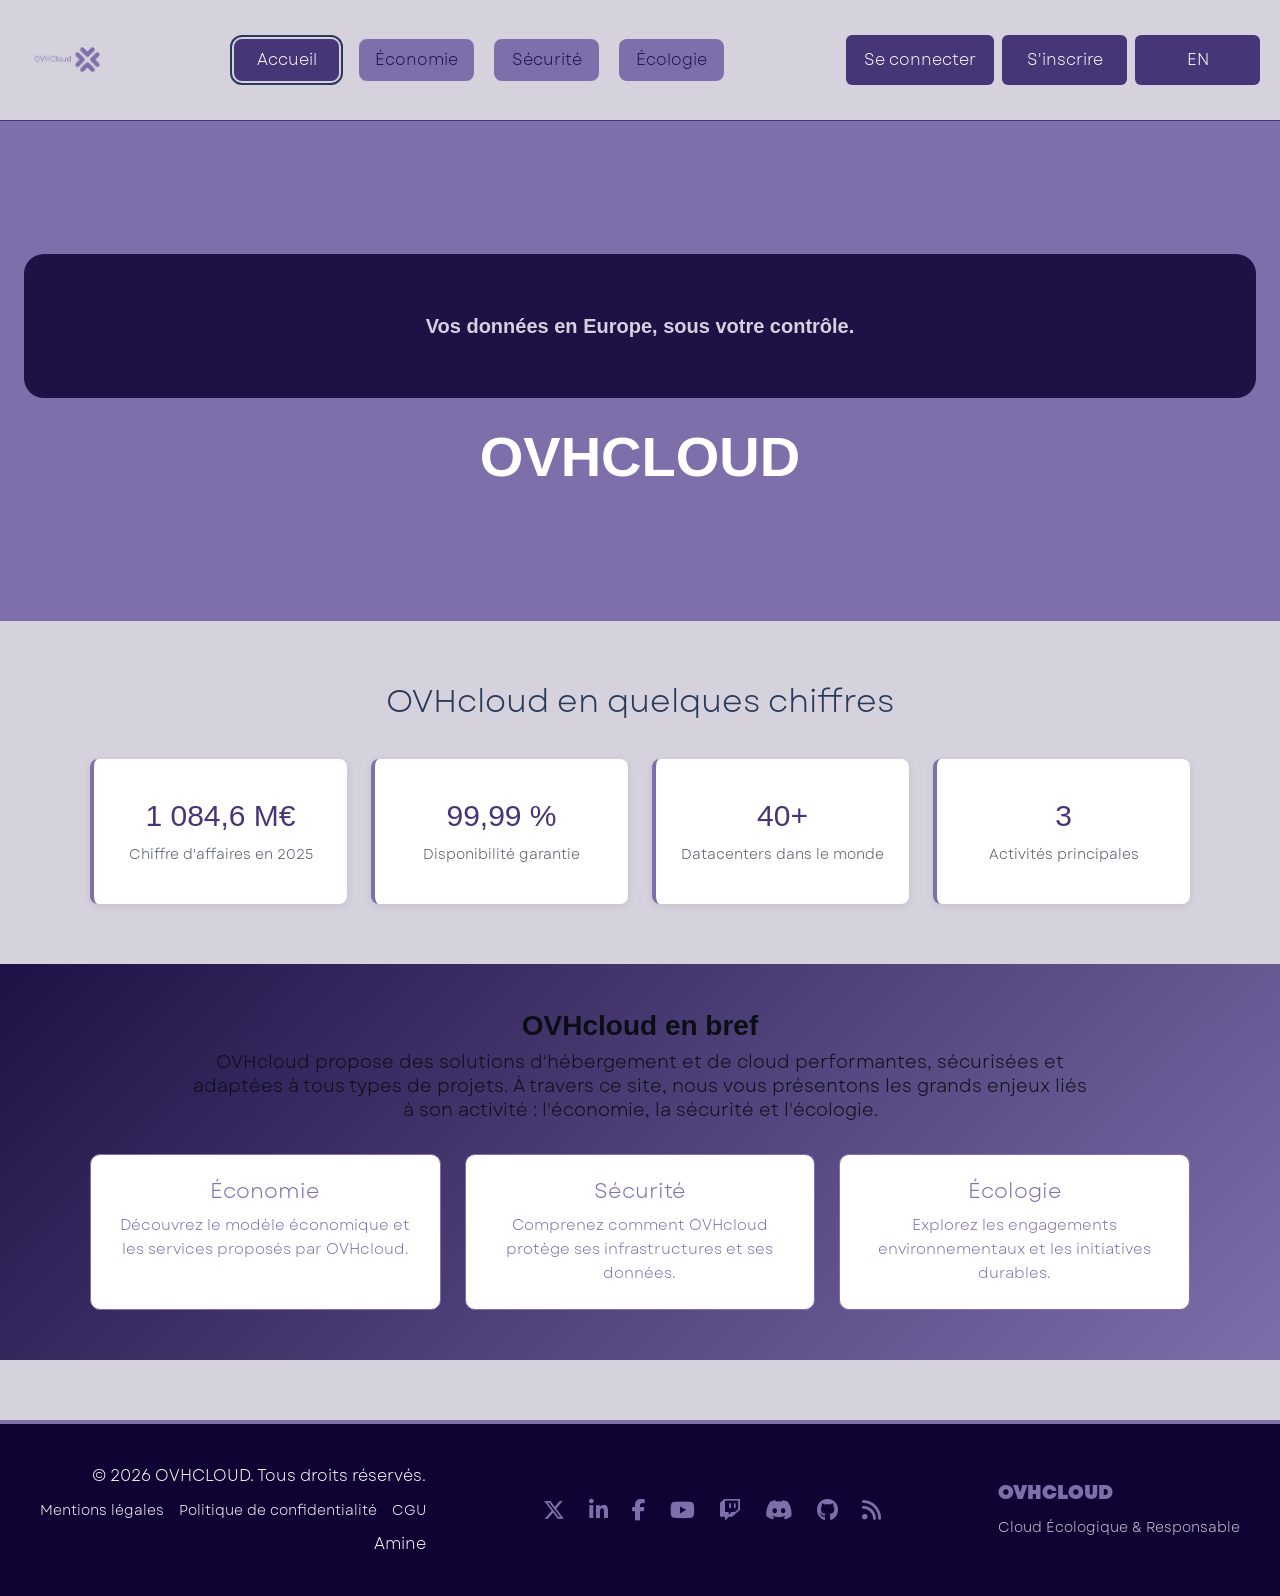
<file: index.html>
<!DOCTYPE html>
<html lang="fr">
<head>
    <meta charset="UTF-8">
    <meta name="viewport" content="width=device-width, initial-scale=1.0">
    <title>Page d'accueil</title>
    <link rel="stylesheet" href="index.css">
    <link rel="icon" type="image/x-icon" href="favicon.ico">
    <link rel="stylesheet" href="https://cdnjs.cloudflare.com/ajax/libs/font-awesome/6.5.2/css/all.min.css">
</head>
<body>
    <header class="site-header">
        <div class="header-container">
            <a class="logo" href="index.html" aria-label="Accueil - SAE S1 Groupe 14">
                <img class="logo-image" src="logo.png" alt="Logo du groupe 14">
            </a>

            <nav class="main-nav" aria-label="Navigation principale">
                <a class="active" href="index.html" aria-current="page">Accueil</a>
                <a href="economie.html">Économie</a>
                <a href="securite.html">Sécurité</a>
                <a href="pageEcolo.html">Écologie</a>
            </nav>

            <div class="header-actions">
                <a class="header-button" href="connexion.html">Se connecter</a>
                <a class="header-button" href="inscription.html">S'inscrire</a>
                <a class="header-button" href="indexenglish.html">EN</a>
            </div>
        </div>
    </header>

    <main>
        <section id="projet" class="accueil">
            <b class="introduction">Vos données en Europe, sous votre contrôle.</b>
            <h1>OVHCLOUD</h1>
        </section>

        <section class="chiffres-cles" aria-labelledby="chiffres-title">
            <div class="chiffres-container">
                <h2 id="chiffres-title">OVHcloud en quelques chiffres</h2>
                <div class="chiffres-grid">
                    <div class="chiffre-card">
                        <div class="chiffre-nombre">1 084,6 M€</div>
                        <div class="chiffre-label">Chiffre d'affaires en 2025</div>
                    </div>
                    <div class="chiffre-card">
                        <div class="chiffre-nombre">99,99 %</div>
                        <div class="chiffre-label">Disponibilité garantie</div>
                    </div>
                    <div class="chiffre-card">
                        <div class="chiffre-nombre">40+</div>
                        <div class="chiffre-label">Datacenters dans le monde</div>
                    </div>
                    <div class="chiffre-card">
                        <div class="chiffre-nombre">3</div>
                        <div class="chiffre-label">Activités principales</div>
                    </div>
                </div>
            </div>
        </section>

        <section id="decouvrir" class="info-bande" aria-label="Informations sur OVHcloud">
            <div class="info-bande-content">
                <p class="info-title">OVHcloud en bref</p>
                <p>
                    OVHcloud propose des solutions d'hébergement et de cloud performantes,
                    sécurisées et adaptées à tous types de projets. À travers ce site,
                    nous vous présentons les grands enjeux liés à son activité :
                    l'économie, la sécurité et l'écologie.
                </p>
            </div>

            <div class="info-bande-grid">
                <a class="info-card" href="economie.html">
                    <h3>Économie</h3>
                    <p>Découvrez le modèle économique et les services proposés par OVHcloud.</p>
                </a>

                <a class="info-card" href="securite.html">
                    <h3>Sécurité</h3>
                    <p>Comprenez comment OVHcloud protège ses infrastructures et ses données.</p>
                </a>

                <a class="info-card" href="pageEcolo.html">
                    <h3>Écologie</h3>
                    <p>Explorez les engagements environnementaux et les initiatives durables.</p>
                </a>
            </div>
        </section>
    </main>

    <footer class="custom-footer">
        <div class="footer-container">
            <div class="footer-right">
                <p>&copy; 2026 OVHCLOUD. Tous droits réservés.</p>
                <div class="footer-links">
                    <a href="https://www.ovhcloud.com/fr/terms-and-conditions/" target="_blank">Mentions légales</a>
                    <a href="https://www.ovhcloud.com/fr/terms-and-conditions/privacy-policy/" target="_blank">Politique de confidentialité</a>
                    <a href="https://marketplace.ovhcloud.com/fr/general-terms-of-use" target="_blank">CGU</a>
                </div>
                <p>Amine</p>
            </div>
            <div class="footer-socials">
                <a href="https://x.com/OVHcloud" target="_blank" title="X"><i class="fa-brands fa-x-twitter"></i></a>
                <a href="https://www.linkedin.com/company/ovhgroup/" target="_blank" title="LinkedIn"><i class="fa-brands fa-linkedin-in"></i></a>
                <a href="https://www.facebook.com/ovhcom/" target="_blank" title="Facebook"><i class="fa-brands fa-facebook-f"></i></a>
                <a href="https://www.youtube.com/channel/UCGl9Y5S09EX-3lLfAdWsW_A" target="_blank" title="YouTube"><i class="fa-brands fa-youtube"></i></a>
                <a href="https://www.twitch.tv/ovhcloud_com/" target="_blank" title="Twitch"><i class="fa-brands fa-twitch"></i></a>
                <a href="https://discord.com/invite/ovhcloud" target="_blank" title="Discord"><i class="fa-brands fa-discord"></i></a>
                <a href="https://github.com/ovh" target="_blank" title="GitHub"><i class="fa-brands fa-github"></i></a>
                <a href="https://blog.ovhcloud.com" target="_blank" title="Blog"><i class="fa-solid fa-rss"></i></a>
            </div>
            <div class="footer-left">
                <span class="footer-logo">OVHCLOUD</span>
                <p>Cloud Écologique &amp; Responsable</p>
            </div>
        </div>
    </footer>
</body>
</html>
</file>
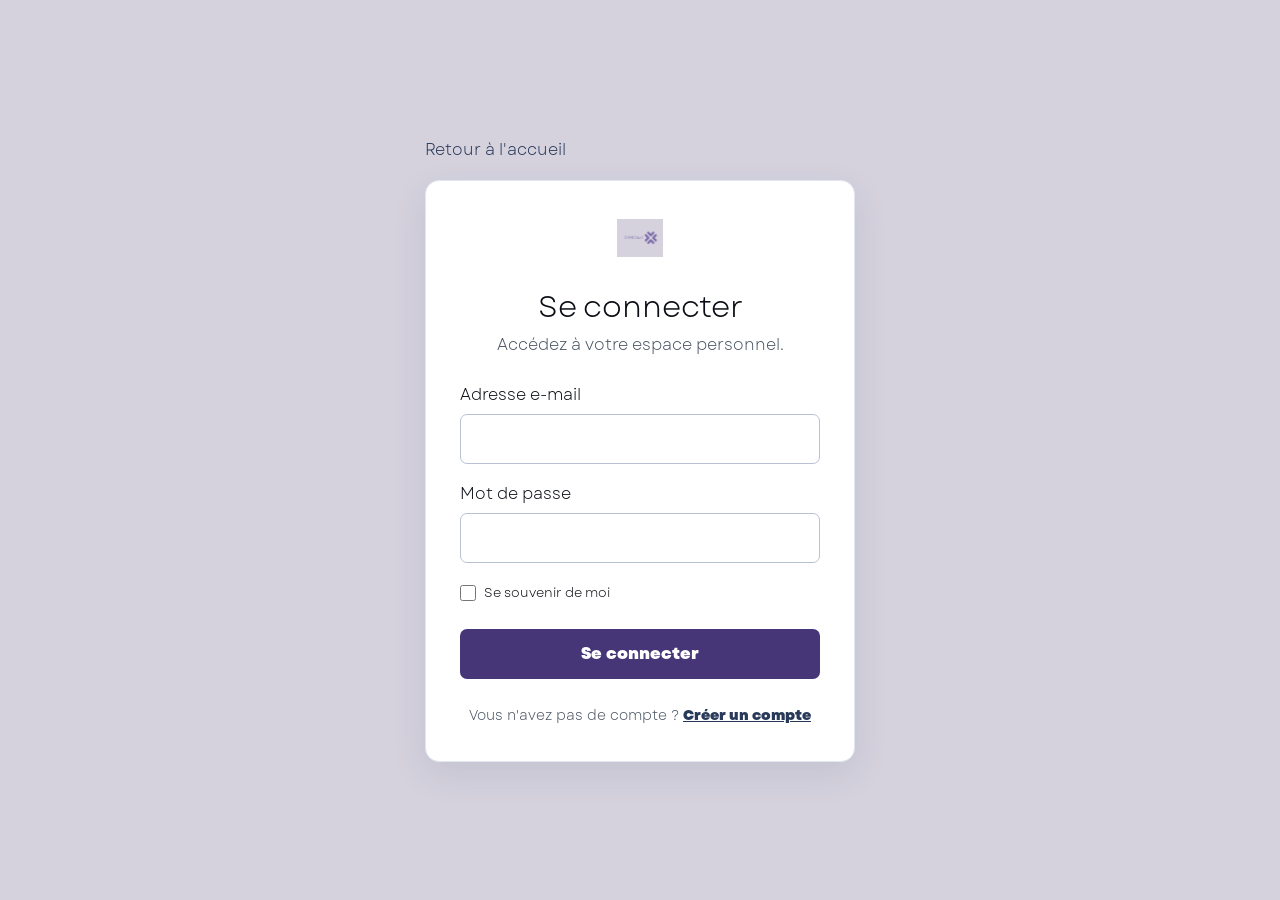
<file: connexion.html>
<!DOCTYPE html>
<html lang="fr">
<head>
    <meta charset="UTF-8">
    <meta name="viewport" content="width=device-width, initial-scale=1.0">
    <meta name="description" content="Se connecter à votre compte OVHcloud.">
    <title>OVHcloud — Se connecter</title>
    <link rel="stylesheet" href="formulaire.css">
</head>
<body>
    <main class="form-page">
        <a class="back-link" href="index.html">Retour à l'accueil</a>

        <section class="form-card" aria-labelledby="connexion-title">
            <a class="form-logo" href="index.html">
                <img src="logo.png" alt="Logo du groupe 14">
            </a>
            <h1 id="connexion-title">Se connecter</h1>
            <p class="form-intro">Accédez à votre espace personnel.</p>

            <form action="#" method="post">
                <div class="field-group">
                    <label for="email">Adresse e-mail</label>
                    <input type="text" id="email" name="email" autocomplete="email" required>
                </div>

                <div class="field-group">
                    <label for="password">Mot de passe</label>
                    <input type="password" id="password" name="password" autocomplete="current-password" required>
                </div>

                <div class="form-options">
                    <label class="checkbox-label">
                        <input type="checkbox" name="remember">
                        Se souvenir de moi
                    </label>
                </div>

                <button type="submit" class="form-button">Se connecter</button>
            </form>

            <p class="form-footer">Vous n'avez pas de compte ? <a href="inscription.html">Créer un compte</a></p>
        </section>
    </main>
</body>
</html>
</file>
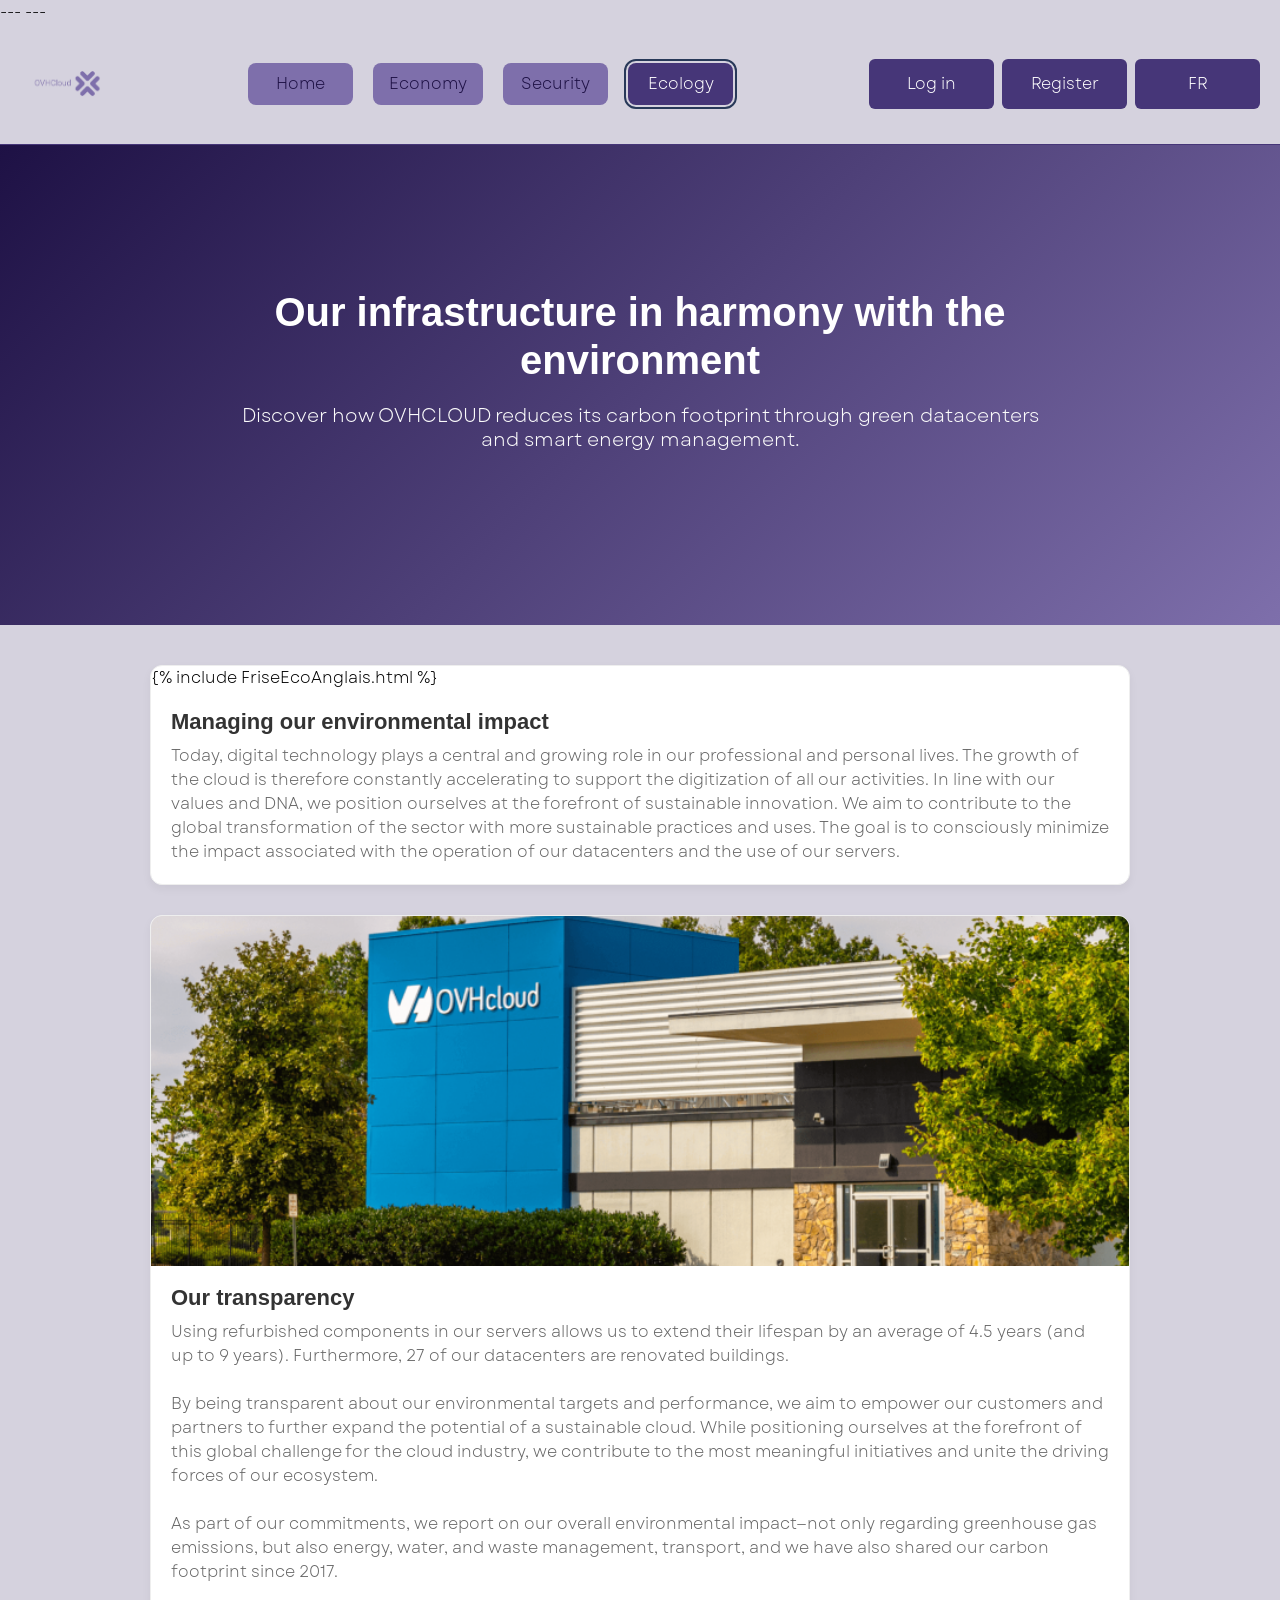
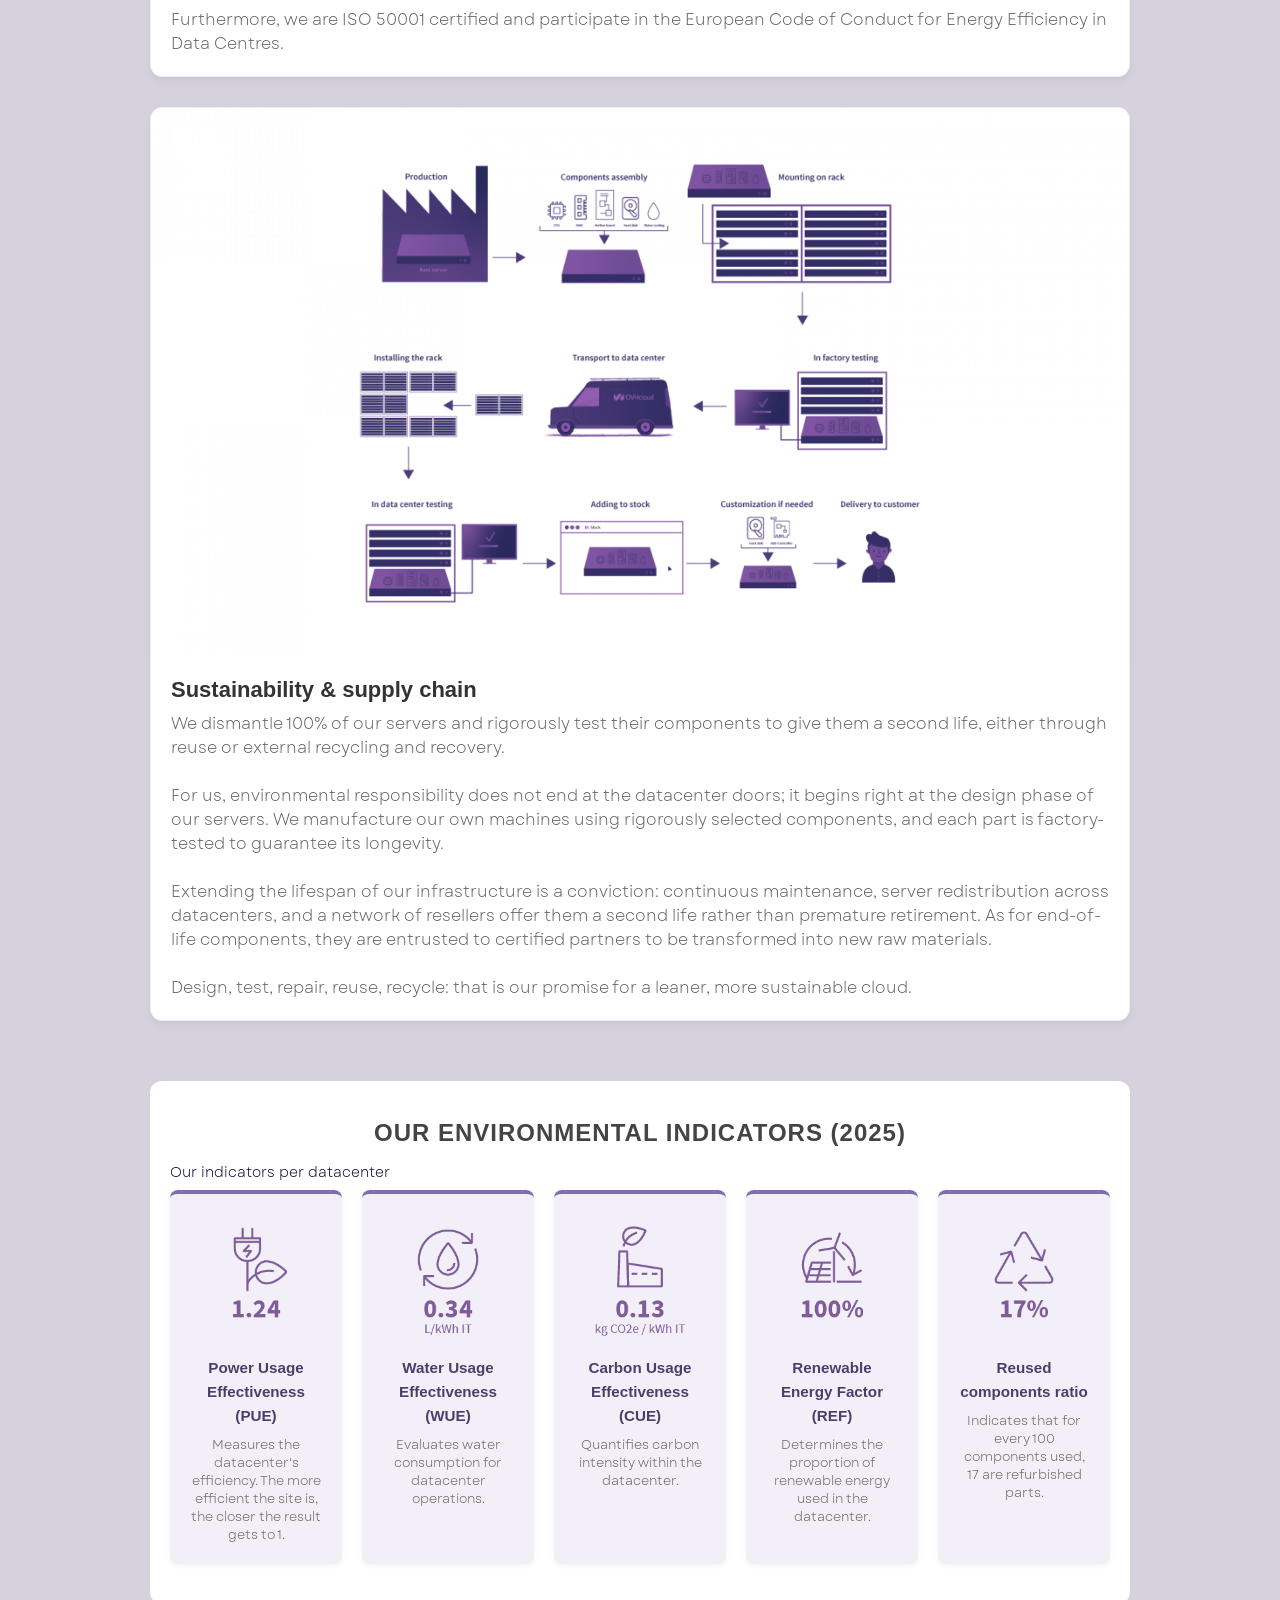
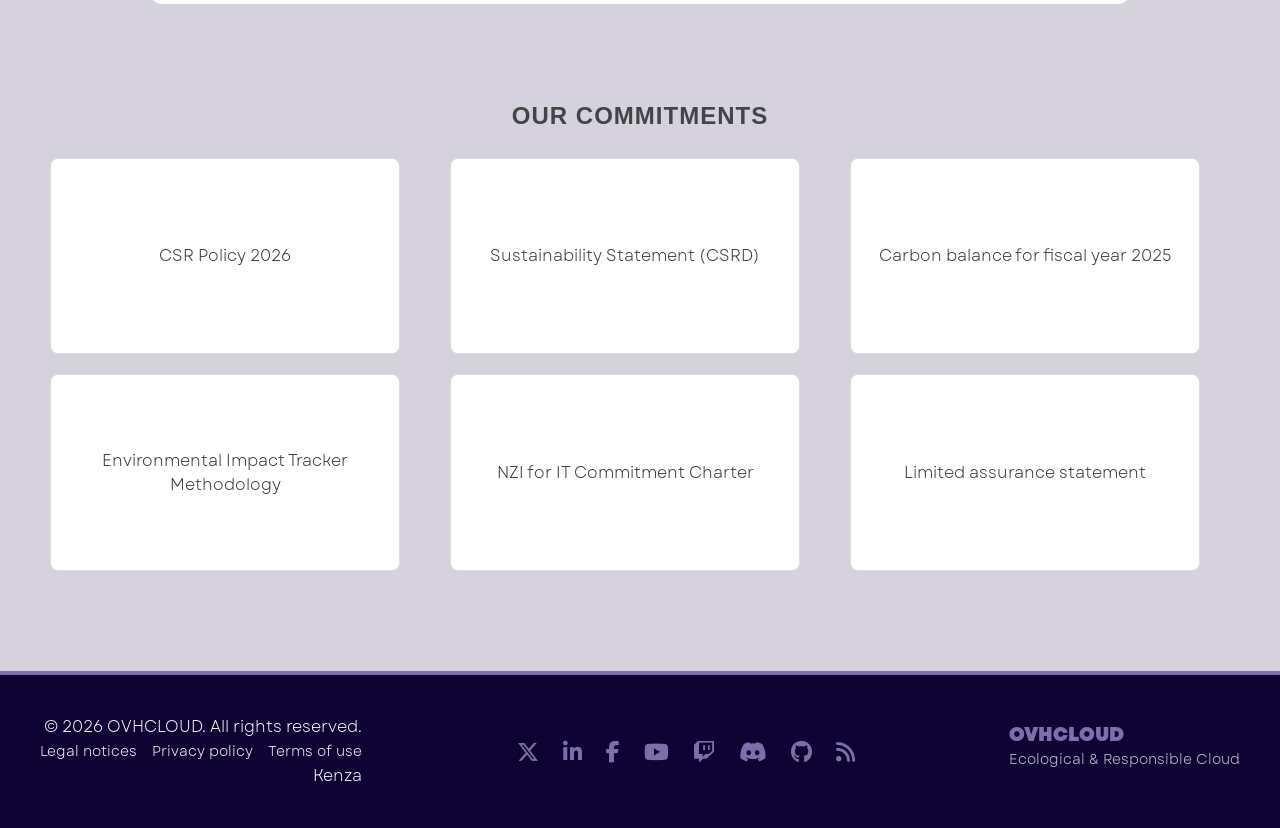
<file: ecoanglais.html>
---
---
<!DOCTYPE html>
<html lang="en">
<head>
    <meta charset="UTF-8">
    <meta name="viewport" content="width=device-width, initial-scale=1.0">
    <title>Infrastructures and Ecology</title>
    <link rel="icon" type="image/x-icon" href="favicon.ico">
    <link rel="stylesheet" href="stylesEcolo.css">
    <link rel="stylesheet" href="https://cdnjs.cloudflare.com/ajax/libs/font-awesome/6.5.2/css/all.min.css">
</head>
<body>
    <header class="site-header">
        <div class="header-container">
            <a class="logo" href="index.html" aria-label="Home - SAE S1 Group 14">
                <img class="logo-image" src="logo.png" alt="Group 14 logo">
            </a>

            <nav class="main-nav" aria-label="Main navigation">
                <a href="indexenglish.html">Home</a>
                <a href="economieanglais.html">Economy</a>
                <a href="securiteanglais.html">Security</a>
                <a class="active" href="ecoanglais.html" aria-current="page">Ecology</a>
            </nav>

            <div class="header-actions">
                <a class="header-button" href="connexion.html">Log in</a>
                <a class="header-button" href="inscription.html">Register</a>
                <a class="header-button" href="pageEcolo.html">FR</a>
            </div>
        </div>
    </header>

    <section class="hero-section">
        <div class="hero-content">
            <h1>Our infrastructure in harmony with the environment</h1>
            <p>Discover how OVHCLOUD reduces its carbon footprint through green datacenters and smart energy management.</p>
        </div>
    </section>

    <div class="main-container">
        <section class="articles-list">
            <div class="article-item">
                {% include FriseEcoAnglais.html %}
                <div class="text-block">
                    <h2>Managing our environmental impact</h2>
                    <p>
                        <!-- We design our servers to facilitate the refurbishing of their components. -->
                    Today, digital technology plays a central and growing role in our professional and personal lives. The growth of the cloud is therefore constantly accelerating to support the digitization of all our activities. In line with our values and DNA, we position ourselves at the forefront of sustainable innovation. We aim to contribute to the global transformation of the sector with more sustainable practices and uses. The goal is to consciously minimize the impact associated with the operation of our datacenters and the use of our servers.</p>
                </div>
            </div>
            <div class="article-item">
                <div class="image-placeholder">
                    <img src="images/Environment_SEO.jpg" alt="Environment SEO">
                </div>
                <div class="text-block">
                    <h2>Our transparency</h2>
                    <p>Using refurbished components in our servers allows us to extend their lifespan by an average of 4.5 years (and up to 9 years). Furthermore, 27 of our datacenters are renovated buildings.
                        <br><br>
                        By being transparent about our environmental targets and performance, we aim to empower our customers and partners to further expand the potential of a sustainable cloud. While positioning ourselves at the forefront of this global challenge for the cloud industry, we contribute to the most meaningful initiatives and unite the driving forces of our ecosystem.
                        <br><br>
                        As part of our commitments, we report on our overall environmental impact—not only regarding greenhouse gas emissions, but also energy, water, and waste management, transport, and we have also shared our carbon footprint since 2017.
                        <br><br>
                        Furthermore, we are ISO 50001 certified and participate in the European Code of Conduct for Energy Efficiency in Data Centres.</p>
                </div>
            </div>

            <div class="article-item">
                <div class="image-placeholder">
                    <img src="images/supply_chain.jpg" alt="Supply chain">
                </div>
                <div class="text-block">
                    <h2>Sustainability &amp; supply chain</h2>
                    <p>We dismantle 100% of our servers and rigorously test their components to give them a second life, either through reuse or external recycling and recovery.
                    <br><br>
                    For us, environmental responsibility does not end at the datacenter doors; it begins right at the design phase of our servers. We manufacture our own machines using rigorously selected components, and each part is factory-tested to guarantee its longevity.
                    <br><br>
                    Extending the lifespan of our infrastructure is a conviction: continuous maintenance, server redistribution across datacenters, and a network of resellers offer them a second life rather than premature retirement. As for end-of-life components, they are entrusted to certified partners to be transformed into new raw materials.
                    <br><br>
                    Design, test, repair, reuse, recycle: that is our promise for a leaner, more sustainable cloud.</p>
                </div>
            </div>
        </section>

        <section class="bottom-section">
            <h2 class="bottom-title">Our environmental indicators (2025)</h2>
            <div class="marker-link"><a href="https://www.ovhcloud.com/sites/default/files/external_files/kpis_fy25.pdf">Our indicators per datacenter</a></div>

            <div class="markers-grid">
               <div class="marker-card">
                    <img src="images/pue.jpg" alt="Marker 1" class="marker-img">
                    <h3 class="marker-title">Power Usage Effectiveness (PUE)</h3>
                    <p class="marker-text">Measures the datacenter's efficiency. The more efficient the site is, the closer the result gets to 1.</p>
                </div>
                <div class="marker-card">
                    <img src="images/wue.jpg" alt="Marker 2" class="marker-img">
                    <h3 class="marker-title">Water Usage Effectiveness (WUE)</h3>
                    <p class="marker-text">Evaluates water consumption for datacenter operations.</p>
                </div>
                <div class="marker-card">
                    <img src="images/cue.jpg" alt="Marker 3" class="marker-img">
                    <h3 class="marker-title">Carbon Usage Effectiveness (CUE)</h3>
                    <p class="marker-text">Quantifies carbon intensity within the datacenter.</p>
                </div>
                <div class="marker-card">
                    <img src="images/renewable_energy.jpg" alt="Marker 4" class="marker-img">
                    <h3 class="marker-title">Renewable Energy Factor (REF)</h3>
                    <p class="marker-text">Determines the proportion of renewable energy used in the datacenter.</p>
                </div>
                <div class="marker-card">
                    <img src="images/reused_components.jpg" alt="Marker 5" class="marker-img">
                    <h3 class="marker-title">Reused components ratio</h3>
                    <p class="marker-text">Indicates that for every 100 components used, 17 are refurbished parts.</p>
                </div>
            </div>
        </section>
    </div>

    <div class="page-container">
        <header class="category-header">
            <h2 class="bottom-title">Our commitments</h2>
        </header>

        <main class="docs-grid">
            <a href="https://corporate.ovhcloud.com/sites/default/files/2025-12/politique_rse_fr_fy26.pdf" class="doc-card"><span>CSR Policy 2026</span></a>
            <a href="https://corporate.ovhcloud.com/sites/default/files/2025-11/urd_p51-163.pdf" class="doc-card"><span>Sustainability Statement (CSRD)</span></a>
            <a href="https://corporate.ovhcloud.com/sites/default/files/2025-11/carbon_balance_2025_ovhcloud_fr_1.pdf" class="doc-card"><span>Carbon balance for fiscal year 2025</span></a>
            <a href="https://corporate.ovhcloud.com/sites/default/files/2025-10/methodology_-_environmental_impact_tracker_fr.pdf" class="doc-card"><span>Environmental Impact Tracker Methodology</span></a>
            <a href="https://corporate.ovhcloud.com/sites/default/files/2024-02/carbone_4_nzi4it_charte_engagement.pdf" class="doc-card"><span>NZI for IT Commitment Charter</span></a>
            <a href="https://corporate.ovhcloud.com/sites/default/files/2025-01/2024-11_-_ovhcloud_-_ghg_emissions_limited_assurance.pdf" class="doc-card"><span>Limited assurance statement</span></a>
        </main>
    </div>

    <footer class="custom-footer">
        <div class="footer-container">
            <div class="footer-right">
                <p>&copy; 2026 OVHCLOUD. All rights reserved.</p>
                <div class="footer-links">
                    <a href="https://www.ovhcloud.com/en/terms-and-conditions/" target="_blank">Legal notices</a>
                    <a href="https://www.ovhcloud.com/en/terms-and-conditions/privacy-policy/" target="_blank">Privacy policy</a>
                    <a href="https://marketplace.ovhcloud.com/en/general-terms-of-use" target="_blank">Terms of use</a>
                </div>
                <p>Kenza</p>
            </div>
            <div class="footer-socials">
                <a href="https://x.com/OVHcloud" target="_blank" title="X"><i class="fa-brands fa-x-twitter"></i></a>
                <a href="https://www.linkedin.com/company/ovhgroup/" target="_blank" title="LinkedIn"><i class="fa-brands fa-linkedin-in"></i></a>
                <a href="https://www.facebook.com/ovhcom/" target="_blank" title="Facebook"><i class="fa-brands fa-facebook-f"></i></a>
                <a href="https://www.youtube.com/channel/UCGl9Y5S09EX-3lLfAdWsW_A" target="_blank" title="YouTube"><i class="fa-brands fa-youtube"></i></a>
                <a href="https://www.twitch.tv/ovhcloud_com/" target="_blank" title="Twitch"><i class="fa-brands fa-twitch"></i></a>
                <a href="https://discord.com/invite/ovhcloud" target="_blank" title="Discord"><i class="fa-brands fa-discord"></i></a>
                <a href="https://github.com/ovh" target="_blank" title="GitHub"><i class="fa-brands fa-github"></i></a>
                <a href="https://blog.ovhcloud.com" target="_blank" title="Blog"><i class="fa-solid fa-rss"></i></a>
            </div>
            <div class="footer-left">
                <span class="footer-logo">OVHCLOUD</span>
                <p>Ecological &amp; Responsible Cloud</p>
            </div>
        </div>
    </footer>
</body>
</html>
</file>
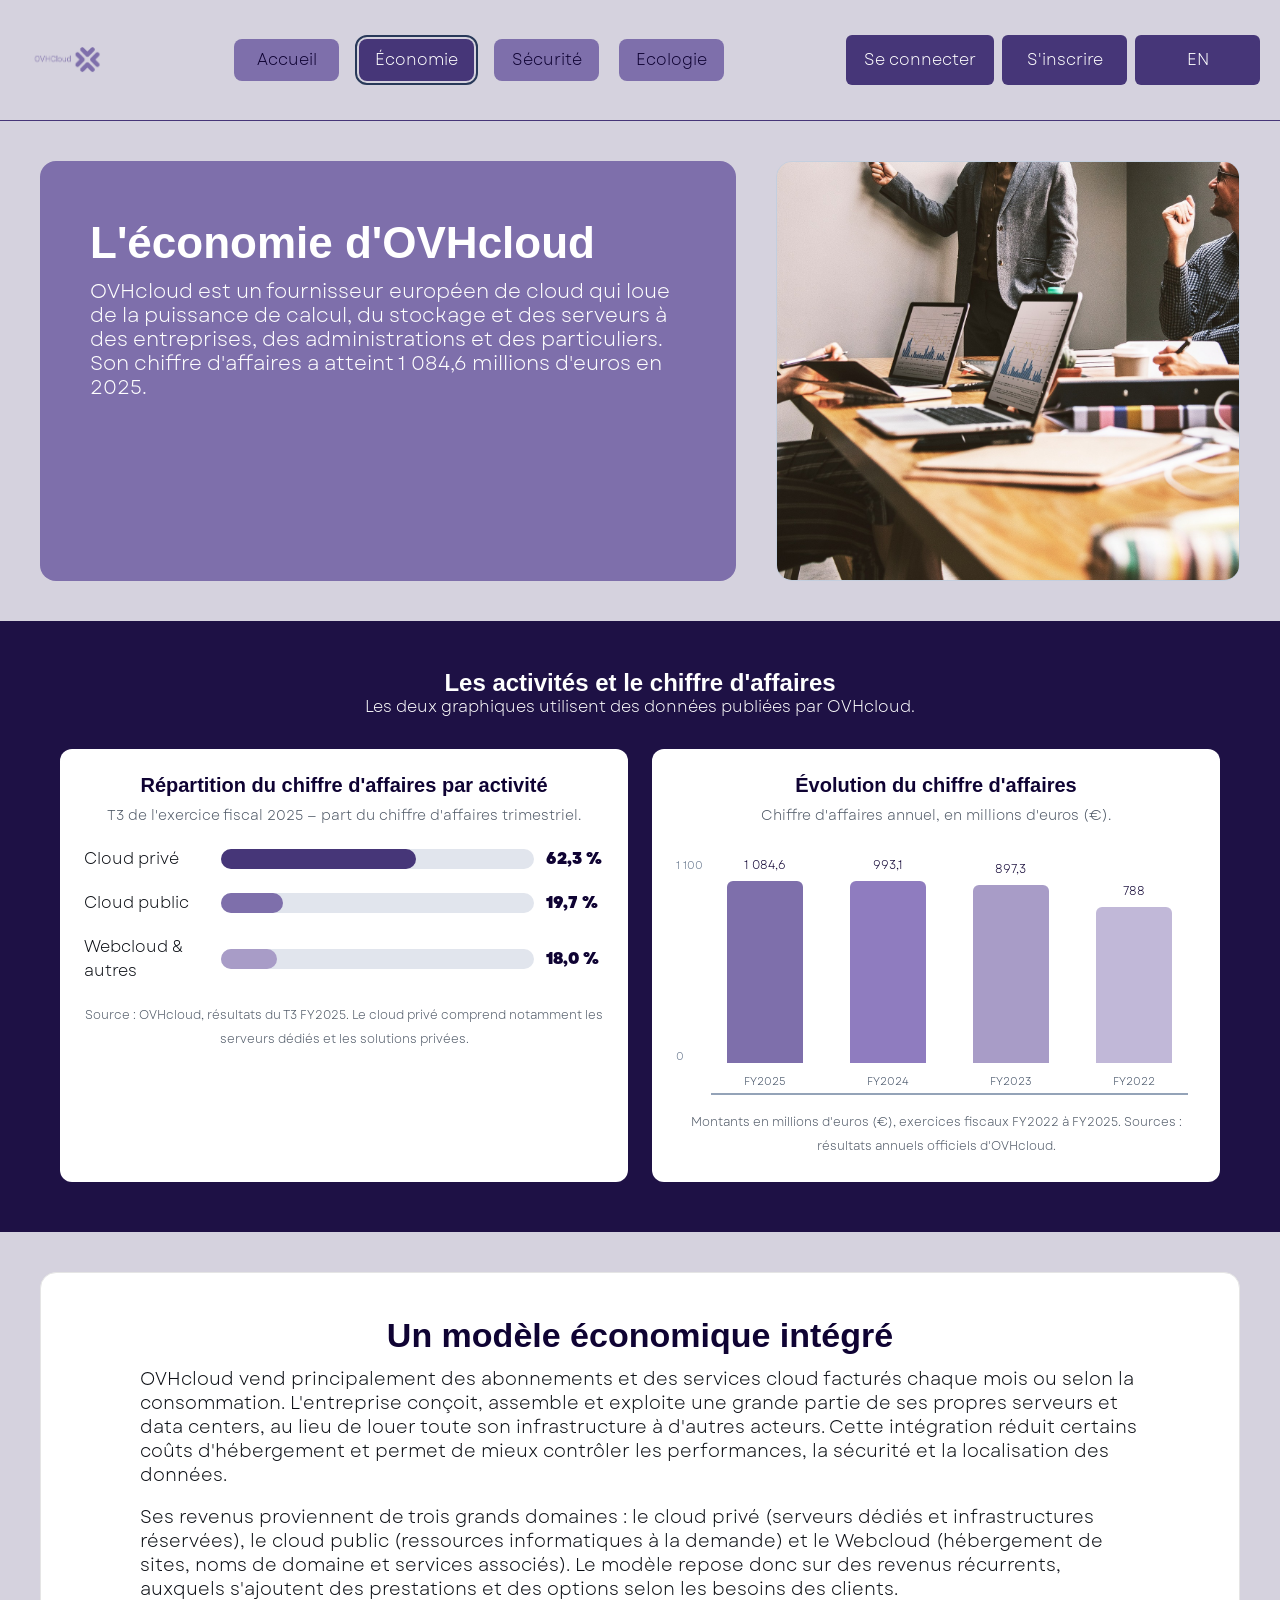
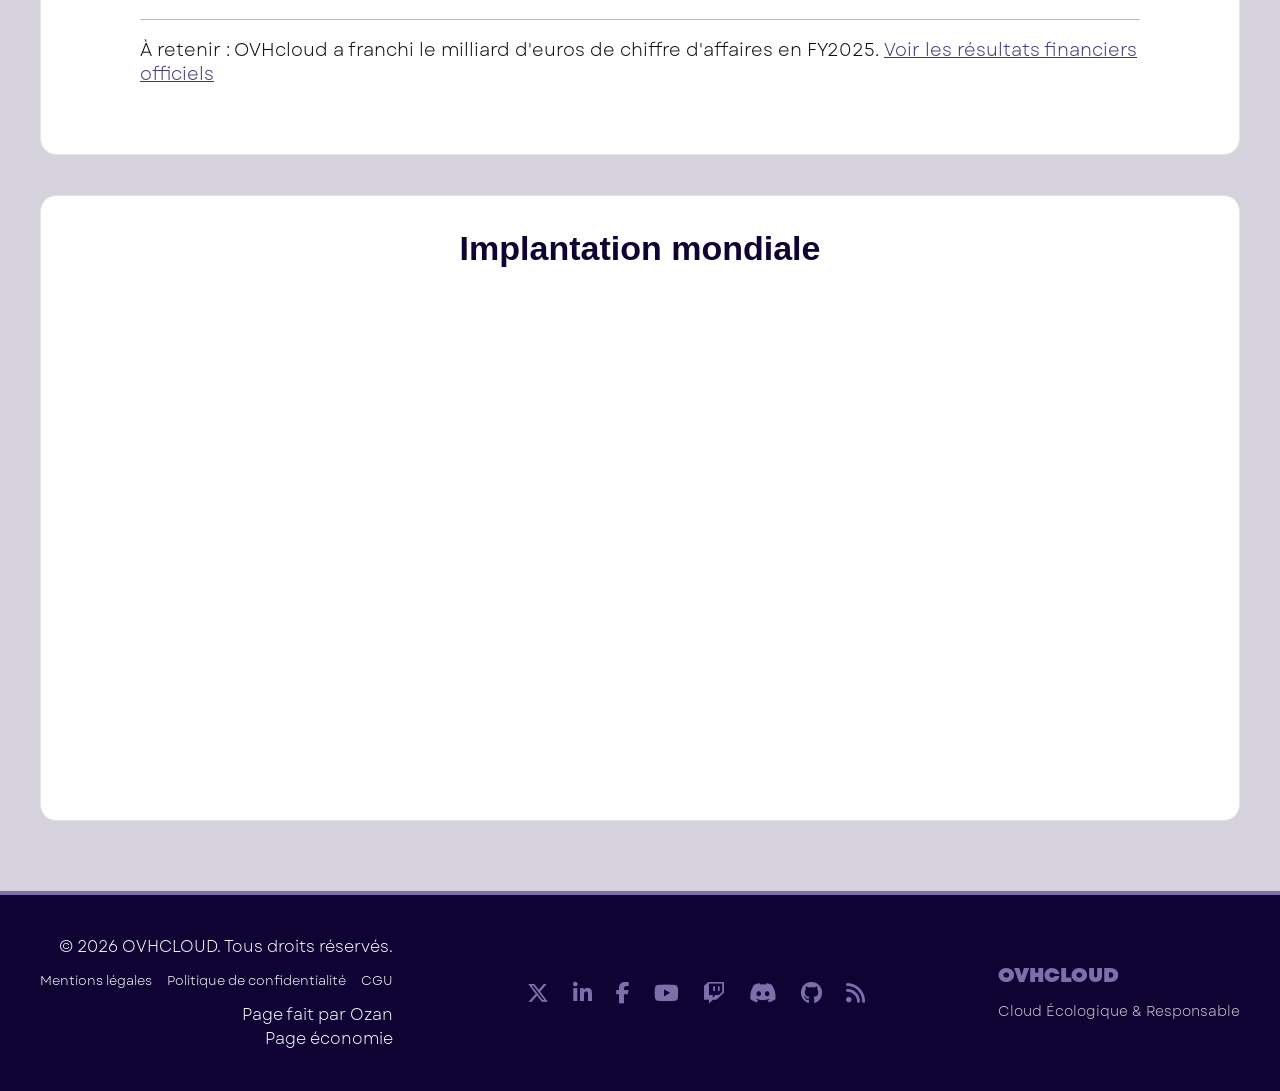
<file: economie.html>
<!DOCTYPE html>
<html lang="fr">
<head>
    <meta charset="UTF-8">
    <meta name="viewport" content="width=device-width, initial-scale=1.0">
    <meta name="description" content="L'économie d'OVHcloud et son implantation mondiale.">
    <title>OVHcloud - Économie</title>
    <link rel="icon" type="image/x-icon" href="favicon.ico">
    <link rel="stylesheet" href="economie.css">
    <link rel="stylesheet" href="https://cdnjs.cloudflare.com/ajax/libs/font-awesome/6.5.2/css/all.min.css">
</head>
<body>
    <header class="site-header">
        <div class="header-container">
            <a class="logo" href="index.html" aria-label="Accueil - SAE S1 Groupe 14">
                <img class="logo-image" src="logo.png" alt="Logo du groupe 14">
            </a>

            <nav class="main-nav" aria-label="Navigation principale">
                <a href="index.html">Accueil</a>
                <a class="active" href="economie.html" aria-current="page">Économie</a>
                <a href="securite.html">Sécurité</a>
                <a href="pageEcolo.html">Ecologie</a>
            </nav>

            <div class="header-actions">
                <a class="header-button" href="connexion.html">Se connecter</a>
                <a class="header-button" href="inscription.html">S'inscrire</a>
                <a class="header-button" href="economieanglais.html">EN</a>
            </div>
        </div>
    </header>

    <main>
        <section class="intro section-container" id="presentation">
            <div class="intro-text">
                <h1>L'économie d'OVHcloud</h1>
                <p>
                    OVHcloud est un fournisseur européen de cloud qui loue de la puissance de calcul,
                    du stockage et des serveurs à des entreprises, des administrations et des particuliers.
                    Son chiffre d'affaires a atteint 1 084,6 millions d'euros en 2025.
                </p>
            </div>
            <div class="intro-image" role="img" aria-label="Centre de données OVHcloud">
                <img src="locaux.png" alt="Locaux OVHcloud">
            </div>
        </section>

        <section class="graph-section" id="graphique">
            <div class="section-container">
                <h2>Les activités et le chiffre d'affaires</h2>
                <p class="section-intro">Les deux graphiques utilisent des données publiées par OVHcloud.</p>

                <div class="charts-grid">
                    <div class="chart-panel">
                        <h3>Répartition du chiffre d'affaires par activité</h3>
                        <p class="chart-description">T3 de l'exercice fiscal 2025 — part du chiffre d'affaires trimestriel.</p>
                        <div class="chart" role="img" aria-label="Répartition du chiffre d'affaires au troisième trimestre 2025">
                            <div class="bar-line">
                                <span>Cloud privé</span>
                                <div class="bar-background"><i class="bar private"></i></div>
                                <strong>62,3 %</strong>
                            </div>
                            <div class="bar-line">
                                <span>Cloud public</span>
                                <div class="bar-background"><i class="bar public"></i></div>
                                <strong>19,7 %</strong>
                            </div>
                            <div class="bar-line">
                                <span>Webcloud &amp; autres</span>
                                <div class="bar-background"><i class="bar other"></i></div>
                                <strong>18,0 %</strong>
                            </div>
                        </div>
                        <p class="note">Source : OVHcloud, résultats du T3 FY2025. Le cloud privé comprend notamment les serveurs dédiés et les solutions privées.</p>
                    </div>

                    <div class="chart-panel">
                        <h3>Évolution du chiffre d'affaires</h3>
                        <p class="chart-description">Chiffre d'affaires annuel, en millions d'euros (€).</p>
                        <div class="chart revenue-chart" role="img" aria-label="Évolution du chiffre d'affaires annuel d'OVHcloud en millions d'euros">
                            <div class="revenue-axis"><span>1 100</span><span>0</span></div>
                            <div class="revenue-bars">
                                <div class="revenue-column"><div class="revenue-value">1 084,6</div><i class="revenue-bar fy25"></i><span>FY2025</span></div>
                                <div class="revenue-column"><div class="revenue-value">993,1</div><i class="revenue-bar fy24"></i><span>FY2024</span></div>
                                <div class="revenue-column"><div class="revenue-value">897,3</div><i class="revenue-bar fy23"></i><span>FY2023</span></div>
                                <div class="revenue-column"><div class="revenue-value">788</div><i class="revenue-bar fy22"></i><span>FY2022</span></div>
                            </div>
                        </div>
                        <p class="note">Montants en millions d'euros (€), exercices fiscaux FY2022 à FY2025. Sources : résultats annuels officiels d'OVHcloud.</p>
                    </div>
                </div>
            </div>
        </section>

        <section class="content-card section-container" id="services">
            <h2>Un modèle économique intégré</h2>
            <p>
                OVHcloud vend principalement des abonnements et des services cloud facturés chaque mois ou selon la consommation.
                L'entreprise conçoit, assemble et exploite une grande partie de ses propres serveurs et data centers, au lieu de louer toute son infrastructure à d'autres acteurs.
                Cette intégration réduit certains coûts d'hébergement et permet de mieux contrôler les performances, la sécurité et la localisation des données.
            </p>
            <p>
                Ses revenus proviennent de trois grands domaines : le cloud privé (serveurs dédiés et infrastructures réservées),
                le cloud public (ressources informatiques à la demande) et le Webcloud (hébergement de sites, noms de domaine et services associés).
                Le modèle repose donc sur des revenus récurrents, auxquels s'ajoutent des prestations et des options selon les besoins des clients.
            </p>
            <p class="source-link">
                À retenir : OVHcloud a franchi le milliard d'euros de chiffre d'affaires en FY2025.
                <a href="https://corporate.ovhcloud.com/en/newsroom/news/financial-results-fy25/" target="_blank" rel="noopener">Voir les résultats financiers officiels</a>
            </p>
        </section>

        <section class="map-section section-container" id="carte" aria-labelledby="map-title">
            <h2 id="map-title">Implantation mondiale</h2>
            <iframe src="https://www.google.com/maps/d/u/0/embed?mid=1gpzkCpYab9av4ZhVp4ZRx8ejCZEc98o&ehbc=2E312F&noprof=1" width="640" height="480"></iframe>
        </section>
    </main>

    <footer class="custom-footer">
        <div class="footer-container">
            <div class="footer-right">
                <p>&copy; 2026 OVHCLOUD. Tous droits réservés.</p>
                <div class="footer-links">
                    <a href="https://www.ovhcloud.com/fr/terms-and-conditions/" target="_blank">Mentions légales</a>
                    <a href="https://www.ovhcloud.com/fr/terms-and-conditions/privacy-policy/" target="_blank">Politique de confidentialité</a>
                    <a href="https://marketplace.ovhcloud.com/fr/general-terms-of-use" target="_blank">CGU</a>
                </div>
                <p>Page fait par Ozan</p>
                <p>Page économie</p>
            </div>
            <div class="footer-socials">
                <a href="https://x.com/OVHcloud" target="_blank" title="X"><i class="fa-brands fa-x-twitter"></i></a>
                <a href="https://www.linkedin.com/company/ovhgroup/" target="_blank" title="LinkedIn"><i class="fa-brands fa-linkedin-in"></i></a>
                <a href="https://www.facebook.com/ovhcom/" target="_blank" title="Facebook"><i class="fa-brands fa-facebook-f"></i></a>
                <a href="https://www.youtube.com/channel/UCGl9Y5S09EX-3lLfAdWsW_A" target="_blank" title="YouTube"><i class="fa-brands fa-youtube"></i></a>
                <a href="https://www.twitch.tv/ovhcloud_com/" target="_blank" title="Twitch"><i class="fa-brands fa-twitch"></i></a>
                <a href="https://discord.com/invite/ovhcloud" target="_blank" title="Discord"><i class="fa-brands fa-discord"></i></a>
                <a href="https://github.com/ovh" target="_blank" title="GitHub"><i class="fa-brands fa-github"></i></a>
                <a href="https://blog.ovhcloud.com" target="_blank" title="Blog"><i class="fa-solid fa-rss"></i></a>
            </div>
            <div class="footer-left">
                <span class="footer-logo">OVHCLOUD</span>
                <p>Cloud Écologique &amp; Responsable</p>
            </div>
        </div>
    </footer>
</body>
</html>
</file>
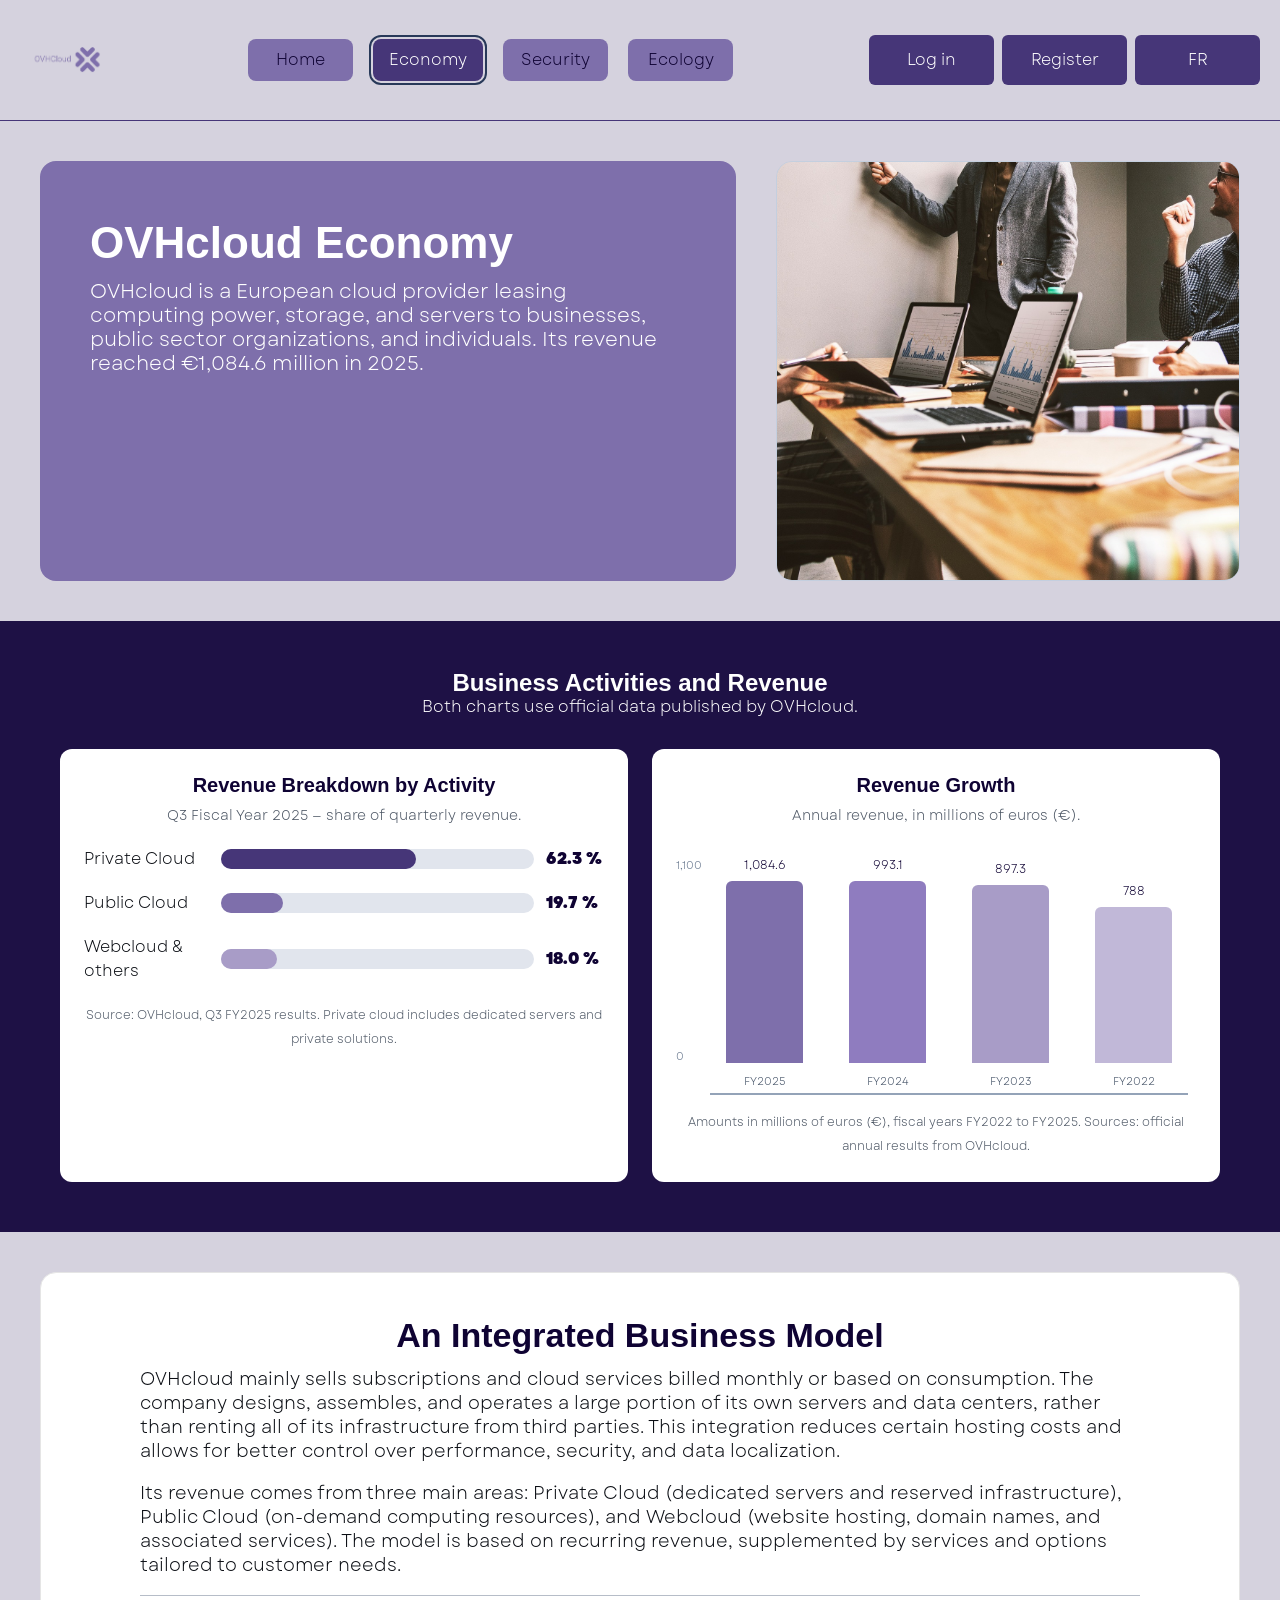
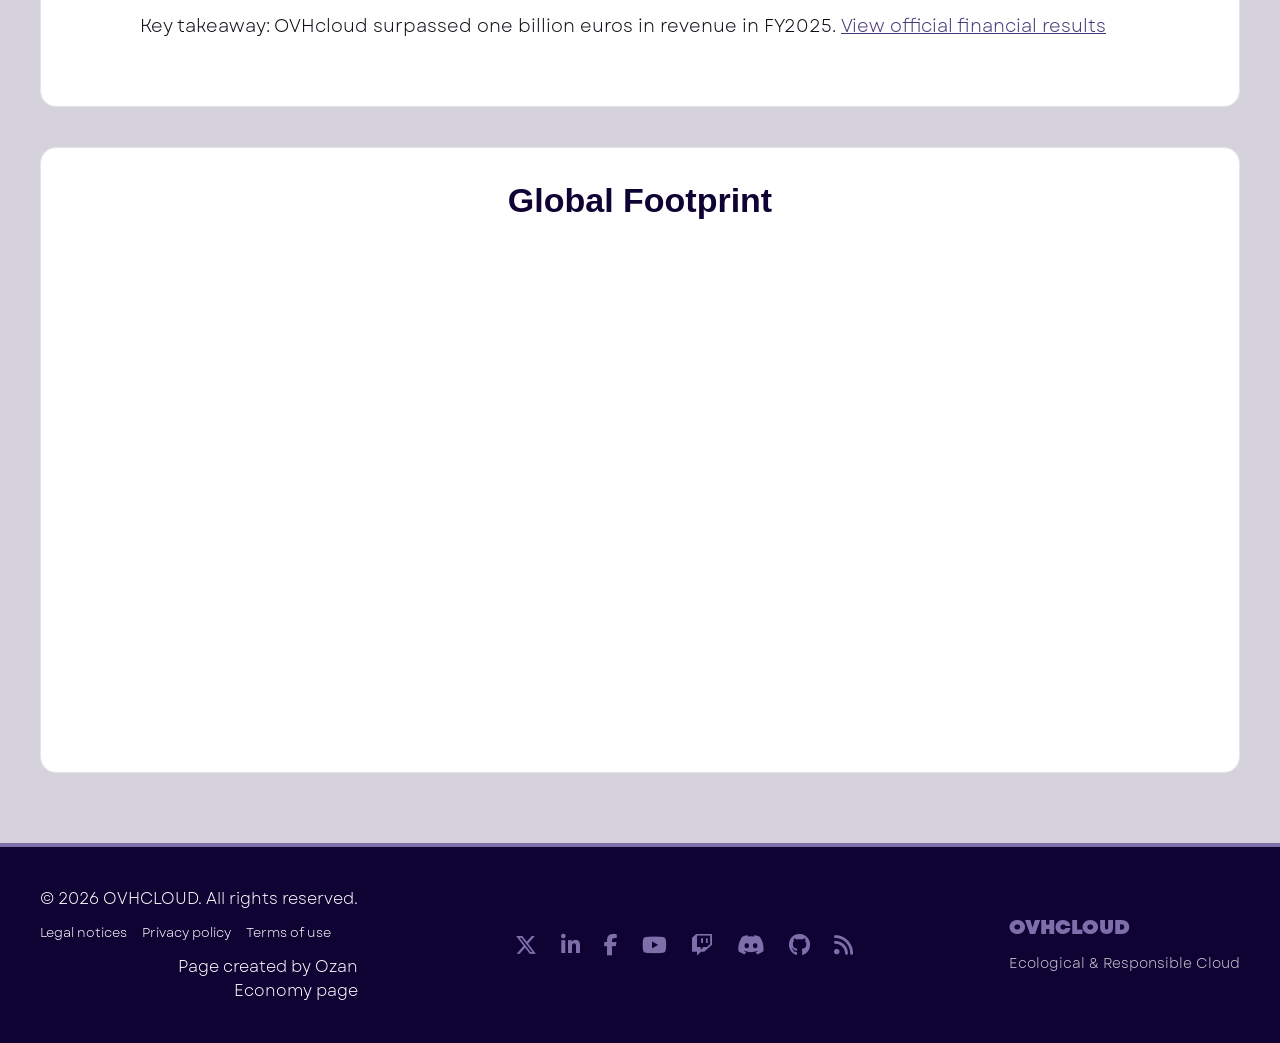
<file: economieanglais.html>
<!DOCTYPE html>
<html lang="en">
<head>
    <meta charset="UTF-8">
    <meta name="viewport" content="width=device-width, initial-scale=1.0">
    <meta name="description" content="OVHcloud economy and global footprint.">
    <title>OVHcloud - Economy</title>
    <link rel="icon" type="image/x-icon" href="favicon.ico">
    <link rel="stylesheet" href="economie.css">
    <link rel="stylesheet" href="https://cdnjs.cloudflare.com/ajax/libs/font-awesome/6.5.2/css/all.min.css">
</head>
<body>
    <header class="site-header">
        <div class="header-container">
            <a class="logo" href="index.html" aria-label="Home - SAE S1 Group 14">
                <img class="logo-image" src="logo.png" alt="Group 14 logo">
            </a>

            <nav class="main-nav" aria-label="Main navigation">
                <a href="indexenglish.html">Home</a>
                <a class="active" href="economieanglais.html" aria-current="page">Economy</a>
                <a href="securiteanglais.html">Security</a>
                <a href="ecoanglais.html">Ecology</a>
            </nav>

            <div class="header-actions">
                <a class="header-button" href="connexion.html">Log in</a>
                <a class="header-button" href="inscription.html">Register</a>
                <a class="header-button" href="economie.html">FR</a>
            </div>
        </div>
    </header>

    <main>
        <section class="intro section-container" id="presentation">
            <div class="intro-text">
                <h1>OVHcloud Economy</h1>
                <p>
                    OVHcloud is a European cloud provider leasing computing power,
                    storage, and servers to businesses, public sector organizations, and individuals.
                    Its revenue reached €1,084.6 million in 2025.
                </p>
            </div>
            <div class="intro-image" role="img" aria-label="OVHcloud data center">
                <img src="locaux.png" alt="OVHcloud facilities">
            </div>
        </section>

        <section class="graph-section" id="graphique">
            <div class="section-container">
                <h2>Business Activities and Revenue</h2>
                <p class="section-intro">Both charts use official data published by OVHcloud.</p>

                <div class="charts-grid">
                    <div class="chart-panel">
                        <h3>Revenue Breakdown by Activity</h3>
                        <p class="chart-description">Q3 Fiscal Year 2025 — share of quarterly revenue.</p>
                        <div class="chart" role="img" aria-label="Revenue breakdown in the third quarter of 2025">
                            <div class="bar-line">
                                <span>Private Cloud</span>
                                <div class="bar-background"><i class="bar private"></i></div>
                                <strong>62.3 %</strong>
                            </div>
                            <div class="bar-line">
                                <span>Public Cloud</span>
                                <div class="bar-background"><i class="bar public"></i></div>
                                <strong>19.7 %</strong>
                            </div>
                            <div class="bar-line">
                                <span>Webcloud &amp; others</span>
                                <div class="bar-background"><i class="bar other"></i></div>
                                <strong>18.0 %</strong>
                            </div>
                        </div>
                        <p class="note">Source: OVHcloud, Q3 FY2025 results. Private cloud includes dedicated servers and private solutions.</p>
                    </div>

                    <div class="chart-panel">
                        <h3>Revenue Growth</h3>
                        <p class="chart-description">Annual revenue, in millions of euros (€).</p>
                        <div class="chart revenue-chart" role="img" aria-label="OVHcloud annual revenue growth in millions of euros">
                            <div class="revenue-axis"><span>1,100</span><span>0</span></div>
                            <div class="revenue-bars">
                                <div class="revenue-column"><div class="revenue-value">1,084.6</div><i class="revenue-bar fy25"></i><span>FY2025</span></div>
                                <div class="revenue-column"><div class="revenue-value">993.1</div><i class="revenue-bar fy24"></i><span>FY2024</span></div>
                                <div class="revenue-column"><div class="revenue-value">897.3</div><i class="revenue-bar fy23"></i><span>FY2023</span></div>
                                <div class="revenue-column"><div class="revenue-value">788</div><i class="revenue-bar fy22"></i><span>FY2022</span></div>
                            </div>
                        </div>
                        <p class="note">Amounts in millions of euros (€), fiscal years FY2022 to FY2025. Sources: official annual results from OVHcloud.</p>
                    </div>
                </div>
            </div>
        </section>

        <section class="content-card section-container" id="services">
            <h2>An Integrated Business Model</h2>
            <p>
                OVHcloud mainly sells subscriptions and cloud services billed monthly or based on consumption.
                The company designs, assembles, and operates a large portion of its own servers and data centers, rather than renting all of its infrastructure from third parties.
                This integration reduces certain hosting costs and allows for better control over performance, security, and data localization.
            </p>
            <p>
                Its revenue comes from three main areas: Private Cloud (dedicated servers and reserved infrastructure),
                Public Cloud (on-demand computing resources), and Webcloud (website hosting, domain names, and associated services).
                The model is based on recurring revenue, supplemented by services and options tailored to customer needs.
            </p>
            <p class="source-link">
               Key takeaway: OVHcloud surpassed one billion euros in revenue in FY2025.
                <a href="https://corporate.ovhcloud.com/en/newsroom/news/financial-results-fy25/" target="_blank" rel="noopener">View official financial results</a>
            </p>
        </section>

        <section class="map-section section-container" id="carte" aria-labelledby="map-title">
            <h2 id="map-title">Global Footprint</h2>
            <iframe src="https://www.google.com/maps/d/u/0/embed?mid=1gpzkCpYab9av4ZhVp4ZRx8ejCZEc98o&ehbc=2E312F" title="OVHcloud locations map" loading="lazy"></iframe>
        </section>
    </main>

    <footer class="custom-footer">
        <div class="footer-container">
            <div class="footer-right">
                <p>&copy; 2026 OVHCLOUD. All rights reserved.</p>
                <div class="footer-links">
                    <a href="https://www.ovhcloud.com/en/terms-and-conditions/" target="_blank">Legal notices</a>
                    <a href="https://www.ovhcloud.com/en/terms-and-conditions/privacy-policy/" target="_blank">Privacy policy</a>
                    <a href="https://marketplace.ovhcloud.com/en/general-terms-of-use" target="_blank">Terms of use</a>
                </div>
                <p>Page created by Ozan</p>
                <p>Economy page</p>
            </div>
            <div class="footer-socials">
                <a href="https://x.com/OVHcloud" target="_blank" title="X"><i class="fa-brands fa-x-twitter"></i></a>
                <a href="https://www.linkedin.com/company/ovhgroup/" target="_blank" title="LinkedIn"><i class="fa-brands fa-linkedin-in"></i></a>
                <a href="https://www.facebook.com/ovhcom/" target="_blank" title="Facebook"><i class="fa-brands fa-facebook-f"></i></a>
                <a href="https://www.youtube.com/channel/UCGl9Y5S09EX-3lLfAdWsW_A" target="_blank" title="YouTube"><i class="fa-brands fa-youtube"></i></a>
                <a href="https://www.twitch.tv/ovhcloud_com/" target="_blank" title="Twitch"><i class="fa-brands fa-twitch"></i></a>
                <a href="https://discord.com/invite/ovhcloud" target="_blank" title="Discord"><i class="fa-brands fa-discord"></i></a>
                <a href="https://github.com/ovh" target="_blank" title="GitHub"><i class="fa-brands fa-github"></i></a>
                <a href="https://blog.ovhcloud.com" target="_blank" title="Blog"><i class="fa-solid fa-rss"></i></a>
            </div>
            <div class="footer-left">
                <span class="footer-logo">OVHCLOUD</span>
                <p>Ecological &amp; Responsible Cloud</p>
            </div>
        </div>
    </footer>
</body>
</html>
</file>
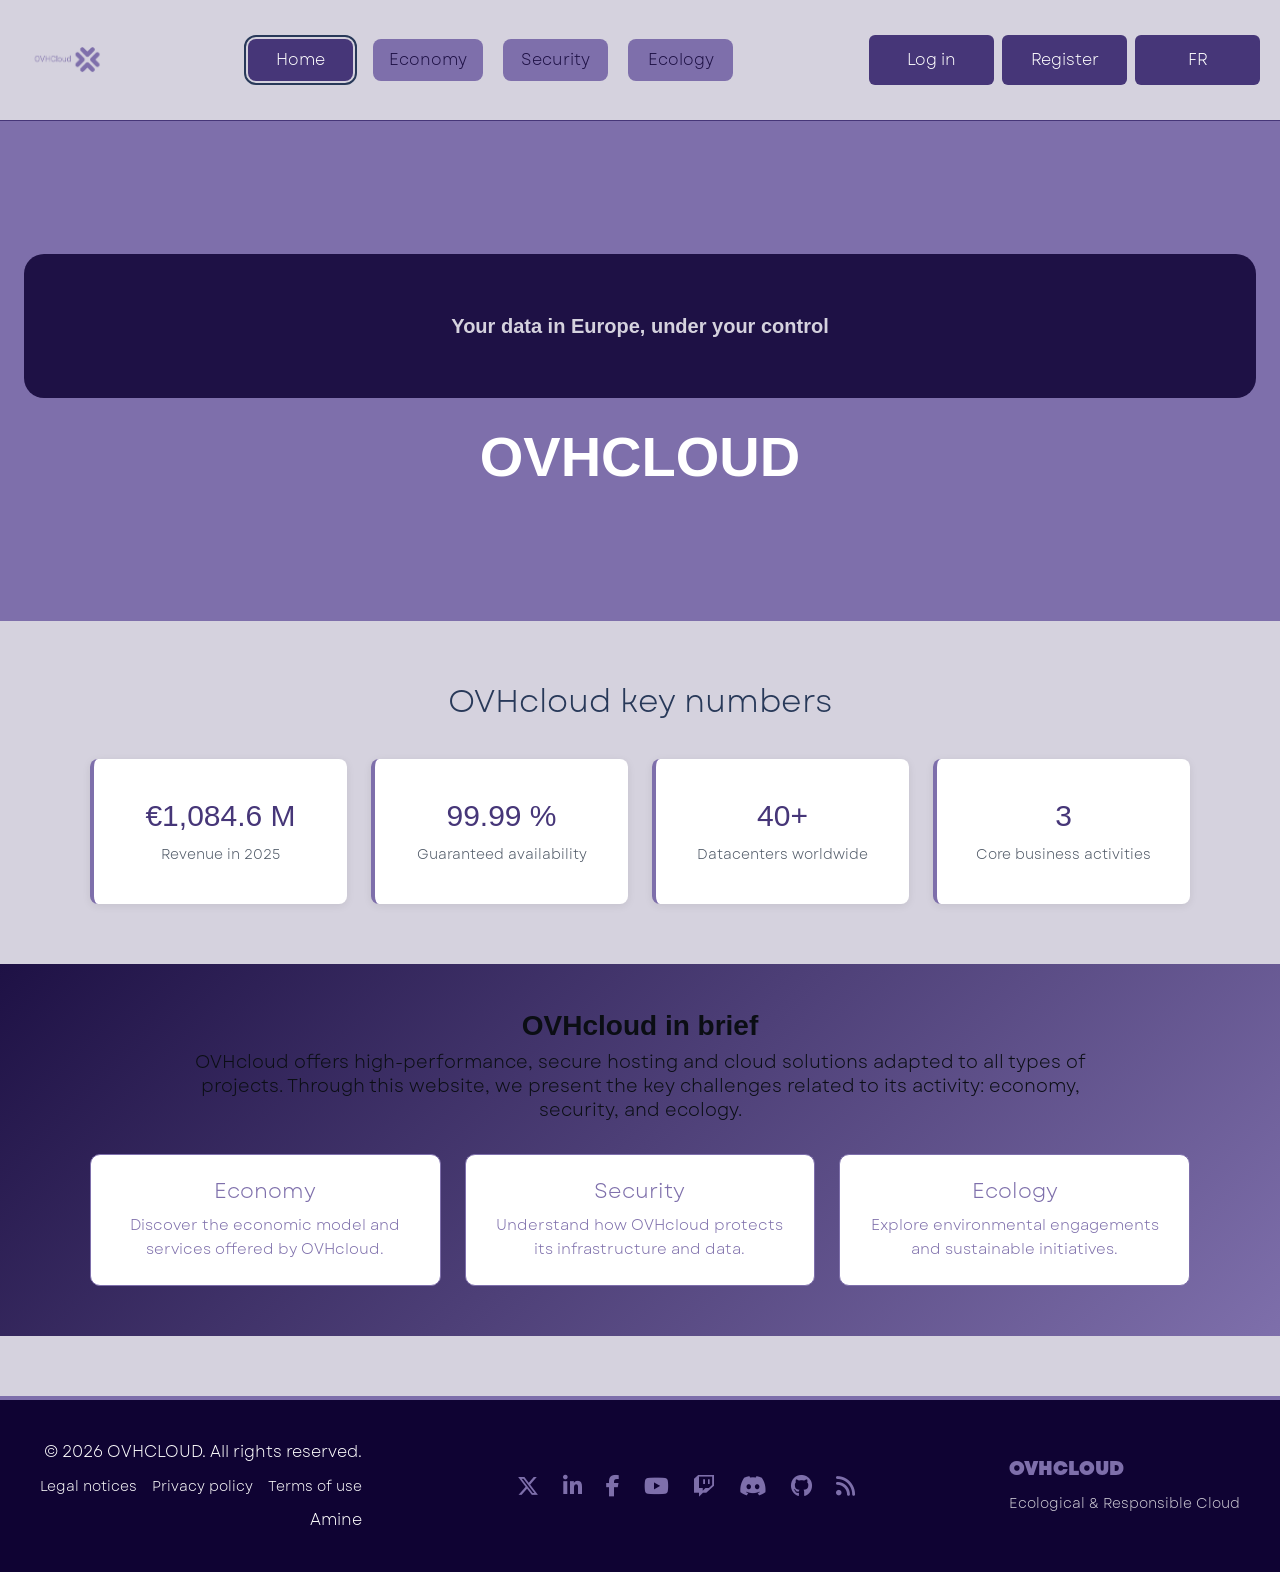
<file: indexenglish.html>
<!DOCTYPE html>
<html lang="en">
<head>
    <meta charset="UTF-8">
    <meta name="viewport" content="width=device-width, initial-scale=1.0">
    <title>Home Page</title>
    <link rel="stylesheet" href="index.css">
    <link rel="icon" type="image/x-icon" href="favicon.ico">
    <link rel="stylesheet" href="https://cdnjs.cloudflare.com/ajax/libs/font-awesome/6.5.2/css/all.min.css">
</head>
<body>
    <header class="site-header">
        <div class="header-container">
            <a class="logo" href="index.html" aria-label="Home - SAE S1 Group 14">
                <img class="logo-image" src="logo.png" alt="Group 14 logo">
            </a>

            <nav class="main-nav" aria-label="Main navigation">
                <a class="active" href="indexenglish.html" aria-current="page">Home</a>
                <a href="economieanglais.html">Economy</a>
                <a href="securiteanglais.html">Security</a>
                <a href="ecoanglais.html">Ecology</a>
            </nav>

            <div class="header-actions">
                <a class="header-button" href="connexion.html">Log in</a>
                <a class="header-button" href="inscription.html">Register</a>
                <a class="header-button" href="index.html">FR</a>
            </div>
        </div>
    </header>

    <main>
        <section id="projet" class="accueil">
            <b class="introduction">Your data in Europe, under your control</b>
            <h1>OVHCLOUD</h1>
        </section>

        <section class="chiffres-cles" aria-labelledby="chiffres-title">
            <div class="chiffres-container">
                <h2 id="chiffres-title">OVHcloud key numbers</h2>
                <div class="chiffres-grid">
                    <div class="chiffre-card">
                        <div class="chiffre-nombre">€1,084.6 M</div>
                        <div class="chiffre-label">Revenue in 2025</div>
                    </div>
                    <div class="chiffre-card">
                        <div class="chiffre-nombre">99.99 %</div>
                        <div class="chiffre-label">Guaranteed availability</div>
                    </div>
                    <div class="chiffre-card">
                        <div class="chiffre-nombre">40+</div>
                        <div class="chiffre-label">Datacenters worldwide</div>
                    </div>
                    <div class="chiffre-card">
                        <div class="chiffre-nombre">3</div>
                        <div class="chiffre-label">Core business activities</div>
                    </div>
                </div>
            </div>
        </section>

        <section id="decouvrir" class="info-bande" aria-label="Information about OVHcloud">
            <div class="info-bande-content">
                <p class="info-title">OVHcloud in brief</p>
                <p>
                    OVHcloud offers high-performance, secure hosting and cloud solutions
                    adapted to all types of projects. Through this website,
                    we present the key challenges related to its activity:
                    economy, security, and ecology.
                </p>
            </div>

            <div class="info-bande-grid">
                <a class="info-card" href="economieanglais.html">
                    <h3>Economy</h3>
                    <p>Discover the economic model and services offered by OVHcloud.</p>
                </a>

                <a class="info-card" href="securiteanglais.html">
                    <h3>Security</h3>
                    <p>Understand how OVHcloud protects its infrastructure and data.</p>
                </a>

                <a class="info-card" href="ecoanglais.html">
                    <h3>Ecology</h3>
                    <p>Explore environmental engagements and sustainable initiatives.</p>
                </a>
            </div>
        </section>
    </main>

    <footer class="custom-footer">
        <div class="footer-container">
            <div class="footer-right">
                <p>&copy; 2026 OVHCLOUD. All rights reserved.</p>
                <div class="footer-links">
                    <a href="https://www.ovhcloud.com/en/terms-and-conditions/" target="_blank">Legal notices</a>
                    <a href="https://www.ovhcloud.com/en/terms-and-conditions/privacy-policy/" target="_blank">Privacy policy</a>
                    <a href="https://marketplace.ovhcloud.com/en/general-terms-of-use" target="_blank">Terms of use</a>
                </div>
                <p>Amine</p>
            </div>
            <div class="footer-socials">
                <a href="https://x.com/OVHcloud" target="_blank" title="X"><i class="fa-brands fa-x-twitter"></i></a>
                <a href="https://www.linkedin.com/company/ovhgroup/" target="_blank" title="LinkedIn"><i class="fa-brands fa-linkedin-in"></i></a>
                <a href="https://www.facebook.com/ovhcom/" target="_blank" title="Facebook"><i class="fa-brands fa-facebook-f"></i></a>
                <a href="https://www.youtube.com/channel/UCGl9Y5S09EX-3lLfAdWsW_A" target="_blank" title="YouTube"><i class="fa-brands fa-youtube"></i></a>
                <a href="https://www.twitch.tv/ovhcloud_com/" target="_blank" title="Twitch"><i class="fa-brands fa-twitch"></i></a>
                <a href="https://discord.com/invite/ovhcloud" target="_blank" title="Discord"><i class="fa-brands fa-discord"></i></a>
                <a href="https://github.com/ovh" target="_blank" title="GitHub"><i class="fa-brands fa-github"></i></a>
                <a href="https://blog.ovhcloud.com" target="_blank" title="Blog"><i class="fa-solid fa-rss"></i></a>
            </div>
            <div class="footer-left">
                <span class="footer-logo">OVHCLOUD</span>
                <p>Ecological &amp; Responsible Cloud</p>
            </div>
        </div>
    </footer>
</body>
</html>
</file>
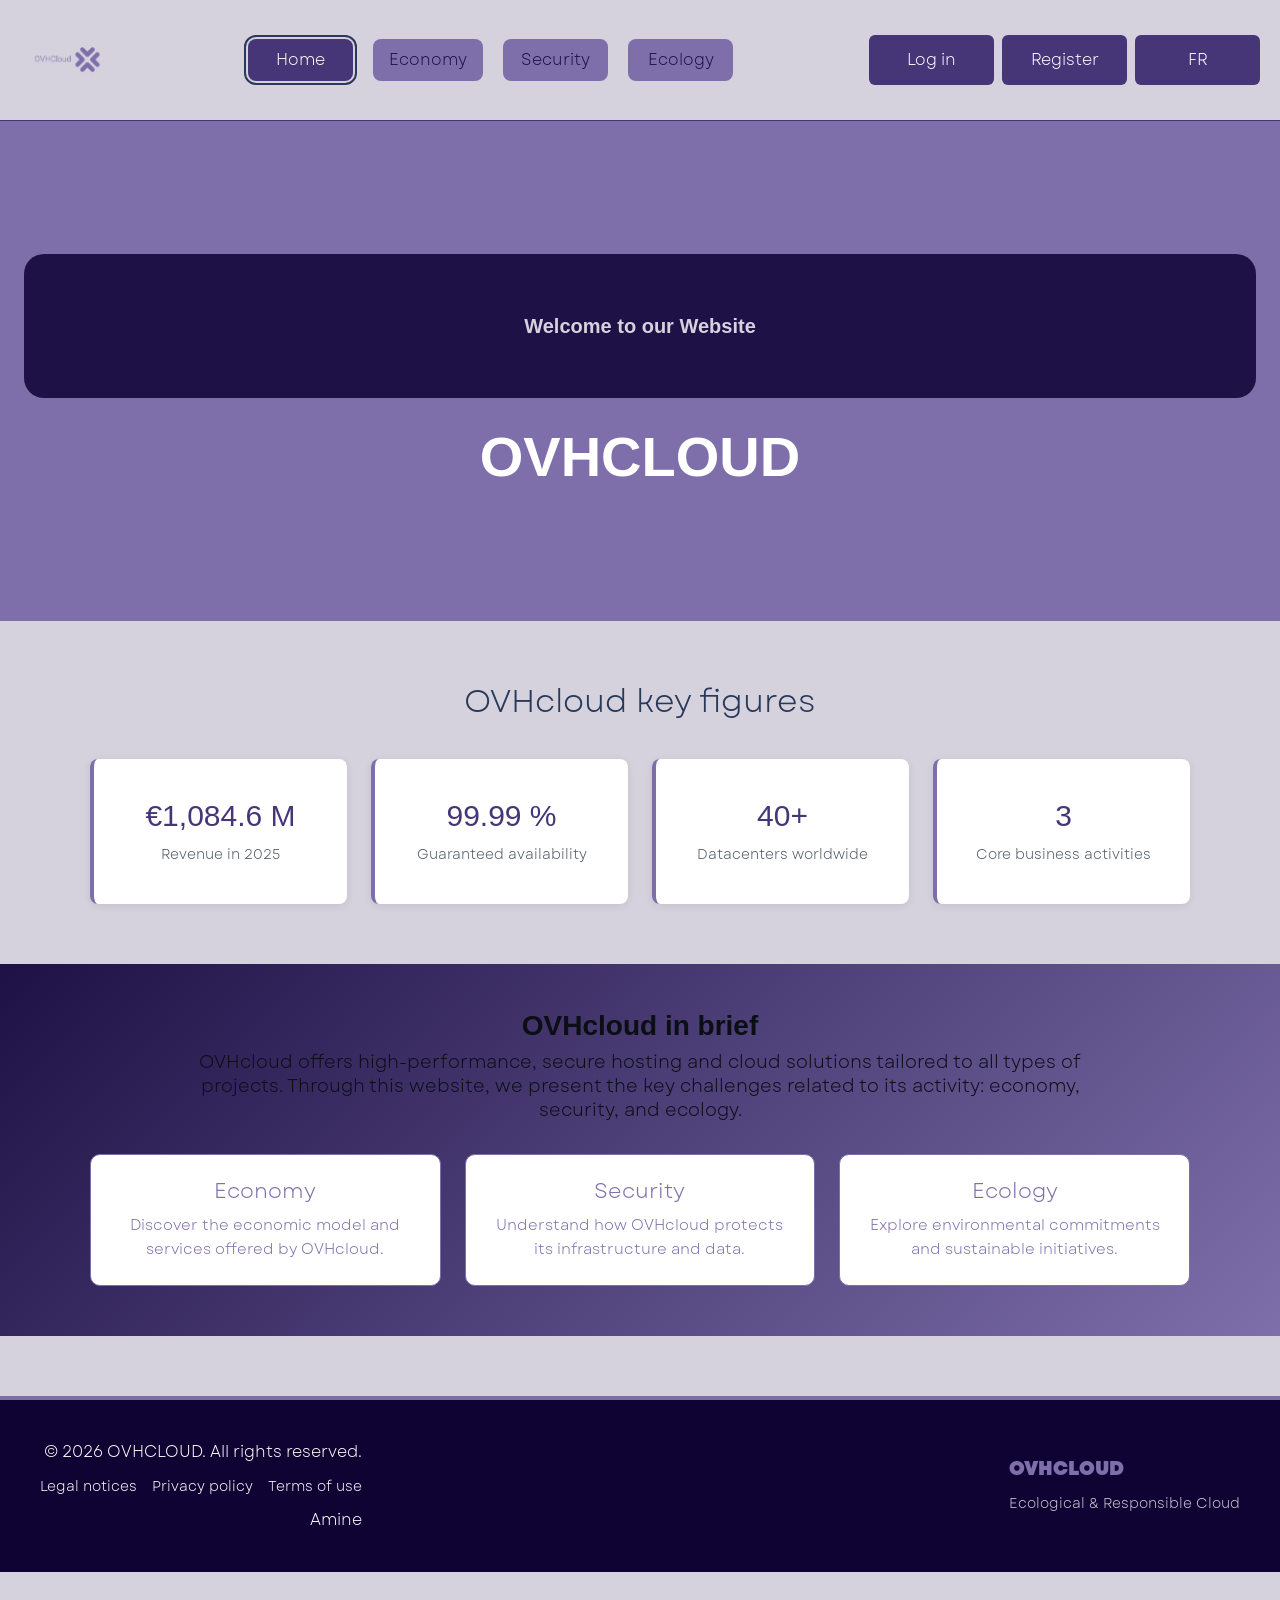
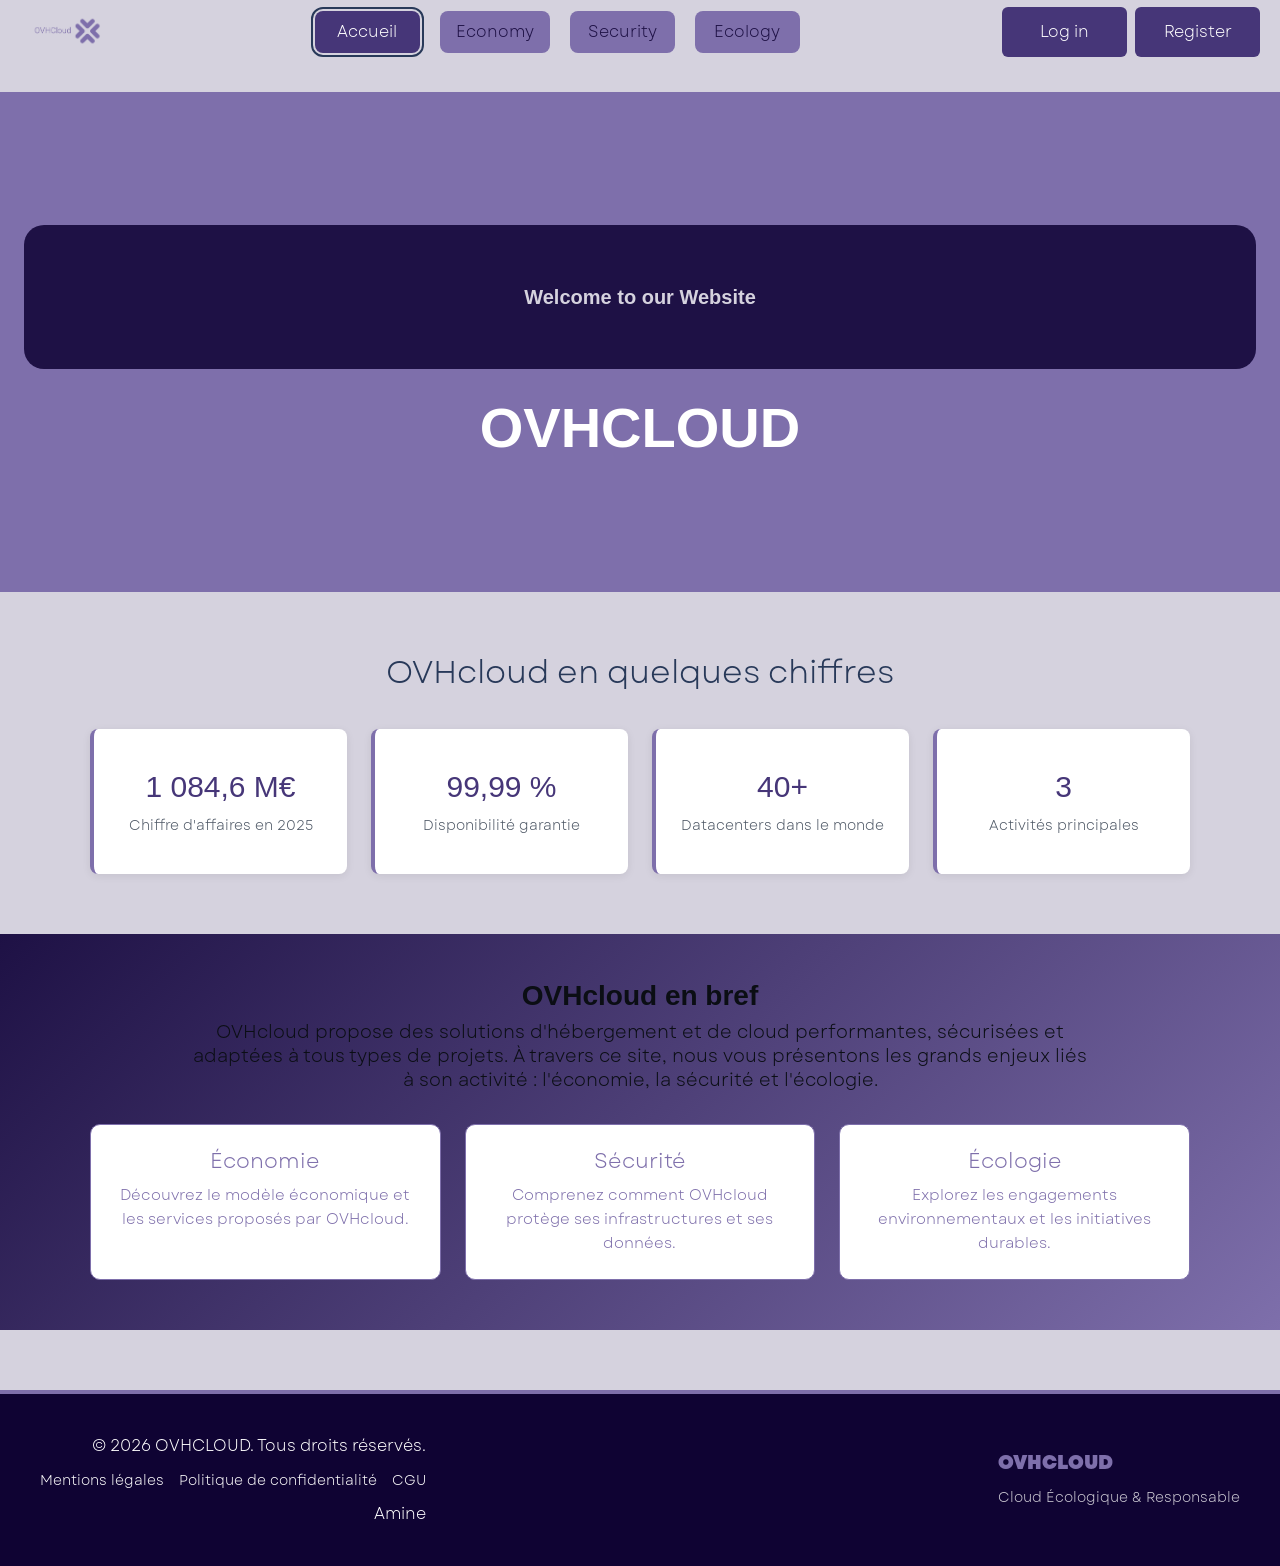
<file: indexenglsih.html>
<!DOCTYPE html>
<html lang="en">
<head>
    <meta charset="UTF-8">
    <meta name="viewport" content="width=device-width, initial-scale=1.0">
    <title>Home Page</title>
    <link rel="stylesheet" href="index.css">
    <link rel="icon" type="image/x-icon" href="favicon.ico">
</head>
<body>
    <header class="site-header">
        <div class="header-container">
            <a class="logo" href="index.html" aria-label="Home - SAE S1 Group 14">
                <img class="logo-image" src="logo.png" alt="Group 14 logo">
            </a>

            <nav class="main-nav" aria-label="Main navigation">
                <a class="active" href="index.html" aria-current="page">Home</a>
                <a href="economie.html">Economy</a>
                <a href="securite.html">Security</a>
                <a href="pageEcolo.html">Ecology</a>
            </nav>

            <div class="header-actions">
                <a class="header-button" href="connexion.html">Log in</a>
                <a class="header-button" href="inscription.html">Register</a>
                <a class="header-button" href=index.html">FR</a>
            </div>
        </div>
    </header>

    <main>
        <section id="projet" class="accueil">
            <b class="introduction">Welcome to our Website</b>
            <h1>OVHCLOUD</h1>
        </section>

        <section class="chiffres-cles" aria-labelledby="chiffres-title">
            <div class="chiffres-container">
                <h2 id="chiffres-title">OVHcloud key figures</h2>
                <div class="chiffres-grid">
                    <div class="chiffre-card">
                        <div class="chiffre-nombre">€1,084.6 M</div>
                        <div class="chiffre-label">Revenue in 2025</div>
                    </div>
                    <div class="chiffre-card">
                        <div class="chiffre-nombre">99.99 %</div>
                        <div class="chiffre-label">Guaranteed availability</div>
                    </div>
                    <div class="chiffre-card">
                        <div class="chiffre-nombre">40+</div>
                        <div class="chiffre-label">Datacenters worldwide</div>
                    </div>
                    <div class="chiffre-card">
                        <div class="chiffre-nombre">3</div>
                        <div class="chiffre-label">Core business activities</div>
                    </div>
                </div>
            </div>
        </section>

        <section id="decouvrir" class="info-bande" aria-label="Information about OVHcloud">
            <div class="info-bande-content">
                <p class="info-title">OVHcloud in brief</p>
                <p>
                    OVHcloud offers high-performance, secure hosting and cloud solutions
                    tailored to all types of projects. Through this website,
                    we present the key challenges related to its activity:
                    economy, security, and ecology.
                </p>
            </div>

            <div class="info-bande-grid">
                <a class="info-card" href="economie.html">
                    <h3>Economy</h3>
                    <p>Discover the economic model and services offered by OVHcloud.</p>
                </a>

                <a class="info-card" href="securite.html">
                    <h3>Security</h3>
                    <p>Understand how OVHcloud protects its infrastructure and data.</p>
                </a>

                <a class="info-card" href="pageEcolo.html">
                    <h3>Ecology</h3>
                    <p>Explore environmental commitments and sustainable initiatives.</p>
                </a>
            </div>
        </section>
    </main>

    <footer class="custom-footer">
        <div class="footer-container">
            <div class="footer-right">
                <p>&copy; 2026 OVHCLOUD. All rights reserved.</p>
                <div class="footer-links">
                    <a href="#">Legal notices</a>
                    <a href="#">Privacy policy</a>
                    <a href="#">Terms of use</a>
                </div>
                <p>Amine</p>
            </div>

            <div class="footer-left">
                <span class="footer-logo">OVHCLOUD</span>
                <p>Ecological &amp; Responsible Cloud</p>
            </div>
        </div>
    </footer>
</body>
</html>
        <div class="header-container">
            <a class="logo" href="index.html" aria-label="Accueil - SAE S1 Groupe 14">
                <img class="logo-image" src="logo.png" alt="Logo du groupe 14">
            </a>

            <nav class="main-nav" aria-label="Navigation principale">
                <a class="active" href="index.html" aria-current="page">Accueil</a>
                <a href="economie.html">Economy</a>
                <a href="securite.html">Security</a>
                <a href="pageEcolo.html">Ecology</a>
            </nav>

            <div class="header-actions">
                <a class="header-button" href="connexion.html">Log in</a>
                <a class="header-button" href="inscription.html">Register</a>
            </div>
        </div>
    </header>

    <main>
        <section id="projet" class="accueil">
            <b class="introduction">Welcome to our Website</b>
            <h1>OVHCLOUD</h1>
        </section>

        <section class="chiffres-cles" aria-labelledby="chiffres-title">
            <div class="chiffres-container">
                <h2 id="chiffres-title">OVHcloud en quelques chiffres</h2>
                <div class="chiffres-grid">
                    <div class="chiffre-card">
                        <div class="chiffre-nombre">1 084,6 M€</div>
                        <div class="chiffre-label">Chiffre d'affaires en 2025</div>
                    </div>
                    <div class="chiffre-card">
                        <div class="chiffre-nombre">99,99 %</div>
                        <div class="chiffre-label">Disponibilité garantie</div>
                    </div>
                    <div class="chiffre-card">
                        <div class="chiffre-nombre">40+</div>
                        <div class="chiffre-label">Datacenters dans le monde</div>
                    </div>
                    <div class="chiffre-card">
                        <div class="chiffre-nombre">3</div>
                        <div class="chiffre-label">Activités principales</div>
                    </div>
                </div>
            </div>
        </section>

        <section id="decouvrir" class="info-bande" aria-label="Informations sur OVHcloud">
            <div class="info-bande-content">
                <p class="info-title">OVHcloud en bref</p>
                <p>
                    OVHcloud propose des solutions d'hébergement et de cloud performantes,
                    sécurisées et adaptées à tous types de projets. À travers ce site,
                    nous vous présentons les grands enjeux liés à son activité :
                    l'économie, la sécurité et l'écologie.
                </p>
            </div>

            <div class="info-bande-grid">
                <a class="info-card" href="economie.html">
                    <h3>Économie</h3>
                    <p>Découvrez le modèle économique et les services proposés par OVHcloud.</p>
                </a>

                <a class="info-card" href="securite.html">
                    <h3>Sécurité</h3>
                    <p>Comprenez comment OVHcloud protège ses infrastructures et ses données.</p>
                </a>

                <a class="info-card" href="pageEcolo.html">
                    <h3>Écologie</h3>
                    <p>Explorez les engagements environnementaux et les initiatives durables.</p>
                </a>
            </div>
        </section>
    </main>

    <footer class="custom-footer">
        <div class="footer-container">
            <div class="footer-right">
                <p>&copy; 2026 OVHCLOUD. Tous droits réservés.</p>
                <div class="footer-links">
                    <a href="#">Mentions légales</a>
                    <a href="#">Politique de confidentialité</a>
                    <a href="#">CGU</a>
                </div>
                <p>Amine</p>
            </div>

            <div class="footer-left">
                <span class="footer-logo">OVHCLOUD</span>
                <p>Cloud Écologique &amp; Responsable</p>
            </div>
        </div>
    </footer>
</body>
</html>
</file>
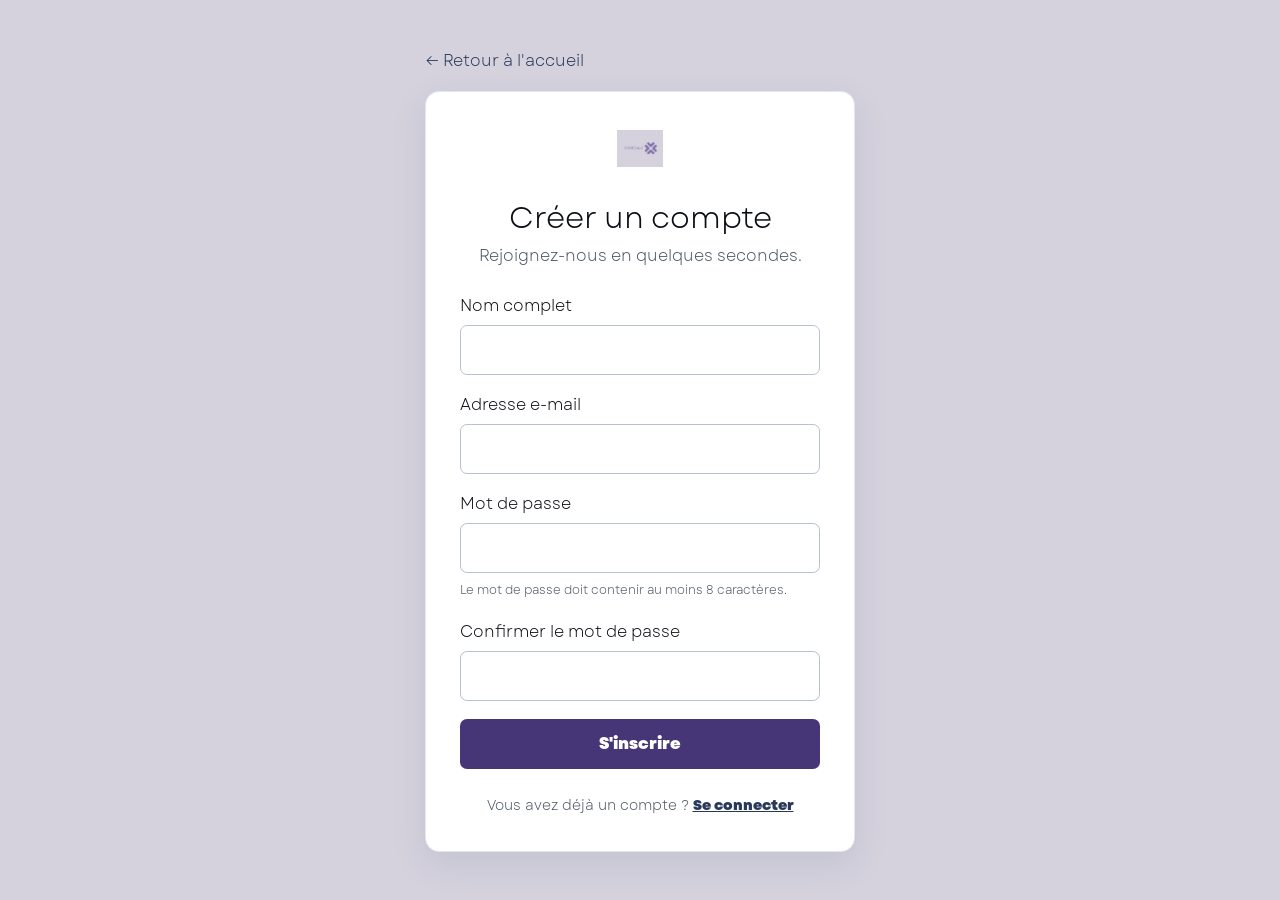
<file: inscription.html>
<!DOCTYPE html>
<html lang="fr">
<head>
    <meta charset="UTF-8">
    <meta name="viewport" content="width=device-width, initial-scale=1.0">
    <meta name="description" content="Créer un compte OVHcloud.">
    <title>OVHcloud — S'inscrire</title>
    <link rel="stylesheet" href="formulaire.css">
</head>
<body>
    <main class="form-page">
        <a class="back-link" href="index.html">← Retour à l'accueil</a>

        <section class="form-card" aria-labelledby="inscription-title">
            <a class="form-logo" href="index.html">
                <img src="logo.png" alt="Logo du groupe 14">
            </a>
            <h1 id="inscription-title">Créer un compte</h1>
            <p class="form-intro">Rejoignez-nous en quelques secondes.</p>

            <form action="#" method="post">
                <div class="field-group">
                    <label for="name">Nom complet</label>
                    <input type="text" id="name" name="name" autocomplete="name" required>
                </div>

                <div class="field-group">
                    <label for="email">Adresse e-mail</label>
                    <input type="email" id="email" name="email" autocomplete="email" required>
                </div>

                <div class="field-group">
                    <label for="password">Mot de passe</label>
                    <input type="password" id="password" name="password" minlength="8" autocomplete="new-password" required>
                    <small>Le mot de passe doit contenir au moins 8 caractères.</small>
                </div>

                <div class="field-group">
                    <label for="password-confirmation">Confirmer le mot de passe</label>
                    <input type="password" id="password-confirmation" name="password-confirmation" minlength="8" autocomplete="new-password" required>
                </div>

                <button type="submit" class="form-button">S'inscrire</button>
            </form>

            <p class="form-footer">Vous avez déjà un compte ? <a href="connexion.html">Se connecter</a></p>
        </section>
    </main>
</body>
</html>
</file>
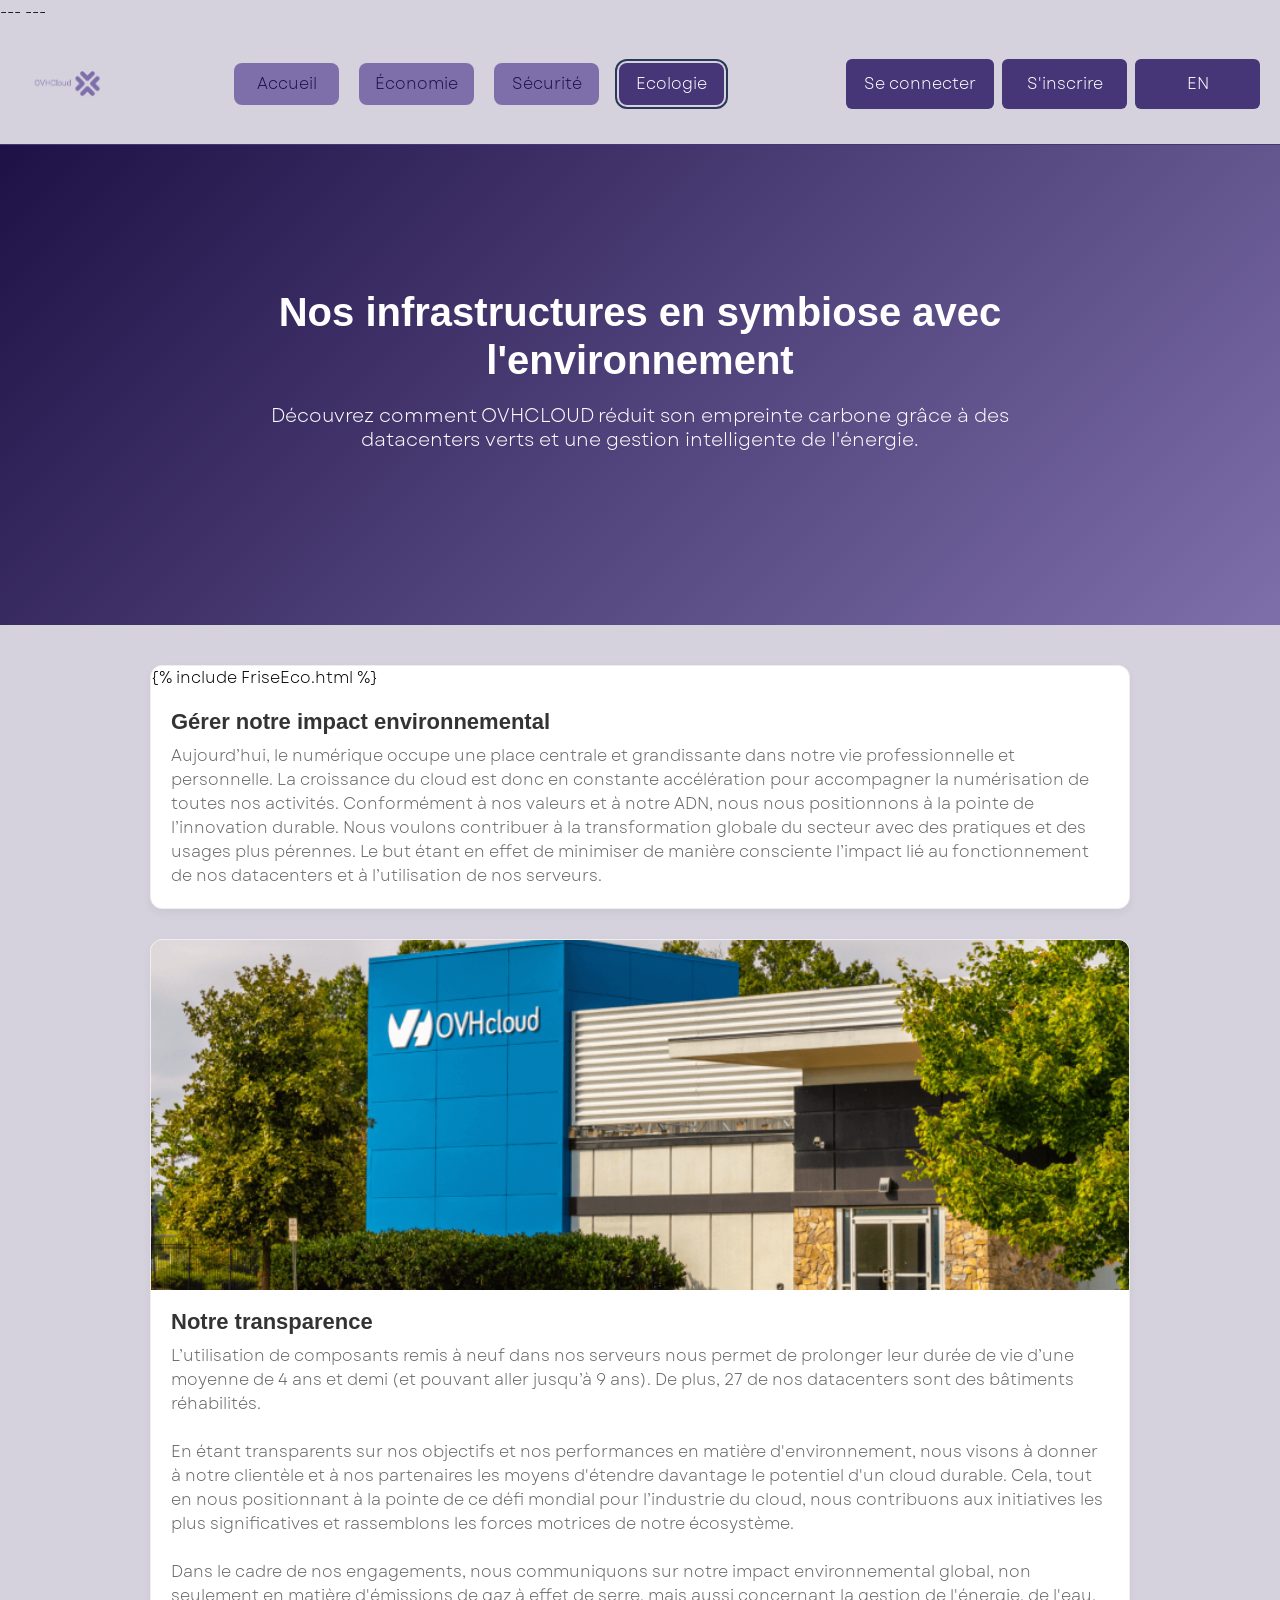
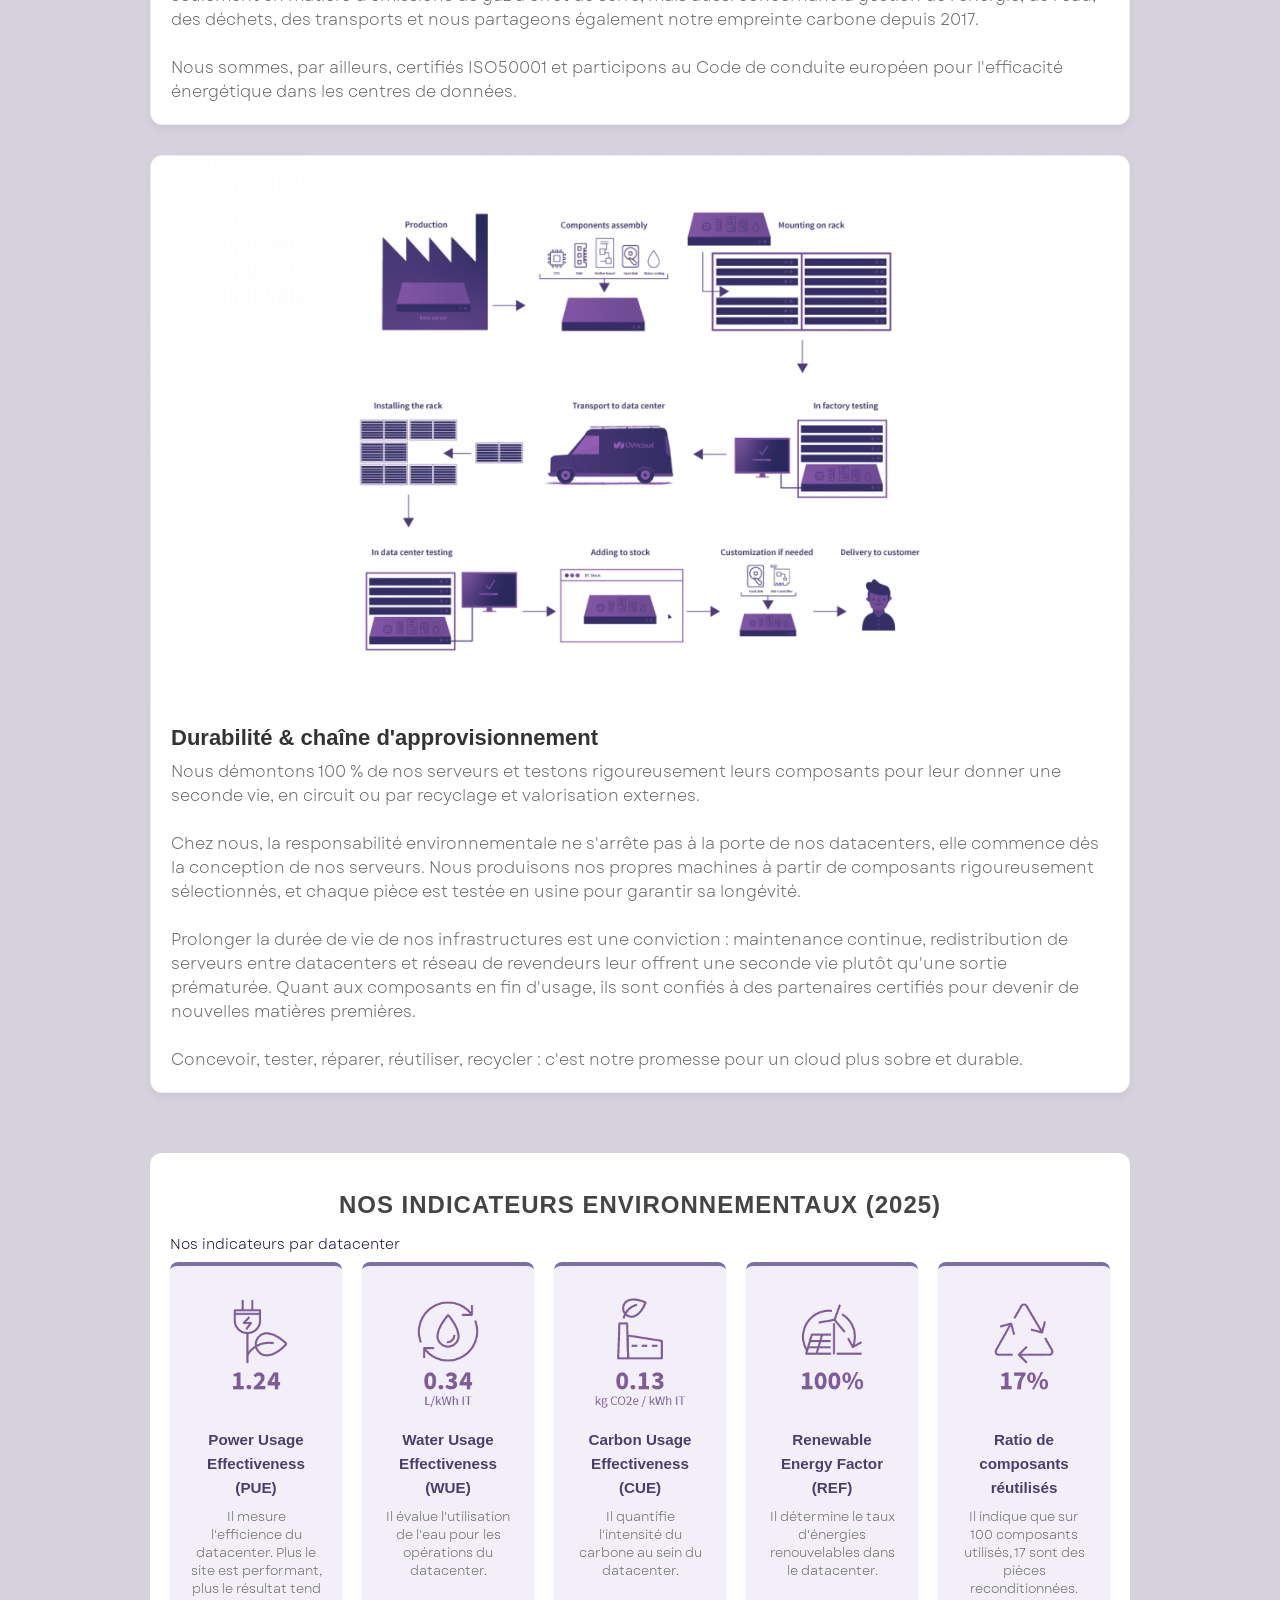
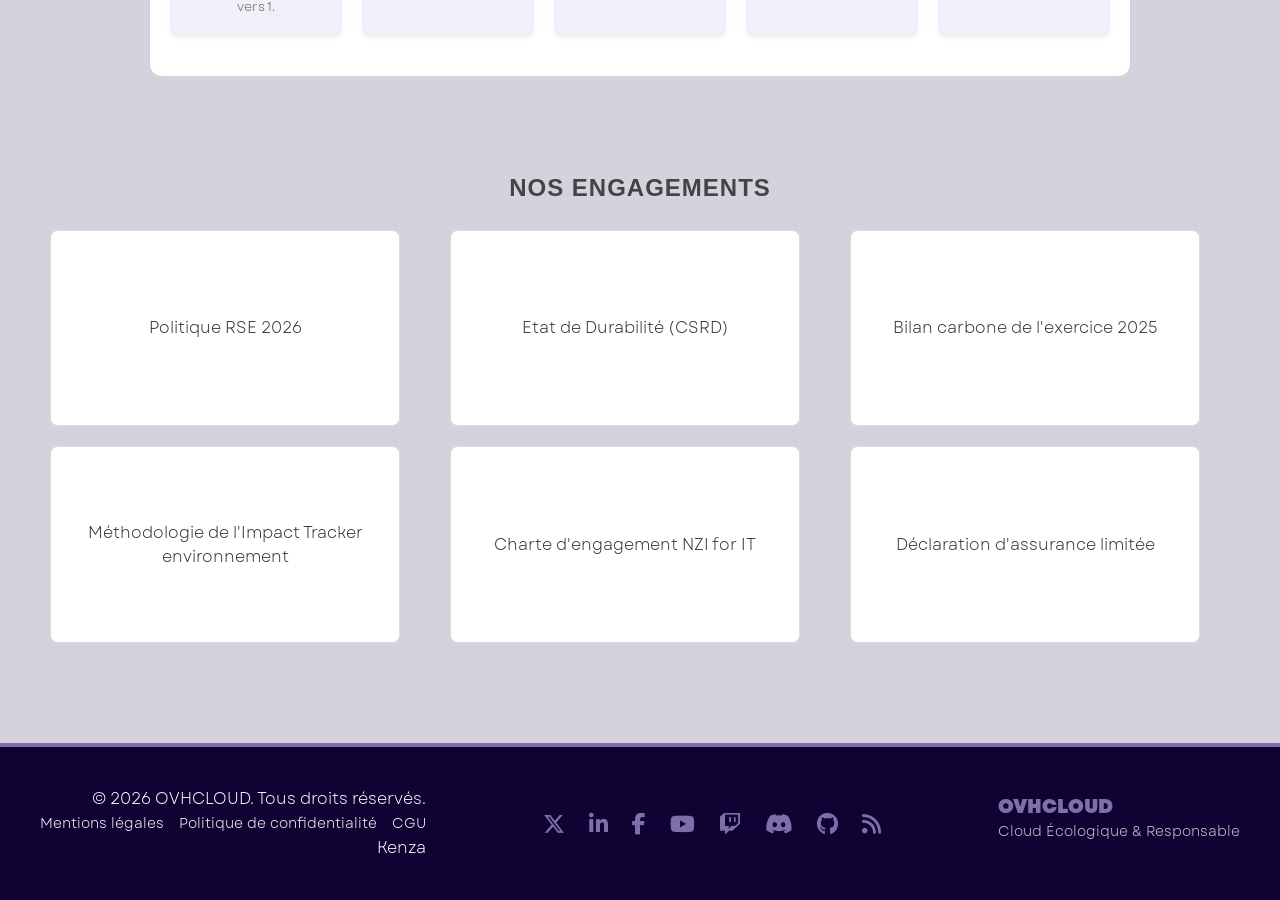
<file: pageEcolo.html>
---
---
<!DOCTYPE html>
<html lang="fr">
<head>
    <meta charset="UTF-8">
    <meta name="viewport" content="width=device-width, initial-scale=1.0">
    <title>Infrastructures et écologie</title>
    <link rel="icon" type="image/x-icon" href="favicon.ico">
    <link rel="stylesheet" href="stylesEcolo.css">
    <link rel="stylesheet" href="https://cdnjs.cloudflare.com/ajax/libs/font-awesome/6.5.2/css/all.min.css">
</head>
<body>
    <header class="site-header">
        <div class="header-container">
            <a class="logo" href="index.html" aria-label="Accueil - SAE S1 Groupe 14">
                <img class="logo-image" src="logo.png" alt="Logo du groupe 14">
            </a>

            <nav class="main-nav" aria-label="Navigation principale">
                <a href="index.html">Accueil</a>
                <a href="economie.html">Économie</a>
                <a href="securite.html">Sécurité</a>
                <a class="active" href="pageEcolo.html" aria-current="page">Ecologie</a>
            </nav>

            <div class="header-actions">
                <a class="header-button" href="connexion.html">Se connecter</a>
                <a class="header-button" href="inscription.html">S'inscrire</a>
                <a class="header-button" href="ecoanglais.html">EN</a>
            </div>
        </div>
    </header>

    <section class="hero-section">
        <div class="hero-content">
            <h1>Nos infrastructures en symbiose avec l'environnement</h1>
            <p>Découvrez comment OVHCLOUD réduit son empreinte carbone grâce à des datacenters verts et une gestion intelligente de l'énergie.</p>
        </div>
    </section>

    <div class="main-container">
        <section class="articles-list">
            <div class="article-item">
                {% include FriseEco.html %}
                <div class="text-block">
                    <h2>Gérer notre impact environnemental</h2>
                    <p>
                        <!-- Nous concevons nos serveurs de manière à faciliter la remise à neuf de leurs composants. -->
                    Aujourd’hui, le numérique occupe une place centrale et grandissante dans notre vie professionnelle et personnelle. La croissance du cloud est donc en constante accélération pour accompagner la numérisation de toutes nos activités. Conformément à nos valeurs et à notre ADN, nous nous positionnons à la pointe de l’innovation durable. Nous voulons contribuer à la transformation globale du secteur avec des pratiques et des usages plus pérennes. Le but étant en effet de minimiser de manière consciente l’impact lié au fonctionnement de nos datacenters et à l’utilisation de nos serveurs.</p>
                </div>
            </div>
            <div class="article-item">
                <div class="image-placeholder">
                    <img src="images/Environment_SEO.jpg" alt="locaux OVH">
                </div>
                <div class="text-block">
                    <h2>Notre transparence</h2>
                    <p>L’utilisation de composants remis à neuf dans nos serveurs nous permet de prolonger leur durée de vie d’une moyenne de 4 ans et demi (et pouvant aller jusqu’à 9 ans). De plus, 27 de nos datacenters sont des bâtiments réhabilités.
                        <br><br>
                        En étant transparents sur nos objectifs et nos performances en matière d'environnement, nous visons à donner à notre clientèle et à nos partenaires les moyens d'étendre davantage le potentiel d'un cloud durable. Cela, tout en nous positionnant à la pointe de ce défi mondial pour l’industrie du cloud, nous contribuons aux initiatives les plus significatives et rassemblons les forces motrices de notre écosystème.
                        <br><br>
                        Dans le cadre de nos engagements, nous communiquons sur notre impact environnemental global, non seulement en matière d'émissions de gaz à effet de serre, mais aussi concernant la gestion de l'énergie, de l'eau, des déchets, des transports et nous partageons également notre empreinte carbone depuis 2017.
                        <br><br>
                        Nous sommes, par ailleurs, certifiés ISO50001 et participons au Code de conduite européen pour l'efficacité énergétique dans les centres de données.</p>
                </div>
            </div>

            <div class="article-item">
                <div class="image-placeholder">
                    <img src="images/supply_chain.jpg" alt="Chaîne d'approvisionnement">
                </div>
                <div class="text-block">
                    <h2>Durabilité & chaîne d'approvisionnement</h2>
                    <p>Nous démontons 100 % de nos serveurs et testons rigoureusement leurs composants pour leur donner une seconde vie, en circuit ou par recyclage et valorisation externes.
                    <br><br>
                    Chez nous, la responsabilité environnementale ne s'arrête pas à la porte de nos datacenters, elle commence dès la conception de nos serveurs. Nous produisons nos propres machines à partir de composants rigoureusement sélectionnés, et chaque pièce est testée en usine pour garantir sa longévité.
                    <br><br>
                    Prolonger la durée de vie de nos infrastructures est une conviction : maintenance continue, redistribution de serveurs entre datacenters et réseau de revendeurs leur offrent une seconde vie plutôt qu'une sortie prématurée. Quant aux composants en fin d'usage, ils sont confiés à des partenaires certifiés pour devenir de nouvelles matières premières.
                    <br><br>
                    Concevoir, tester, réparer, réutiliser, recycler : c'est notre promesse pour un cloud plus sobre et durable.</p>
                </div>
            </div>
        </section>

        <section class="bottom-section">
            <h2 class="bottom-title">Nos indicateurs environnementaux (2025)</h2>
            <div class="marker-link"><a href="https://www.ovhcloud.com/sites/default/files/external_files/kpis_fy25.pdf">Nos indicateurs par datacenter</a></div>

            <div class="markers-grid">
               <div class="marker-card">
                    <img src="images/pue.jpg" alt="Marqueur 1" class="marker-img">
                    <h3 class="marker-title">Power Usage Effectiveness (PUE)</h3>
                    <p class="marker-text">Il mesure l'efficience du datacenter. Plus le site est performant, plus le résultat tend vers 1.</p>
                </div>
                <div class="marker-card">
                    <img src="images/wue.jpg" alt="Marqueur 2" class="marker-img">
                    <h3 class="marker-title">Water Usage Effectiveness (WUE)</h3>
                    <p class="marker-text">Il évalue l'utilisation de l'eau pour les opérations du datacenter.</p>
                </div>
                <div class="marker-card">
                    <img src="images/cue.jpg" alt="Marqueur 3" class="marker-img">
                    <h3 class="marker-title">Carbon Usage Effectiveness (CUE)</h3>
                    <p class="marker-text">Il quantifie l'intensité du carbone au sein du datacenter.</p>
                </div>
                <div class="marker-card">
                    <img src="images/renewable_energy.jpg" alt="Marqueur 4" class="marker-img">
                    <h3 class="marker-title">Renewable Energy Factor (REF)</h3>
                    <p class="marker-text">Il détermine le taux d'énergies renouvelables dans le datacenter.</p>
                </div>
                <div class="marker-card">
                    <img src="images/reused_components.jpg" alt="Marqueur 5" class="marker-img">
                    <h3 class="marker-title">Ratio de composants réutilisés</h3>
                    <p class="marker-text">Il indique que sur 100 composants utilisés, 17 sont des pièces reconditionnées.</p>
                </div>
            </div>
        </section>
    </div>

    <div class="page-container">
        <header class="category-header">
            <h2 class="bottom-title">Nos engagements </h2>
        </header>

        <main class="docs-grid">
            <a href="https://corporate.ovhcloud.com/sites/default/files/2025-12/politique_rse_fr_fy26.pdf" class="doc-card"><span>Politique RSE 2026</span></a>
            <a href="https://corporate.ovhcloud.com/sites/default/files/2025-11/urd_p51-163.pdf" class="doc-card"><span>Etat de Durabilité (CSRD)</span></a>
            <a href="https://corporate.ovhcloud.com/sites/default/files/2025-11/carbon_balance_2025_ovhcloud_fr_1.pdf" class="doc-card"><span>Bilan carbone de l'exercice 2025</span></a>
            <a href="https://corporate.ovhcloud.com/sites/default/files/2025-10/methodology_-_environmental_impact_tracker_fr.pdf" class="doc-card"><span>Méthodologie de l'Impact Tracker environnement</span></a>
            <a href="https://corporate.ovhcloud.com/sites/default/files/2024-02/carbone_4_nzi4it_charte_engagement.pdf" class="doc-card"><span>Charte d'engagement NZI for IT</span></a>
            <a href="https://corporate.ovhcloud.com/sites/default/files/2025-01/2024-11_-_ovhcloud_-_ghg_emissions_limited_assurance.pdf" class="doc-card"><span>Déclaration d'assurance limitée</span></a>
        </main>
    </div>

    <footer class="custom-footer">
        <div class="footer-container">
            <div class="footer-right">
                <p>&copy; 2026 OVHCLOUD. Tous droits réservés.</p>
                <div class="footer-links">
                    <a href="https://www.ovhcloud.com/fr/terms-and-conditions/" target="_blank">Mentions légales</a>
                    <a href="https://www.ovhcloud.com/fr/terms-and-conditions/privacy-policy/" target="_blank">Politique de confidentialité</a>
                    <a href="https://marketplace.ovhcloud.com/fr/general-terms-of-use" target="_blank">CGU</a>
                </div>
                <p>Kenza</p>
            </div>
            <div class="footer-socials">
                <a href="https://x.com/OVHcloud" target="_blank" title="X"><i class="fa-brands fa-x-twitter"></i></a>
                <a href="https://www.linkedin.com/company/ovhgroup/" target="_blank" title="LinkedIn"><i class="fa-brands fa-linkedin-in"></i></a>
                <a href="https://www.facebook.com/ovhcom/" target="_blank" title="Facebook"><i class="fa-brands fa-facebook-f"></i></a>
                <a href="https://www.youtube.com/channel/UCGl9Y5S09EX-3lLfAdWsW_A" target="_blank" title="YouTube"><i class="fa-brands fa-youtube"></i></a>
                <a href="https://www.twitch.tv/ovhcloud_com/" target="_blank" title="Twitch"><i class="fa-brands fa-twitch"></i></a>
                <a href="https://discord.com/invite/ovhcloud" target="_blank" title="Discord"><i class="fa-brands fa-discord"></i></a>
                <a href="https://github.com/ovh" target="_blank" title="GitHub"><i class="fa-brands fa-github"></i></a>
                <a href="https://blog.ovhcloud.com" target="_blank" title="Blog"><i class="fa-solid fa-rss"></i></a>
            </div>
            <div class="footer-left">
                <span class="footer-logo">OVHCLOUD</span>
                <p>Cloud Écologique &amp; Responsable</p>
            </div>
        </div>
    </footer>
</body>
</html>
</file>
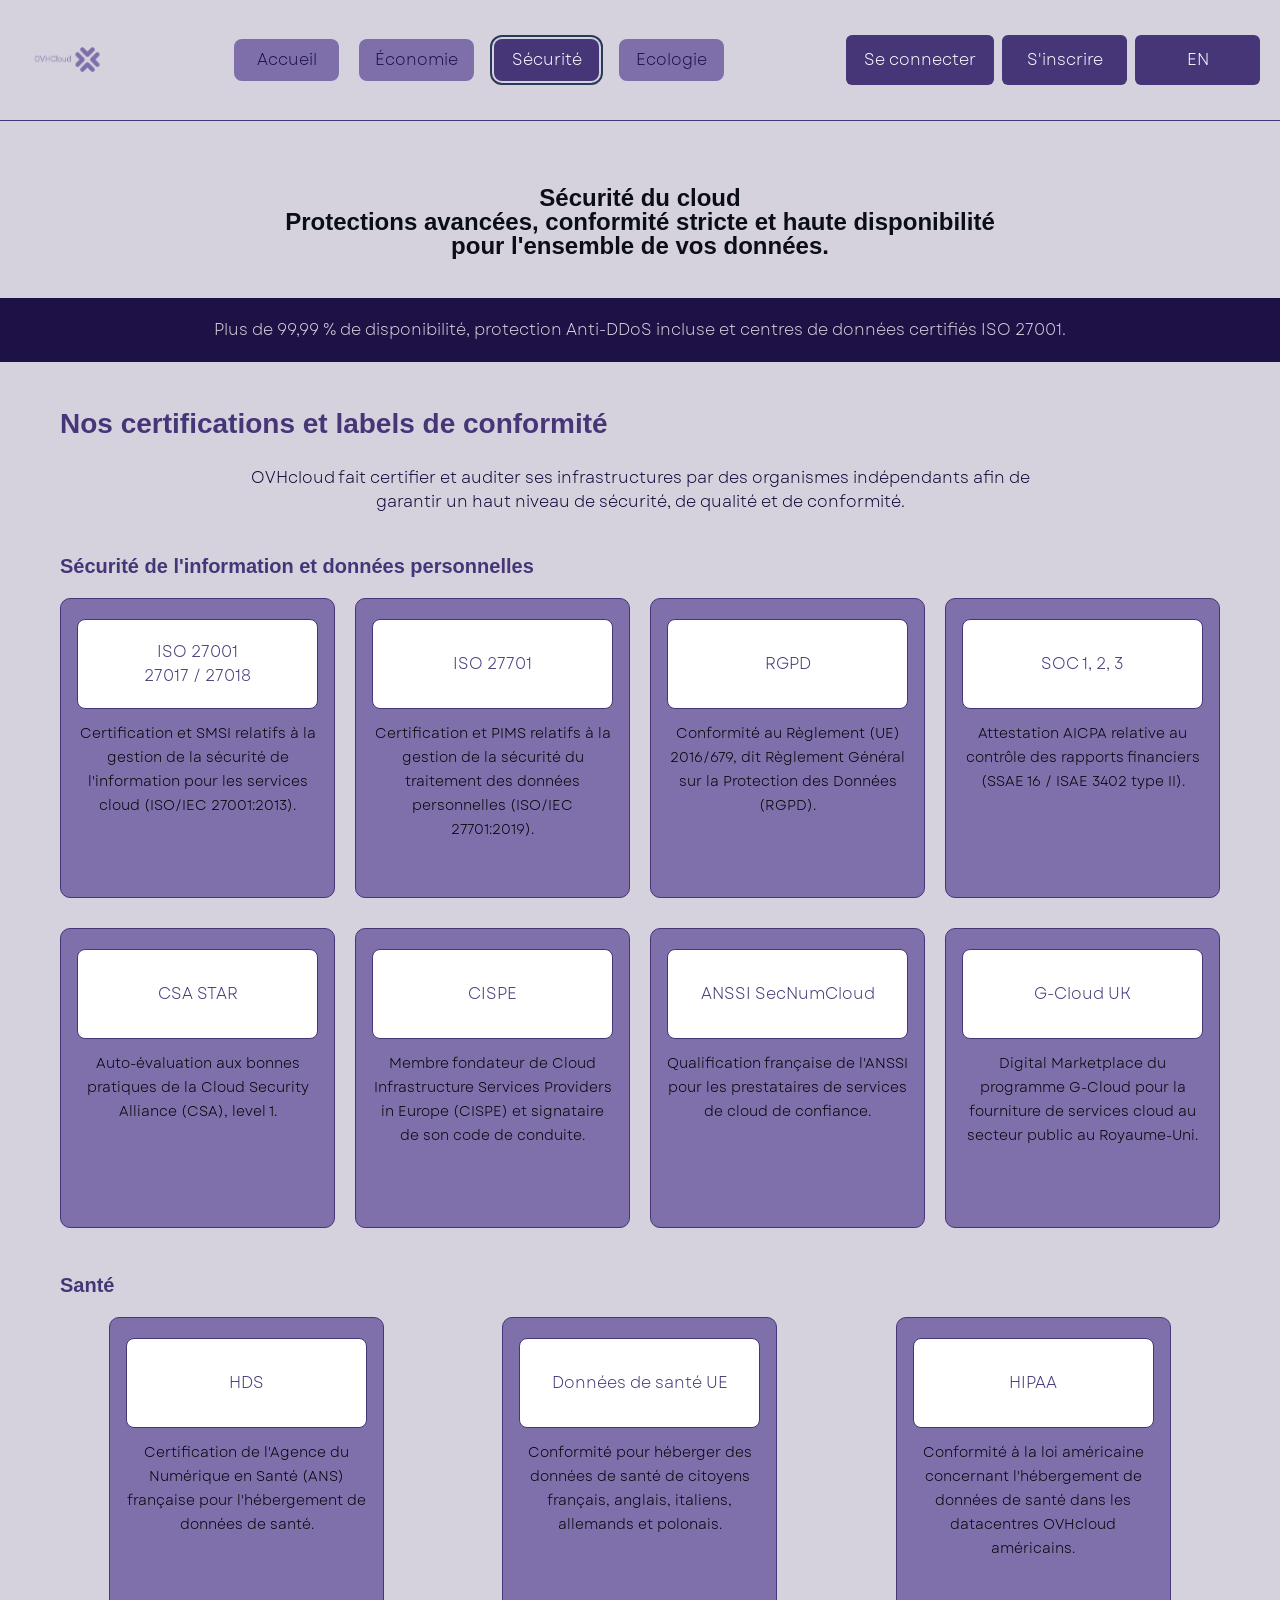
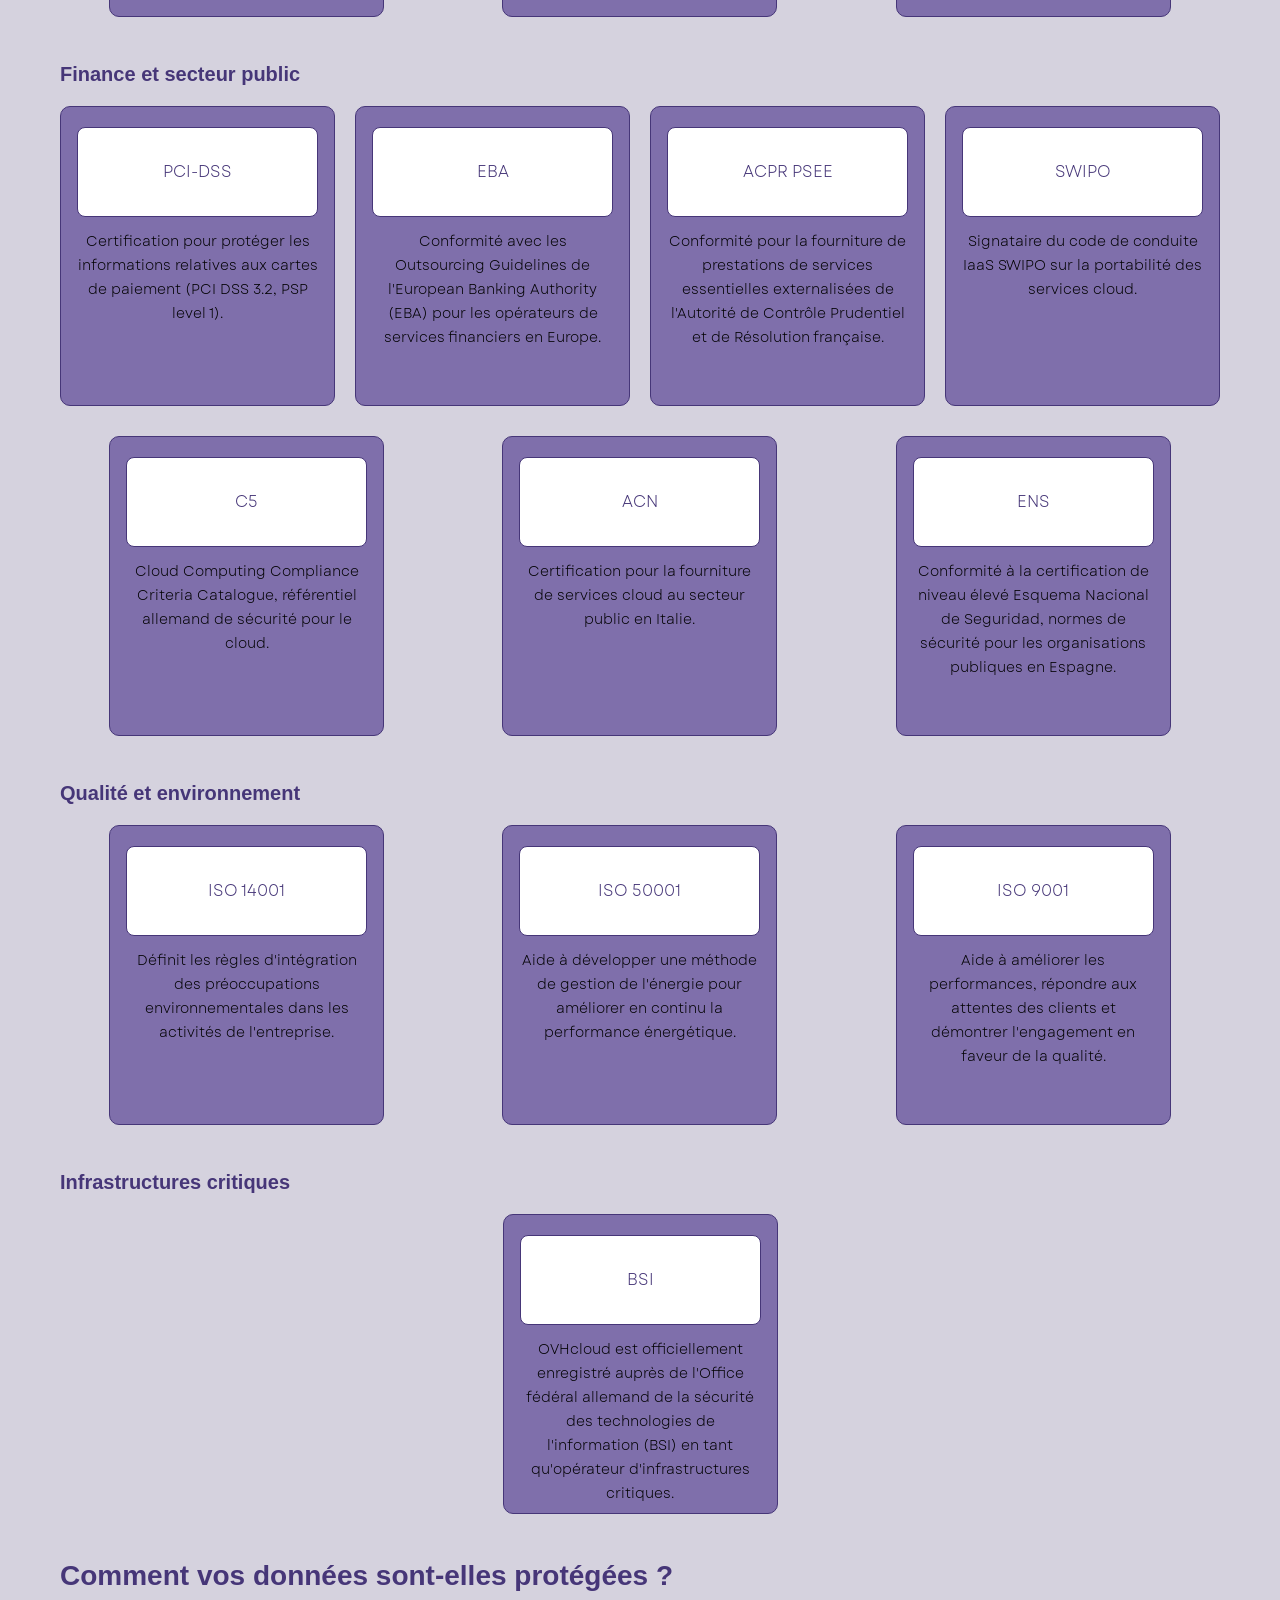
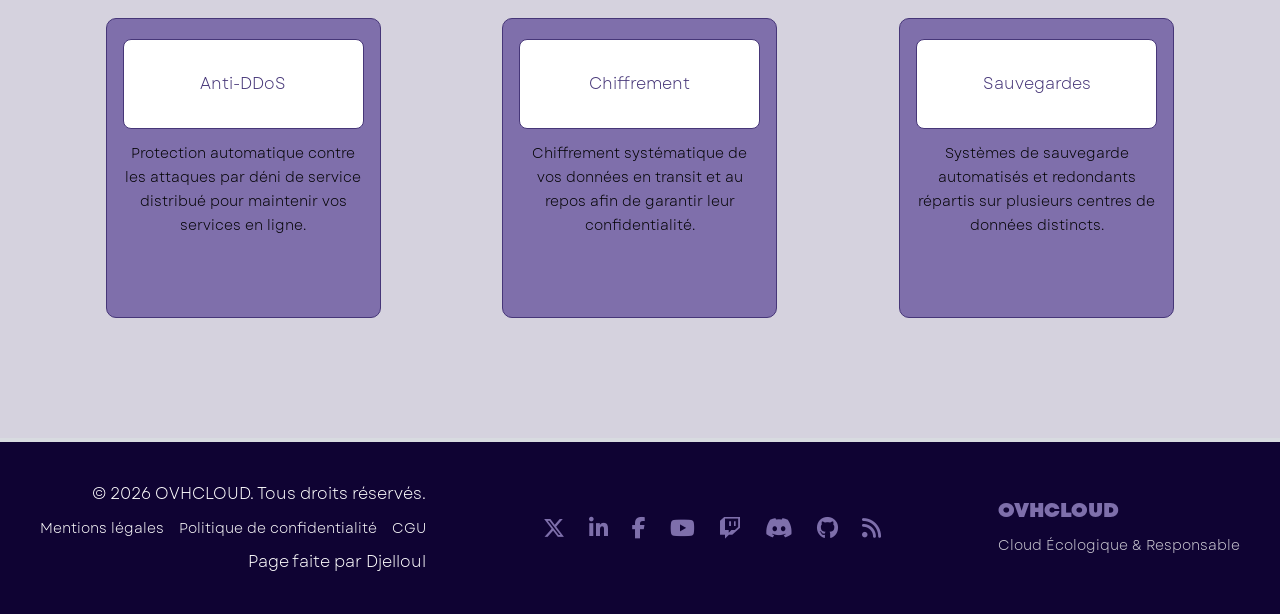
<file: securite.html>
<!DOCTYPE html>
<html lang="fr">
<head>
    <meta charset="UTF-8">
    <meta name="viewport" content="width=device-width, initial-scale=1.0">
    <link rel="stylesheet" href="securite.css">
    <link rel="icon" type="image/x-icon" href="favicon.ico">
    <link rel="stylesheet" href="https://cdnjs.cloudflare.com/ajax/libs/font-awesome/6.5.2/css/all.min.css">
    <title>Sécurité</title>
</head>
<body>
    <header class="site-header">
        <div class="header-container">
            <a class="logo" href="index.html" aria-label="Accueil - SAE S1 Groupe 14">
                <img class="logo-image" src="logo.png" alt="Logo du groupe 14">
            </a>

            <nav class="main-nav" aria-label="Navigation principale">
                <a href="index.html" aria-current="page">Accueil</a>
                <a href="economie.html">Économie</a>
                <a class="active" href="securite.html">Sécurité</a>
                <a href="pageEcolo.html">Ecologie</a>
            </nav>

            <div class="header-actions">
                <a class="header-button" href="connexion.html">Se connecter</a>
                <a class="header-button" href="inscription.html">S'inscrire</a>
                 <a class="header-button" href="securiteanglais.html">EN</a>
            </div>
        </div>
    </header>

    <section class="intro">
        <h1>Sécurité du cloud</h1>
        <h2 class="intro-heading">Protections avancées, conformité stricte et haute disponibilité pour l'ensemble de vos données.</h2>
    </section>

    <section class="stats">
        <h2 class="sr-only">Chiffres clés de sécurité</h2>
        <p>Plus de 99,99 % de disponibilité, protection Anti-DDoS incluse et centres de données certifiés ISO 27001.</p>
    </section>

    <section class="conformite" id="conformite">
        <h2>Nos certifications et labels de conformité</h2>
        <p class="conformite-intro">OVHcloud fait certifier et auditer ses infrastructures par des organismes indépendants afin de garantir un haut niveau de sécurité, de qualité et de conformité.</p>

        <div class="certif">
            <h3>Sécurité de l'information et données personnelles</h3>
            <div class="labels">
                <div class="label certif-card">
                    <div class="image">ISO 27001<br>27017 / 27018</div>
                    <p>Certification et SMSI relatifs à la gestion de la sécurité de l'information pour les services cloud (ISO/IEC 27001:2013).</p>
                </div>
                <div class="label certif-card">
                    <div class="image">ISO 27701</div>
                    <p>Certification et PIMS relatifs à la gestion de la sécurité du traitement des données personnelles (ISO/IEC 27701:2019).</p>
                </div>
                <div class="label certif-card">
                    <div class="image">RGPD</div>
                    <p>Conformité au Règlement (UE) 2016/679, dit Règlement Général sur la Protection des Données (RGPD).</p>
                </div>
                <div class="label certif-card">
                    <div class="image">SOC 1, 2, 3</div>
                    <p>Attestation AICPA relative au contrôle des rapports financiers (SSAE 16 / ISAE 3402 type II).</p>
                </div>
                <div class="label certif-card">
                    <div class="image">CSA STAR</div>
                    <p>Auto-évaluation aux bonnes pratiques de la Cloud Security Alliance (CSA), level 1.</p>
                </div>
                <div class="label certif-card">
                    <div class="image">CISPE</div>
                    <p>Membre fondateur de Cloud Infrastructure Services Providers in Europe (CISPE) et signataire de son code de conduite.</p>
                </div>
                <div class="label certif-card">
                    <div class="image">ANSSI SecNumCloud</div>
                    <p>Qualification française de l'ANSSI pour les prestataires de services de cloud de confiance.</p>
                </div>
                <div class="label certif-card">
                    <div class="image">G-Cloud UK</div>
                    <p>Digital Marketplace du programme G-Cloud pour la fourniture de services cloud au secteur public au Royaume-Uni.</p>
                </div>
            </div>
        </div>

        <div class="certif">
            <h3>Santé</h3>
            <div class="labels">
                <div class="label certif-card">
                    <div class="image">HDS</div>
                    <p>Certification de l'Agence du Numérique en Santé (ANS) française pour l'hébergement de données de santé.</p>
                </div>
                <div class="label certif-card">
                    <div class="image">Données de santé UE</div>
                    <p>Conformité pour héberger des données de santé de citoyens français, anglais, italiens, allemands et polonais.</p>
                </div>
                <div class="label certif-card">
                    <div class="image">HIPAA</div>
                    <p>Conformité à la loi américaine concernant l'hébergement de données de santé dans les datacentres OVHcloud américains.</p>
                </div>
            </div>
        </div>

        <div class="certif">
            <h3>Finance et secteur public</h3>
            <div class="labels">
                <div class="label certif-card">
                    <div class="image">PCI-DSS</div>
                    <p>Certification pour protéger les informations relatives aux cartes de paiement (PCI DSS 3.2, PSP level 1).</p>
                </div>
                <div class="label certif-card">
                    <div class="image">EBA</div>
                    <p>Conformité avec les Outsourcing Guidelines de l'European Banking Authority (EBA) pour les opérateurs de services financiers en Europe.</p>
                </div>
                <div class="label certif-card">
                    <div class="image">ACPR PSEE</div>
                    <p>Conformité pour la fourniture de prestations de services essentielles externalisées de l'Autorité de Contrôle Prudentiel et de Résolution française.</p>
                </div>
                <div class="label certif-card">
                    <div class="image">SWIPO</div>
                    <p>Signataire du code de conduite IaaS SWIPO sur la portabilité des services cloud.</p>
                </div>
                <div class="label certif-card">
                    <div class="image">C5</div>
                    <p>Cloud Computing Compliance Criteria Catalogue, référentiel allemand de sécurité pour le cloud.</p>
                </div>
                <div class="label certif-card">
                    <div class="image">ACN</div>
                    <p>Certification pour la fourniture de services cloud au secteur public en Italie.</p>
                </div>
                <div class="label certif-card">
                    <div class="image">ENS</div>
                    <p>Conformité à la certification de niveau élevé Esquema Nacional de Seguridad, normes de sécurité pour les organisations publiques en Espagne.</p>
                </div>
            </div>
        </div>

        <div class="certif">
            <h3>Qualité et environnement</h3>
            <div class="labels">
                <div class="label certif-card">
                    <div class="image">ISO 14001</div>
                    <p>Définit les règles d'intégration des préoccupations environnementales dans les activités de l'entreprise.</p>
                </div>
                <div class="label certif-card">
                    <div class="image">ISO 50001</div>
                    <p>Aide à développer une méthode de gestion de l'énergie pour améliorer en continu la performance énergétique.</p>
                </div>
                <div class="label certif-card">
                    <div class="image">ISO 9001</div>
                    <p>Aide à améliorer les performances, répondre aux attentes des clients et démontrer l'engagement en faveur de la qualité.</p>
                </div>
            </div>
        </div>

        <div class="certif">
            <h3>Infrastructures critiques</h3>
            <div class="labels">
                <div class="label certif-card">
                    <div class="image">BSI</div>
                    <p>OVHcloud est officiellement enregistré auprès de l'Office fédéral allemand de la sécurité des technologies de l'information (BSI) en tant qu'opérateur d'infrastructures critiques.</p>
                </div>
            </div>
        </div>
    </section>

    <section class="protection">
        <h2>Comment vos données sont-elles protégées ?</h2>

        <div class="cards">
            <div class="card">
                <div class="image">Anti-DDoS</div>
                <p>Protection automatique contre les attaques par déni de service distribué pour maintenir vos services en ligne.</p>
            </div>
            <div class="card">
                <div class="image">Chiffrement</div>
                <p>Chiffrement systématique de vos données en transit et au repos afin de garantir leur confidentialité.</p>
            </div>
            <div class="card">
                <div class="image">Sauvegardes</div>
                <p>Systèmes de sauvegarde automatisés et redondants répartis sur plusieurs centres de données distincts.</p>
            </div>
        </div>
    </section>

    <footer class="custom-footer">
        <div class="footer-container">
            <div class="footer-right">
                <p>&copy; 2026 OVHCLOUD. Tous droits réservés.</p>
                <div class="footer-links">
                    <a href="https://www.ovhcloud.com/fr/terms-and-conditions/" target="_blank">Mentions légales</a>
                    <a href="https://www.ovhcloud.com/fr/terms-and-conditions/privacy-policy/" target="_blank">Politique de confidentialité</a>
                    <a href="https://marketplace.ovhcloud.com/fr/general-terms-of-use" target="_blank">CGU</a>
                </div>
                <p>Page faite par Djelloul</p>
            </div>
            <div class="footer-socials">
                <a href="https://x.com/OVHcloud" target="_blank" title="X"><i class="fa-brands fa-x-twitter"></i></a>
                <a href="https://www.linkedin.com/company/ovhgroup/" target="_blank" title="LinkedIn"><i class="fa-brands fa-linkedin-in"></i></a>
                <a href="https://www.facebook.com/ovhcom/" target="_blank" title="Facebook"><i class="fa-brands fa-facebook-f"></i></a>
                <a href="https://www.youtube.com/channel/UCGl9Y5S09EX-3lLfAdWsW_A" target="_blank" title="YouTube"><i class="fa-brands fa-youtube"></i></a>
                <a href="https://www.twitch.tv/ovhcloud_com/" target="_blank" title="Twitch"><i class="fa-brands fa-twitch"></i></a>
                <a href="https://discord.com/invite/ovhcloud" target="_blank" title="Discord"><i class="fa-brands fa-discord"></i></a>
                <a href="https://github.com/ovh" target="_blank" title="GitHub"><i class="fa-brands fa-github"></i></a>
                <a href="https://blog.ovhcloud.com" target="_blank" title="Blog"><i class="fa-solid fa-rss"></i></a>
            </div>
            <div class="footer-left">
                <span class="footer-logo">OVHCLOUD</span>
                <p>Cloud Écologique &amp; Responsable</p>
            </div>
        </div>
    </footer>
</body>
</html>
</file>
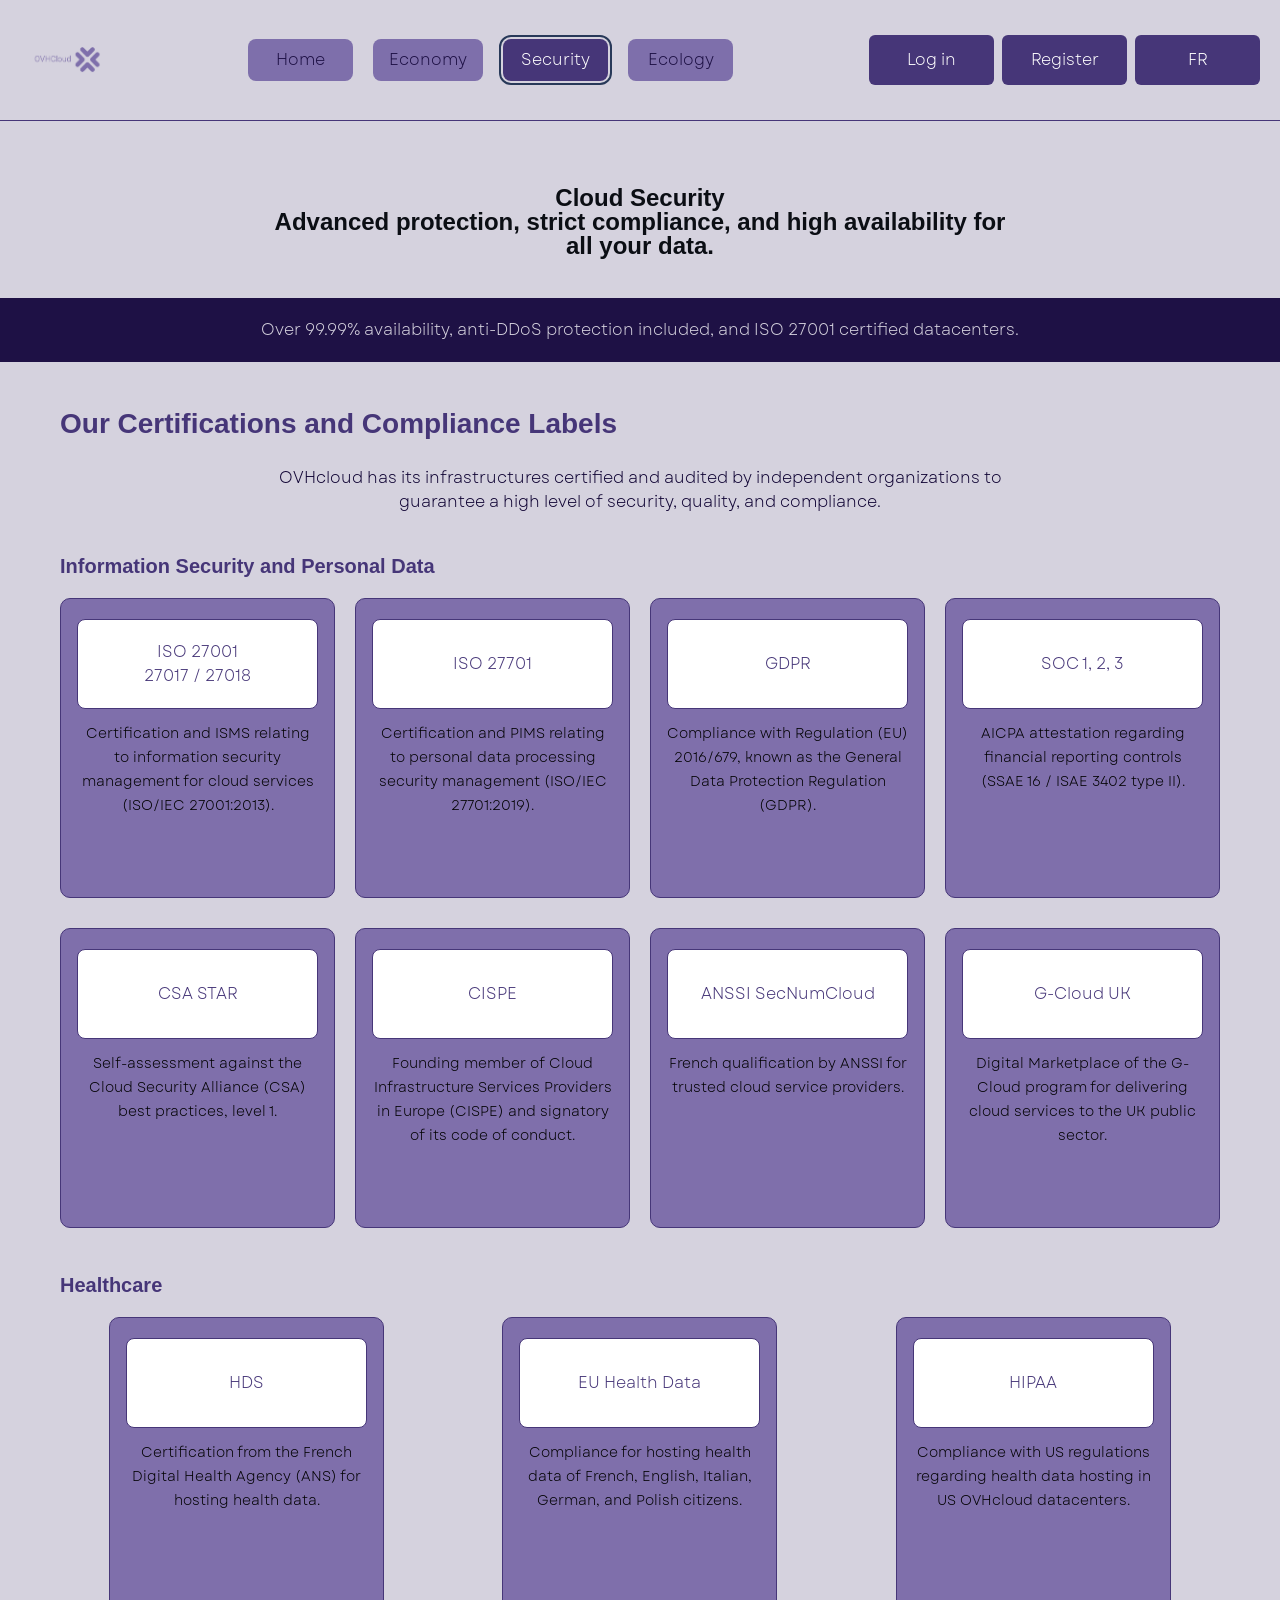
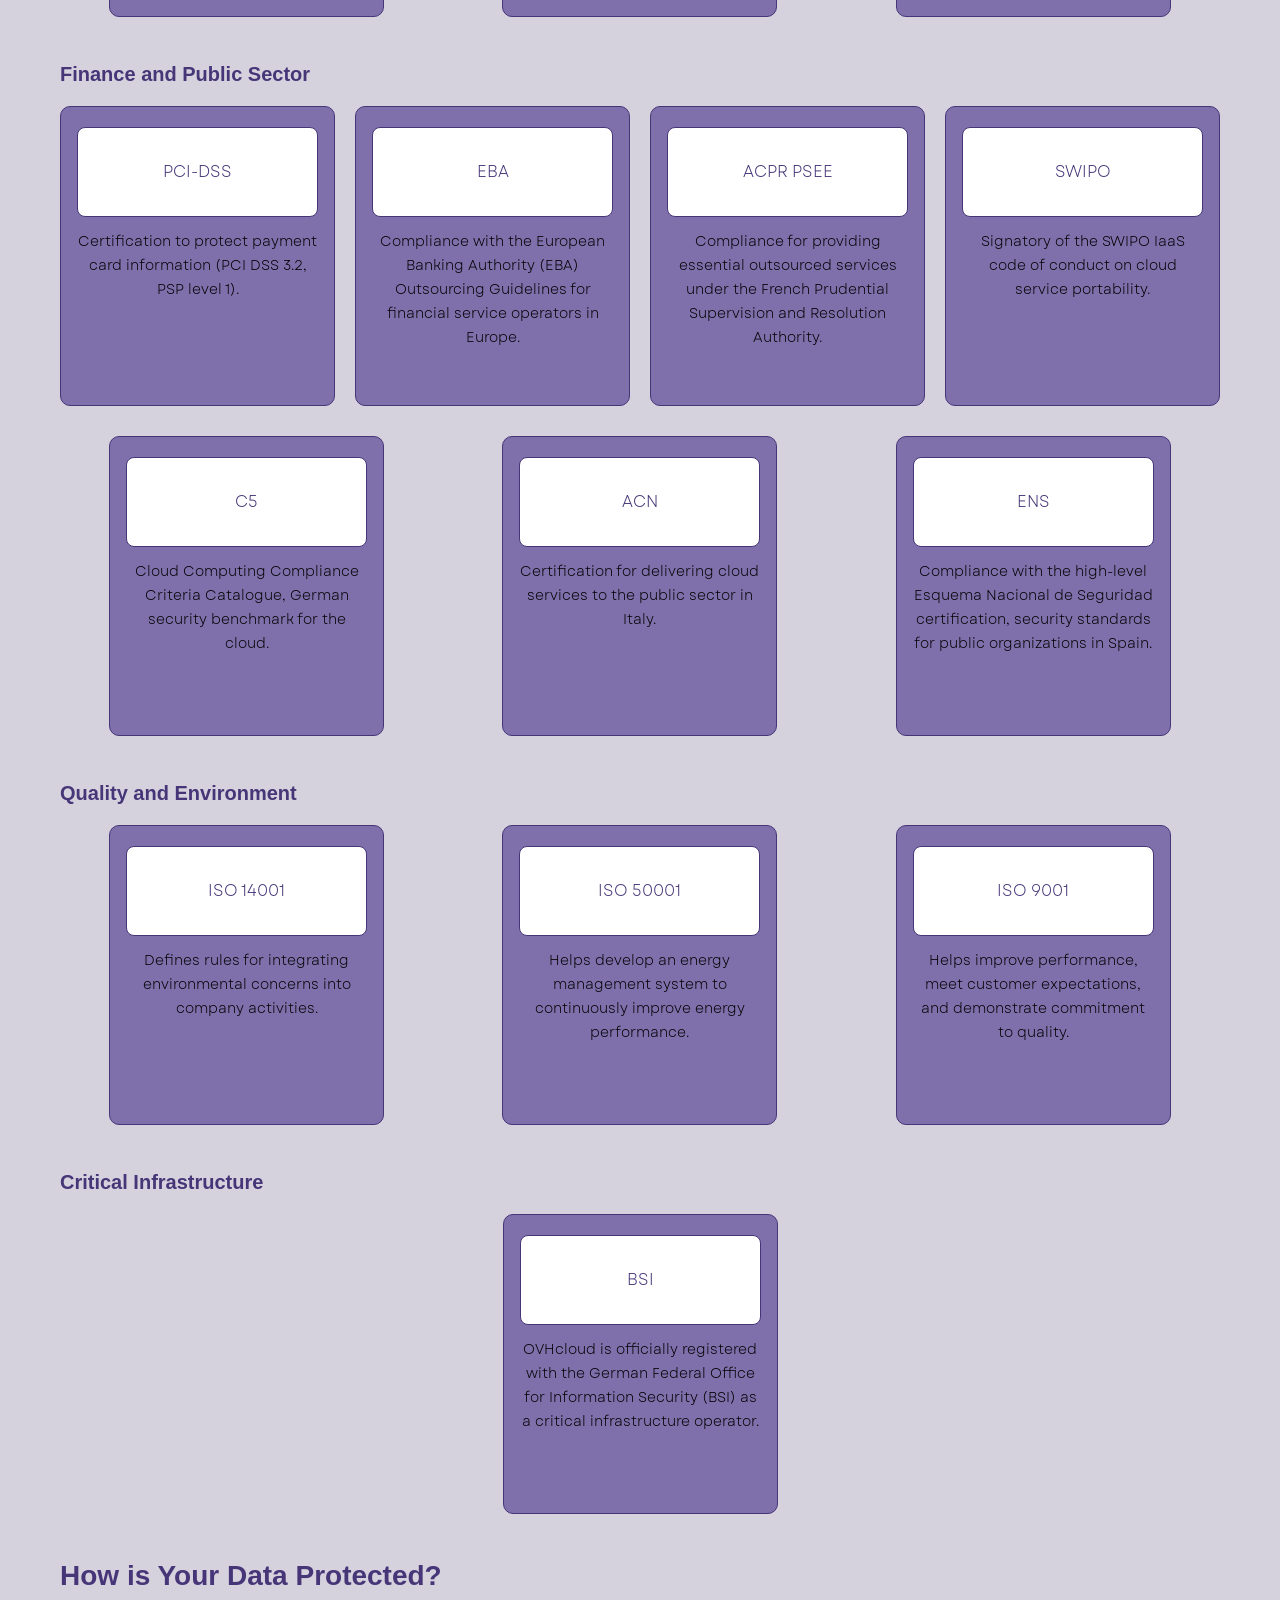
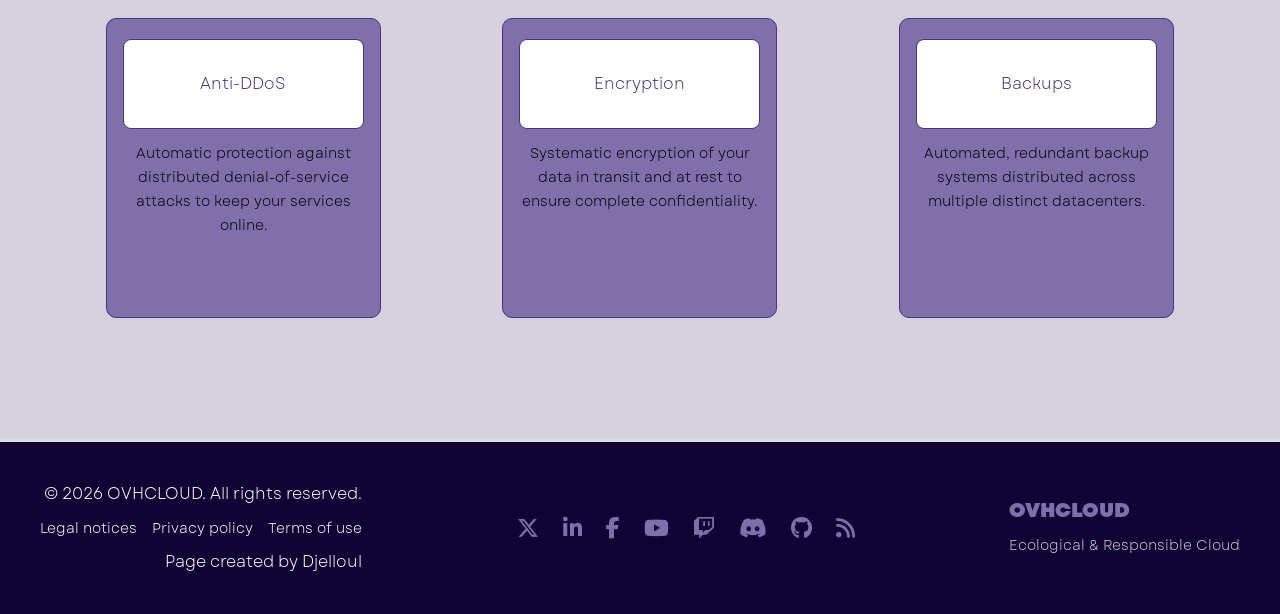
<file: securiteanglais.html>
<!DOCTYPE html>
<html lang="en">
<head>
    <meta charset="UTF-8">
    <meta name="viewport" content="width=device-width, initial-scale=1.0">
    <link rel="stylesheet" href="securite.css">
    <link rel="icon" type="image/x-icon" href="favicon.ico">
    <link rel="stylesheet" href="https://cdnjs.cloudflare.com/ajax/libs/font-awesome/6.5.2/css/all.min.css">
    <title>Security</title>
</head>
<body>
    <header class="site-header">
        <div class="header-container">
            <a class="logo" href="index.html" aria-label="Home - SAE S1 Group 14">
                <img class="logo-image" src="logo.png" alt="Group 14 logo">
            </a>

            <nav class="main-nav" aria-label="Main navigation">
                <a href="indexenglish.html" aria-current="page">Home</a>
                <a href="economieanglais.html">Economy</a>
                <a class="active" href="securiteanglais.html">Security</a>
                <a href="ecoanglais.html">Ecology</a>
            </nav>

            <div class="header-actions">
                <a class="header-button" href="connexion.html">Log in</a>
                <a class="header-button" href="inscription.html">Register</a>
               <a class="header-button" href="securite.html">FR</a>
            </div>
        </div>
    </header>

    <section class="intro">
        <h1>Cloud Security</h1>
        <h2 class="intro-heading">Advanced protection, strict compliance, and high availability for all your data.</h2>
    </section>

    <section class="stats">
        <h2 class="sr-only">Key Security Figures</h2>
        <p>Over 99.99% availability, anti-DDoS protection included, and ISO 27001 certified datacenters.</p>
    </section>

    <section class="conformite" id="conformite">
        <h2>Our Certifications and Compliance Labels</h2>
        <p class="conformite-intro">OVHcloud has its infrastructures certified and audited by independent organizations to guarantee a high level of security, quality, and compliance.</p>

        <div class="certif">
            <h3>Information Security and Personal Data</h3>
            <div class="labels">
                <div class="label certif-card">
                    <div class="image">ISO 27001<br>27017 / 27018</div>
                    <p>Certification and ISMS relating to information security management for cloud services (ISO/IEC 27001:2013).</p>
                </div>
                <div class="label certif-card">
                    <div class="image">ISO 27701</div>
                    <p>Certification and PIMS relating to personal data processing security management (ISO/IEC 27701:2019).</p>
                </div>
                <div class="label certif-card">
                    <div class="image">GDPR</div>
                    <p>Compliance with Regulation (EU) 2016/679, known as the General Data Protection Regulation (GDPR).</p>
                </div>
                <div class="label certif-card">
                    <div class="image">SOC 1, 2, 3</div>
                    <p>AICPA attestation regarding financial reporting controls (SSAE 16 / ISAE 3402 type II).</p>
                </div>
                <div class="label certif-card">
                    <div class="image">CSA STAR</div>
                    <p>Self-assessment against the Cloud Security Alliance (CSA) best practices, level 1.</p>
                </div>
                <div class="label certif-card">
                    <div class="image">CISPE</div>
                    <p>Founding member of Cloud Infrastructure Services Providers in Europe (CISPE) and signatory of its code of conduct.</p>
                </div>
                <div class="label certif-card">
                    <div class="image">ANSSI SecNumCloud</div>
                    <p>French qualification by ANSSI for trusted cloud service providers.</p>
                </div>
                <div class="label certif-card">
                    <div class="image">G-Cloud UK</div>
                    <p>Digital Marketplace of the G-Cloud program for delivering cloud services to the UK public sector.</p>
                </div>
            </div>
        </div>

        <div class="certif">
            <h3>Healthcare</h3>
            <div class="labels">
                <div class="label certif-card">
                    <div class="image">HDS</div>
                    <p>Certification from the French Digital Health Agency (ANS) for hosting health data.</p>
                </div>
                <div class="label certif-card">
                    <div class="image">EU Health Data</div>
                    <p>Compliance for hosting health data of French, English, Italian, German, and Polish citizens.</p>
                </div>
                <div class="label certif-card">
                    <div class="image">HIPAA</div>
                    <p>Compliance with US regulations regarding health data hosting in US OVHcloud datacenters.</p>
                </div>
            </div>
        </div>

        <div class="certif">
            <h3>Finance and Public Sector</h3>
            <div class="labels">
                <div class="label certif-card">
                    <div class="image">PCI-DSS</div>
                    <p>Certification to protect payment card information (PCI DSS 3.2, PSP level 1).</p>
                </div>
                <div class="label certif-card">
                    <div class="image">EBA</div>
                    <p>Compliance with the European Banking Authority (EBA) Outsourcing Guidelines for financial service operators in Europe.</p>
                </div>
                <div class="label certif-card">
                    <div class="image">ACPR PSEE</div>
                    <p>Compliance for providing essential outsourced services under the French Prudential Supervision and Resolution Authority.</p>
                </div>
                <div class="label certif-card">
                    <div class="image">SWIPO</div>
                    <p>Signatory of the SWIPO IaaS code of conduct on cloud service portability.</p>
                </div>
                <div class="label certif-card">
                    <div class="image">C5</div>
                    <p>Cloud Computing Compliance Criteria Catalogue, German security benchmark for the cloud.</p>
                </div>
                <div class="label certif-card">
                    <div class="image">ACN</div>
                    <p>Certification for delivering cloud services to the public sector in Italy.</p>
                </div>
                <div class="label certif-card">
                    <div class="image">ENS</div>
                    <p>Compliance with the high-level Esquema Nacional de Seguridad certification, security standards for public organizations in Spain.</p>
                </div>
            </div>
        </div>

        <div class="certif">
            <h3>Quality and Environment</h3>
            <div class="labels">
                <div class="label certif-card">
                    <div class="image">ISO 14001</div>
                    <p>Defines rules for integrating environmental concerns into company activities.</p>
                </div>
                <div class="label certif-card">
                    <div class="image">ISO 50001</div>
                    <p>Helps develop an energy management system to continuously improve energy performance.</p>
                </div>
                <div class="label certif-card">
                    <div class="image">ISO 9001</div>
                    <p>Helps improve performance, meet customer expectations, and demonstrate commitment to quality.</p>
                </div>
            </div>
        </div>

        <div class="certif">
            <h3>Critical Infrastructure</h3>
            <div class="labels">
                <div class="label certif-card">
                    <div class="image">BSI</div>
                    <p>OVHcloud is officially registered with the German Federal Office for Information Security (BSI) as a critical infrastructure operator.</p>
                </div>
            </div>
        </div>
    </section>

    <section class="protection">
        <h2>How is Your Data Protected?</h2>

        <div class="cards">
            <div class="card">
                <div class="image">Anti-DDoS</div>
                <p>Automatic protection against distributed denial-of-service attacks to keep your services online.</p>
            </div>
            <div class="card">
                <div class="image">Encryption</div>
                <p>Systematic encryption of your data in transit and at rest to ensure complete confidentiality.</p>
            </div>
            <div class="card">
                <div class="image">Backups</div>
                <p>Automated, redundant backup systems distributed across multiple distinct datacenters.</p>
            </div>
        </div>
    </section>

    <footer class="custom-footer">
        <div class="footer-container">
            <div class="footer-right">
                <p>&copy; 2026 OVHCLOUD. All rights reserved.</p>
                <div class="footer-links">
                    <a href="https://www.ovhcloud.com/en/terms-and-conditions/" target="_blank">Legal notices</a>
                    <a href="https://www.ovhcloud.com/en/terms-and-conditions/privacy-policy/" target="_blank">Privacy policy</a>
                    <a href="https://marketplace.ovhcloud.com/en/general-terms-of-use" target="_blank">Terms of use</a>
                </div>
                <p>Page created by Djelloul</p>
            </div>
            <div class="footer-socials">
                <a href="https://x.com/OVHcloud" target="_blank" title="X"><i class="fa-brands fa-x-twitter"></i></a>
                <a href="https://www.linkedin.com/company/ovhgroup/" target="_blank" title="LinkedIn"><i class="fa-brands fa-linkedin-in"></i></a>
                <a href="https://www.facebook.com/ovhcom/" target="_blank" title="Facebook"><i class="fa-brands fa-facebook-f"></i></a>
                <a href="https://www.youtube.com/channel/UCGl9Y5S09EX-3lLfAdWsW_A" target="_blank" title="YouTube"><i class="fa-brands fa-youtube"></i></a>
                <a href="https://www.twitch.tv/ovhcloud_com/" target="_blank" title="Twitch"><i class="fa-brands fa-twitch"></i></a>
                <a href="https://discord.com/invite/ovhcloud" target="_blank" title="Discord"><i class="fa-brands fa-discord"></i></a>
                <a href="https://github.com/ovh" target="_blank" title="GitHub"><i class="fa-brands fa-github"></i></a>
                <a href="https://blog.ovhcloud.com" target="_blank" title="Blog"><i class="fa-solid fa-rss"></i></a>
            </div>
            <div class="footer-left">
                <span class="footer-logo">OVHCLOUD</span>
                <p>Ecological &amp; Responsible Cloud</p>
            </div>
        </div>
    </footer>
</body>
</html>
</file>
<file: index.css>
@font-face {
    font-family: 'Garet';
    src: url('./fonts/Garet-Book.woff2') format('woff2');
    font-weight: normal;
    font-style: normal;
    font-display: swap;
}

@font-face {
    font-family: 'Garet';
    src: url('./fonts/Garet-Heavy.woff2') format('woff2');
    font-weight: bold;
    font-style: normal;
    font-display: swap;
}

* {
    box-sizing: border-box;
    margin: 0;
    padding: 0;
}

body {
    background:#D5D2DE;
    color: #0b0e14;
    font-family: 'Garet', sans-serif;
    line-height: 24px;
    font-weight: normal; 
}


h1, h2, h3, h4, h5, h6,
.info-bande .info-title {
    font-weight: bold;
}

.site-header {
    background: #D5D2DE;
    border-bottom: 1px solid #463678;
    position: sticky;
    top: 0;
    z-index: 10;
}

.header-container {
    align-items: center;
    display: grid;
    gap: 20px;
    grid-template-columns: auto 1fr auto;
    margin: 0 auto;
    max-width: 1600px;
    min-height: 104px;
    padding: 14px 20px;
    width: auto;
}

.logo {
    align-items: center;
    color: #283959;
    display: flex;
    gap: 0;
    text-decoration: none;
    white-space: nowrap;
}

.logo-image {
    display: block;
    height: 92px;
    object-fit: contain;
    width: 92px;
}

.main-nav {
    align-items: center;
    display: flex;
    gap: 20px;
    justify-content: center;
    min-width: 0;
}

.main-nav a,
.header-button {
    color: #1E1145;
    font-size: 16px;
    text-decoration: none;
}

.main-nav a {
    background: #7E6FAB;
    border-radius: 8px;
    min-width: 105px;
    padding: 9px 16px;
    text-align: center;
    white-space: nowrap;
}

.main-nav a:hover,
.main-nav a:focus-visible,
.main-nav a.active {
    background: #463678;
    color: #ffffff;
    outline: 2px solid #283959;
    outline-offset: 2px;
}

.header-actions {
    align-items: center;
    display: flex;
    gap: 8px;
    min-width: 0;
    white-space: nowrap;
}

.header-button {
    background: #463678;
    border-radius: 6px;
    color: #ffffff;
    min-width: 125px;
    padding: 13px 18px;
    text-align: center;
}

.header-button:hover,
.header-button:focus-visible {
    background: #463678;
    color: #ffffff;
    outline: 2px solid #283959;
    outline-offset: 2px;
}

.accueil {
    align-items: center;
    display: flex;
    flex-direction: column;
    justify-content: center;
    margin: 0 auto;
    max-width: auto;
    min-height: 500px;
    padding: 80px 24px;
    text-align: center;
    background-color: #7E6FAB;
}

.introduction {
    background:#1E1145;
    border-radius: 20px;
    color: #D5D2DE;
    font-family: Optima, sans-serif;
    padding: 60px 30px;
    font-size:20px;
    width: 100%;
}

.accueil h1 {
    color: #ffffff;
    font-family: Optima, sans-serif;
    font-size: 56px;
    line-height: 62px;
    margin-top: 28px;
}

.chiffres-cles {
    font-family: Optima, sans-serif;
    background: #D5D2DE;
    padding: 60px 24px;
}

.chiffres-container {
    margin: 0 auto;
    max-width: 1100px;
}

.chiffres-cles h2 {
    font-family: 'Garet', sans-serif;
    color: #283959;
    font-size: 32px;
    font-weight: 400;
    line-height: 1.3;
    margin-bottom: 36px;
    text-align: center;
}

.chiffres-grid {
    display: grid;
    gap: 24px;
    grid-template-columns: repeat(4, minmax(0, 1fr));
}

.chiffre-card {
    align-items: center;
    background: #ffffff;
    border-left: 4px solid  #7E6FAB;
    border-radius: 8px;
    display: flex;
    flex-direction: column;
    justify-content: center;
    min-height: 145px;
    padding: 24px 16px;
    text-align: center;
    box-shadow: 0 2px 8px rgba(0, 0, 0, 0.08);
    transition: transform 0.2s, box-shadow 0.2s;
}

.chiffre-card:hover {
    box-shadow: 0 4px 16px rgba(92, 142, 242, 0.15);
    transform: translateY(-2px);
}

.chiffre-nombre {
    font-family: Optima , sans-serif;
    color:  #463678;
    font-size: 30px;
    line-height: 1.2;
    margin-bottom: 10px;
    white-space: nowrap;
}

.chiffre-label {
    font-family: 'Garet', sans-serif;
    color: #4b5563;
    font-size: 14px;
    line-height: 20px;
}

.info-bande {
    font-family: Optima, sans-serif;
    background: linear-gradient(135deg,#1E1145,#7E6FAB);
    padding: 50px 24px;
    text-align: center;
}

.info-bande-content {
    margin: 0 auto 32px;
    max-width: 900px;
}

.info-bande p {
    font-family: 'Garet', sans-serif;
    font-size: 18px;
}

.info-bande .info-title {
    font-family: Optima, sans-serif;
    font-size: 28px;
    font-weight: bold;
    margin-bottom: 12px;
}

.info-bande-grid {
    display: grid;
    gap: 24px;
    grid-template-columns: repeat(3, minmax(0, 1fr));
    margin: 0 auto;
    max-width: 1100px;
}

.info-card {
    background: #ffffff;
    border: 1px solid  #7E6FAB;
    border-radius: 10px;
    color:  #7E6FAB;
    padding: 24px 20px;
    text-decoration: none;
    transition: transform 0.2s, border-color 0.2s;
}

.info-card:hover,
.info-card:focus-visible {
    border-color: #5c8ef2;
    transform: translateY(-4px);
}

.info-card h3 {
    font-family: 'Garet', sans-serif;
    color:  #7E6FAB;
    font-size: 21px;
    margin-bottom: 10px;
    font-weight: normal;
}

.info-card p {
    font-size: 15px;
}

.custom-footer {
    background-color: #0F0333;
    border-top: 4px solid #7E6FAB;
    color: #ffffff;
    margin-top: 60px;
    padding: 40px 20px;
}

.footer-container {
    align-items: center;
    display: flex;
    gap: 20px;
    justify-content: space-between;
    margin: 0 auto;
    max-width: 1200px;
}

.footer-left p {
    font-size: 14px;
    margin-top: 10px;
    opacity: 0.8;
}

.footer-links {
    display: flex;
    gap: 15px;
    margin: 10px 0;
}

.footer-links a {
    color: #ffffff;
    font-size: 14px;
    text-decoration: none;
}

.footer-links a:hover {
    color: #7E6FAB;
    text-decoration: underline;
}

.footer-right {
    text-align: right;
}

.footer-logo {
    color: #7E6FAB;
    display: block;
    font-size: 19px;
    font-weight: bold;
}

    .footer-socials {
        display: flex;
        gap: 24px;
        align-items: center;
    }

    .footer-socials a {
        color: #7E6FAB;
        font-size: 22px;
        transition: color 0.3s ease, transform 0.2s ease;
    }

    .footer-socials a:hover {
        color: #7E6FAB;
        transform: scale(1.15);
    }

@media (max-width: 1050px) {
    .header-container {
        grid-template-columns: 1fr auto;
    }

    .main-nav {
        grid-column: 1 / -1;
        grid-row: 2;
        justify-content: flex-start;
        overflow-x: auto;
    }

    .chiffres-grid {
        grid-template-columns: repeat(2, minmax(0, 1fr));
    }

    .info-bande-grid {
        grid-template-columns: 1fr;
        max-width: 500px;
    }
}

@media (max-width: 600px) {
    .header-container {
        padding: 12px 14px;
    }

    .header-actions {
        gap: 5px;
    }

    .header-button {
        min-width: 0;
        padding: 10px 8px;
    }

    .main-nav {
        gap: 8px;
    }

    .main-nav a {
        min-width: auto;
        padding: 8px 10px;
    }

    .accueil {
        min-height: 400px;
        padding: 60px 16px;
    }

    .accueil h1 {
        font-size: 42px;
        line-height: 48px;
    }

    .chiffres-cles {
        padding: 40px 16px;
    }

    .chiffres-cles h2 {
        font-size: 28px;
        margin-bottom: 28px;
    }

    .chiffres-grid {
        gap: 14px;
    }

    .chiffre-card {
        min-height: 125px;
        padding: 18px 10px;
    }

    .chiffre-nombre {
        font-size: 22px;
    }

    .chiffre-label {
        font-size: 12px;
        line-height: 17px;
    }

    .footer-container {
        align-items: flex-start;
        flex-direction: column-reverse;
        gap: 25px;
    }

    .footer-right {
        text-align: left;
    }

    .footer-links {
        flex-wrap: wrap;
    }
}
</file>
<file: formulaire.css>
@font-face {
    font-family: 'Garet';
    src: url('./fonts/Garet-Book.woff2') format('woff2');
    font-weight: normal;
    font-style: normal;
    font-display: swap;
}

@font-face {
    font-family: 'Garet';
    src: url('./fonts/Garet-Heavy.woff2') format('woff2');
    font-weight: bold;
    font-style: normal;
    font-display: swap;
}

* {
    box-sizing: border-box;
    margin: 0;
    padding: 0;
}

body {
    background: #D5D2DE;
    color: #0b0e14;
    font-family: Garet, sans serif;
    line-height: 24px;
}

.form-page {
    align-items: center;
    display: flex;
    flex-direction: column;
    justify-content: center;
    min-height: 100vh;
    padding: 32px 20px;
}

.back-link {
    align-self: flex-start;
    color: #283959;
    margin: 0 auto 18px;
    max-width: 430px;
    text-decoration: none;
    width: 100%;
}

.back-link:hover,
.back-link:focus-visible,
.form-footer a:hover,
.form-footer a:focus-visible,
.form-options a:hover,
.form-options a:focus-visible {
    text-decoration: underline;
}

.form-card {
    background: #ffffff;
    border: 1px solid #e1e6f0;
    border-radius: 14px;
    box-shadow: 0 12px 35px rgba(40, 57, 89, 0.1);
    max-width: 430px;
    padding: 34px;
    width: 430px;
}

.form-logo {
    align-items: center;
    color: #283959;
    display: flex;
    font-weight: bold;
    gap: 0;
    justify-content: center;
    margin-bottom: 28px;
    text-decoration: none;
}

.form-logo img {
    height: 46px;
    object-fit: contain;
    width: 46px;
}

h1 {
    font-size: 30px;
    font-weight: normal;
    line-height: 36px;
    margin-bottom: 8px;
    text-align: center;
}

.form-intro {
    color: #4b5563;
    margin-bottom: 26px;
    text-align: center;
}

.field-group {
    margin-bottom: 18px;
}

label {
    display: block;
    font-weight: normal;
    margin-bottom: 7px;
}

input[type="email"],
input[type="text"],
input[type="password"] {
    border: 1px solid #b8c1d2;
    border-radius: 7px;
    font: inherit;
    padding: 12px 13px;
    width: 100%;
}

input:focus {
    border-color: #463678;
    outline: 3px solid rgba(70, 54, 120, 0.25);
}

small {
    color: #4b5563;
    display: block;
    font-size: 12px;
    margin-top: 5px;
}

.password-strength,
.password-strength-meter,
.password-strength-indicator,
.strength-meter,
.strength-indicator,
[data-password-strength] {
    display: none !important;
}

.form-options {
    align-items: center;
    display: flex;
    font-size: 13px;
    gap: 12px;
    justify-content: space-between;
    margin: 4px 0 24px;
}

.form-options a,
.form-footer a {
    color: #283959;
    font-weight: bold;
}

.checkbox-label {
    align-items: center;
    display: flex;
    font-size: 13px;
    font-weight: normal;
    gap: 8px;
    margin-bottom: 0;
}

.checkbox-label input {
    accent-color: #463678;
    height: 16px;
    width: 16px;
}

.terms-label {
    margin: 4px 0 24px;
}

.form-button {
    background: #463678;
    border: 0;
    border-radius: 7px;
    color: #ffffff;
    cursor: pointer;
    font: inherit;
    font-weight: bold;
    padding: 13px;
    width: 100%;
}

.form-button:hover,
.form-button:focus-visible {
    background: #283959;
}

.form-footer {
    color: #4b5563;
    font-size: 14px;
    margin-top: 24px;
    text-align: center;
}

@media (max-width: 480px) {
    .form-page {
        padding: 20px 14px;
    }

    .form-card {
        padding: 26px 20px;
        width: auto;
    }

    .form-options {
        align-items: flex-start;
        flex-direction: column;
    }
}
</file>
<file: stylesEcolo.css>
@font-face {
    font-family: 'Garet';
    src: url('./fonts/Garet-Book.woff2') format('woff2');
    font-weight: normal;
    font-style: normal;
    font-display: swap;
}

@font-face {
    font-family: 'Garet';
    src: url('./fonts/Garet-Heavy.woff2') format('woff2');
    font-weight: bold;
    font-style: normal;
    font-display: swap;
}

* {
    box-sizing: border-box;
    margin: 0;
    padding: 0;
}

body {
    background: #D5D2DE;
    color: black;
    font-family: 'Garet', sans-serif;
    line-height: 24px;
}

.site-header {
    background: #D5D2DE;
    border-bottom: 1px solid #463678;
    position: sticky;
    top: 0;
    z-index: 10;
}

.header-container {
    align-items: center;
    display: grid;
    gap: 20px;
    grid-template-columns: auto 1fr auto;
    margin: 0 auto;
    max-width: 1600px;
    min-height: 104px;
    padding: 14px 20px;
    width: auto;
}

.logo {
    align-items: center;
    color: #283959;
    display: flex;
    gap: 0;
    text-decoration: none;
    white-space: nowrap;
}

.logo-image {
    display: block;
    height: 92px;
    object-fit: contain;
    width: 92px;
}

.main-nav {
    align-items: center;
    display: flex;
    gap: 20px;
    justify-content: center;
    min-width: 0;
}

.main-nav a,
.header-button {
    color: #1E1145;
    font-size: 16px;
    text-decoration: none;
}

.main-nav a {
    background: #7E6FAB;
    border-radius: 8px;
    min-width: 105px;
    padding: 9px 16px;
    text-align: center;
    white-space: nowrap;
}

.main-nav a:hover,
.main-nav a:focus-visible,
.main-nav a.active {
    background: #463678;
    color: #ffffff;
    outline: 2px solid #283959;
    outline-offset: 2px;
}

.header-actions {
    align-items: center;
    display: flex;
    gap: 8px;
    min-width: 0;
    white-space: nowrap;
}

.header-button {
    background: #463678;
    border-radius: 6px;
    color: #ffffff;
    min-width: 125px;
    padding: 13px 18px;
    text-align: center;
}

.header-button:hover,
.header-button:focus-visible {
    background: #463678;
    color: #ffffff;
    outline: 2px solid #283959;
    outline-offset: 2px;
}

.main-container {
    margin: 40px auto;
    max-width: 1000px;
    padding: 0 10px;
}

.hero-section {
    align-items: center;
    background: linear-gradient(135deg, #1E1145, #7E6FAB);
    display: flex;
    justify-content: center;
    min-height: 480px;
    padding: 40px 20px;
    text-align: center;
}

.hero-content {
    max-width: 800px;
}

.hero-content h1 {
    font-family:Optima, sans-serif;
    font-weight: bold;
    color: #ffffff;
    font-size: 40px;
    margin-bottom: 20px;
    line-height: 48px;
}

.hero-content p {
    color: #fcfcfc;
    font-size: 19px;
    margin-bottom: 30px;
}

.articles-list {
    display: flex;
    flex-direction: column;
    gap: 30px;
    margin-bottom: 60px;
}

.article-item {
    background: #ffffff;
    border: 1px solid #eeeeee;
    border-radius: 12px;
    box-shadow: 0 4px 10px rgba(0, 0, 0, 0.05);
    display: flex;
    flex-direction: column;
    overflow: hidden;
    transition: transform 0.2s;
}

.article-item:hover {
    transform: translateY(-5px);
}

.image-placeholder {
    width: 100%;
    overflow: hidden;
}

.image-placeholder img {
    width: 100%;
    height: 350px;
    object-fit: cover;
    display: block;
}

.frise-eco {
  width: 100%;
  overflow: hidden;
  padding: 40px 20px;
}

.container {
  display: flex;
  justify-content: space-between;
  align-items: flex-start;
  position: relative;
}

.container::before {
  content: '';
  position: absolute;
  top: 30px;
  left: 0;
  right: 0;
  height: 2px;
  background: #b8a9d4;
}

.element {
  display: flex;
  flex-direction: column;
  align-items: center;
  flex: 1;
  position: relative;
  cursor: pointer;
  transition: opacity 0.3s ease;
}

.container:hover .element {
  opacity: 0.25;
}
.container:hover .element:hover {
  opacity: 1;
}

.date {
  font-size: 1rem;
  font-weight: 600;
  color: #6b5b8a;
  z-index: 1;
}

.ligne {
  width: 2px;
  height: 20px;
  background: #b8a9d4;
  margin-top: 4px;
}

.texte {
  margin-top: 12px;
  max-width: 160px;
  font-size: 0.8rem;
  color: #444;
  text-align: center;
  line-height: 1.4;
  opacity: 0;
  transform: translateY(-8px);
  transition: opacity 0.3s ease, transform 0.3s ease;
  pointer-events: none;
}

.element:hover .texte {
  opacity: 1;
  transform: translateY(0);
  pointer-events: auto;
}   

.articles-list .article-item:nth-child(3) .image-placeholder img {
    height: auto;
    object-fit: contain;
}

.text-block {
    padding: 20px;
    text-align: left;
}

.text-block h2 {
    font-family:Optima, sans-serif;
    color: #333333;
    font-size: 22px;
    margin: 0 0 10px;
}

.text-block p {
    color: #666666;
    margin: 0;
}

.bottom-section {
    background-color: #ffffff;
    border-radius: 12px;
    margin-bottom: 60px;
    padding: 40px 20px;
}

.bottom-title {
    font-family:Optima, sans-serif;
    color: #444444;
    letter-spacing: 1px;
    margin-bottom: 15px;
    text-align: center;
    text-transform: uppercase;
}

.markers-grid {
    display: grid;
    gap: 20px;
    grid-template-columns: repeat(auto-fit, minmax(150px, 1fr));
}

.marker-card {
    background: #f2eff9;
    border-radius: 8px;
    border-top: 4px solid #7E6FAB;
    box-shadow: 0 2px 5px rgba(0, 0, 0, 0.05);
    padding: 20px;
    text-align: center;
    transition: transform 0.2s;
}

.marker-card:hover{
    transform: translateY(-8px);
}

.marker-link {
    display: flex;
    gap: 15px;
    text-align: center;
    align: center;
    margin-bottom: 5px;
}

.marker-link a {
    border-bottom: 1px solid transparent;
    color: #0F0333;
    font-size: 14px;
    text-decoration: none;
    transition: 0.3s;
}

.marker-link a:hover {
    border-bottom: 1px solid #7E6FAB;
}

.marker-img {
  width: 130px;
  height: 130px;
  object-fit: contain;
  margin-bottom: 12px;
}

.marker-title {
  font-family: Optima, sans-serif;
  font-size: 0.95rem;
  font-weight: 700;
  color: #4a3f6b;
  margin-bottom: 8px;
}

.marker-text {
  font-family: 'Garet';
  font-size: 0.8rem;
  color: #666;
  line-height: 1.4;
}

.category-header {
    margin-bottom: 30px;
    text-align: center;
}

.docs-grid {
    display: grid;
    grid-template-columns: repeat(3, 1fr);
    gap: 20px;
    max-width: auto;
    margin: 0 auto; 
    align: center;
}

.doc-card {
    align-items: center;
    aspect-ratio: 16 / 9;
    background: #ffffff;
    border: 1px solid #dddddd;
    border-radius: 8px;
    color: #333333;
    display: flex;
    flex-direction: column;
    height: auto;
    justify-content: center;
    padding: 20px;
    text-align: center;
    text-decoration: none;
    width: 350px;
}

.doc-card:hover {
    border-color: #463678;
    box-shadow: 0 5px 15px rgba(92, 142, 242, 0.2);
}

.page-container {
    box-sizing: border-box;
    margin: 0 auto;
    max-width: 1200px;
    padding: 40px 10px;
    width: auto;
}

.custom-footer {
    background-color: #0F0333;
    border-top: 4px solid #7E6FAB;
    color: #ffffff;
    margin-top: 60px;
    padding: 40px 20px;
}

.footer-container {
    align-items: center;
    display: flex;
    gap: 20px;
    justify-content: space-between;
    margin: 0 auto;
    max-width: 1200px;
}

.footer-left p {
    font-size: 14px;
    margin-bottom: 10px;
    opacity: 0.8;
}

.footer-links {
    display: flex;
    gap: 15px;
}

.footer-links a {
    border-bottom: 1px solid transparent;
    color: #ffffff;
    font-size: 14px;
    text-decoration: none;
    transition: 0.3s;
}

.footer-links a:hover {
    border-bottom: 1px solid #7E6FAB;
}

.footer-right {
    text-align: right;
}

.footer-logo {
    color: #7E6FAB;
    display: block;
    font-size: 19px;
    font-weight: bold;
}

.footer-socials {
        display: flex;
        gap: 24px;
        align-items: center;
    }

    .footer-socials a {
        color: #7E6FAB;
        font-size: 22px;
        transition: color 0.3s ease, transform 0.2s ease;
    }

    .footer-socials a:hover {
        color: #7E6FAB;
        transform: scale(1.15);
    }

@media (max-width: 1050px) {
    .header-container {
        grid-template-columns: 1fr auto;
    }

    .main-nav {
        grid-column: 1 / -1;
        grid-row: 2;
        justify-content: flex-start;
        overflow-x: auto;
    }
}

@media (max-width: 600px) {
    .header-container {
        padding: 12px 14px;
    }
</file>
<file: economie.css>
@font-face {
    font-family: 'Garet';
    src: url('./fonts/Garet-Book.woff2') format('woff2');
    font-weight: normal;
    font-style: normal;
    font-display: swap;
}

@font-face {
    font-family: 'Garet';
    src: url('./fonts/Garet-Heavy.woff2') format('woff2');
    font-weight: bold;
    font-style: normal;
    font-display: swap;
}

* {
    box-sizing: border-box;
    margin: 0;
    padding: 0;
}

html {
    scroll-behavior: smooth;
}

body {
    background: #D5D2DE;
    color: #0b0e14;
    font-family: 'Garet', sans-serif;
    line-height: 24px;
}

.site-header {
    background: #D5D2DE;
    border-bottom: 1px solid #463678;
    position: sticky;
    top: 0;
    z-index: 10;
}

.header-container {
    align-items: center;
    display: grid;
    gap: 20px;
    grid-template-columns: auto 1fr auto;
    margin: 0 auto;
    max-width: 1600px;
    min-height: 104px;
    padding: 14px 20px;
    width: auto;
}

.logo {
    align-items: center;
    color: #283959;
    display: flex;
    gap: 0;
    text-decoration: none;
    white-space: nowrap;
}

.logo-image {
    display: block;
    height: 92px;
    object-fit: contain;
    width: 92px;
}

.main-nav {
    display: flex;
    gap: 20px;
    justify-content: center;
}

.main-nav a,
.header-button {
    color: #0F0333;
    font-size: 16px;
    text-decoration: none;
}

.main-nav a {
    background: #7E6FAB;
    border-radius: 8px;
    min-width: 105px;
    padding: 9px 16px;
    text-align: center;
    white-space: nowrap;
}

.main-nav a:hover,
.main-nav a:focus-visible,
.main-nav a.active {
    background: #463678;
    color: #ffffff;
    outline: 2px solid #283959;
    outline-offset: 2px;
}

.header-actions {
    display: flex;
    gap: 8px;
}

.header-button {
    background: #463678;
    border-radius: 6px;
    color: #ffffff;
    min-width: 125px;
    padding: 13px 18px;
    text-align: center;
}

.header-button:hover,
.header-button:focus-visible {
    background: #463678;
    outline: 2px solid #283959;
    outline-offset: 2px;
}

.section-container {
    margin: 0 auto;
    max-width: 1200px;
    padding: 0 20px;
}

.intro {
    display: grid;
    gap: 40px;
    grid-template-columns: 1.2fr 0.8fr;
    padding: 40px 0;
}

.intro-text,
.intro-image,
.content-card,
.map-section {
    border-radius: 16px;
}

.intro-text {
    background: #7E6FAB;
    min-height: 420px;
    padding: 70px 50px;
}

h1,
h2, h3 {
    color: #0F0333;
    font-family: 'Optima', sans-serif;
}

.intro-text h1 {
    font-size: 44px;
    margin-bottom: 25px;
    color: #ffffff;
}

.intro-text p {
    font-size: 20px;
    max-width: 650px;
    color: #ffffff;
}

.intro-image {
    align-items: center;
    background: #D5D2DE;
    border: 1px solid #c4cfdf;
    display: flex;
    justify-content: center;
    min-height: 420px;
    overflow: hidden;
}

.intro-image img {
    height: 100%;
    max-width: 100%;
    object-fit: cover;
    width: 100%;
}

.graph-section {
    background: #1E1145;
    color: #ffffff;
    padding: 50px 0;
}

.graph-section h2 {
    color: #ffffff;
    text-align: center;
}

.section-intro,
.note {
    text-align: center;
}

.charts-grid {
    display: grid;
    gap: 24px;
    grid-template-columns: 1fr 1fr;
    margin-top: 30px;
}

.chart-panel {
    background: #ffffff;
    border-radius: 12px;
    color: #0b0e14;
    padding: 24px;
}

.chart-panel h3 {
    color: #0F0333;
    font-size: 20px;
    text-align: center;
    font-family: 'Optima', sans-serif;
}

.chart-description {
    color: #4b5563;
    font-size: 14px;
    margin: 6px 0 18px;
    text-align: center;
}

.chart {
    margin: 0 auto 15px;
    max-width: 900px;
}

.bar-line {
    align-items: center;
    display: grid;
    gap: 12px;
    grid-template-columns: 125px 1fr 58px;
    margin: 20px 0;
}

.bar-background {
    background: #e1e5ed;
    border-radius: 10px;
    height: 20px;
}

.bar {
    background: #7E6FAB;
    border-radius: 10px;
    display: block;
    height: 100%;
}

.public {
    background: #7E6FAB;
    width: 19.7%;
}

.private {
    background: #463678;
    width: 62.3%;
}

.other {
    background: #a89cc7;
    width: 18%;
}

.bar-line strong {
    color: #0F0333;
}

.note {
    color: #4b5563;
    font-size: 12px;
}

.revenue-chart {
    display: flex;
    gap: 8px;
    height: 250px;
    padding: 8px 8px 0 0;
}

.revenue-axis {
    color: #64748b;
    display: flex;
    flex-direction: column;
    font-size: 11px;
    justify-content: space-between;
    padding-bottom: 27px;
}

.revenue-bars {
    align-items: flex-end;
    border-bottom: 2px solid #94a3b8;
    display: flex;
    flex: 1;
    gap: 14px;
    height: 100%;
    justify-content: space-around;
}

.revenue-column {
    align-items: center;
    display: flex;
    flex: 1;
    flex-direction: column;
    height: 100%;
    justify-content: flex-end;
}

.revenue-value {
    color: #0F0333;
    font-size: 12px;
    margin-bottom: 4px;
}

.revenue-bar {
    background: #7E6FAB;
    border-radius: 6px 6px 0 0;
    display: block;
    min-height: 4px;
    width: 70%;
}

.fy25 { height: 90%; }
.fy24 { height: 82%; background: #8f7cbf; }
.fy23 { height: 74%; background: #a89cc7; }
.fy22 { height: 65%; background: #c1b8d8; }

.revenue-column span {
    color: #475569;
    font-size: 11px;
    margin-top: 6px;
}

.content-card {
    background: #ffffff;
    margin-top: 40px;
    padding: 50px 70px;
    text-align: left;
    border: 1px solid #e5e5e5;
}

.content-card h2,
.map-section h2 {
    font-size: 34px;
    margin-bottom: 20px;
    text-align: center;
}

.content-card p {
    font-size: 18px;
    margin: 0 auto 18px;
    max-width: 1000px;
    color: #0b0e14;
}

.source-link {
    border-top: 1px solid #b6bdc8;
    padding-top: 18px;
}

.source-link a {
    color: #463678;
}

.map-section {
    background: #ffffff;
    margin: 40px auto 70px;
    padding: 40px;
    text-align: center;
    border: 1px solid #e5e5e5;
}

.map-section iframe {
    border: 0;
    border-radius: 12px;
    display: block;
    height: 500px;
    width: 100%;
}

.custom-footer {
    background: #0F0333;
    border-top: 4px solid #7E6FAB;
    color: #ffffff;
    padding: 40px 20px;
}

.footer-container {
    align-items: center;
    display: flex;
    justify-content: space-between;
    margin: 0 auto;
    max-width: 1200px;
}

.footer-left p {
    font-size: 14px;
    margin-top: 10px;
    opacity: 0.8;
}

.footer-logo {
    color: #7E6FAB;
    font-size: 20px;
    font-weight: bold;
}

.footer-right {
    text-align: right;
}

.footer-links {
    display: flex;
    gap: 15px;
    margin: 10px 0;
}

.footer-links a {
    color: #ffffff;
    font-size: 13px;
    text-decoration: none;
}

.footer-links a:hover {
    color: #7E6FAB;
    text-decoration: underline;
}

    .footer-socials {
        display: flex;
        gap: 24px;
        align-items: center;
    }

    .footer-socials a {
        color: #7E6FAB;
        font-size: 22px;
        transition: color 0.3s ease, transform 0.2s ease;
    }

    .footer-socials a:hover {
        color: #7E6FAB;
        transform: scale(1.15);
    }


@media (max-width: 1050px) {
    .header-container {
        grid-template-columns: 1fr auto;
    }

    .main-nav {
        grid-column: 1 / -1;
        grid-row: 2;
        justify-content: flex-start;
        overflow-x: auto;
    }

    .intro,
    .charts-grid {
        grid-template-columns: 1fr;
    }
}

@media (max-width: 600px) {
    .header-container {
        padding: 12px 14px;
    }

    .header-actions {
        gap: 5px;
    }

    .header-button {
        min-width: 0;
        padding: 10px 8px;
    }

    .main-nav {
        gap: 8px;
    }

    .main-nav a {
        min-width: auto;
        padding: 8px 10px;
    }

    .intro-text {
        min-height: 330px;
        padding: 40px 25px;
    }

    .intro-text h1 {
        font-size: 36px;
    }

    .intro-text p {
        font-size: 18px;
    }

    .intro-image {
        min-height: 280px;
    }

    .bar-line {
        font-size: 13px;
        gap: 8px;
        grid-template-columns: 105px 1fr 48px;
    }

    .chart-panel {
        padding: 18px 12px;
    }

    .content-card,
    .map-section {
        padding: 30px 20px;
    }

    .content-card h2,
    .map-section h2 {
        font-size: 27px;
    }

    .content-card p {
        font-size: 17px;
    }

    .map-section iframe {
        height: 380px;
    }

    .footer-container {
        align-items: flex-start;
        flex-direction: column-reverse;
        gap: 25px;
    }

    .footer-right {
        text-align: left;
    }

    .footer-links {
        flex-wrap: wrap;
    }
</file>
<file: securite.css>
@font-face {
    font-family: 'Garet';
    src: url('./fonts/Garet-Book.woff2') format('woff2');
    font-weight: normal;
    font-style: normal;
    font-display: swap;
    }

    
    @font-face {
    font-family: 'Garet';
    src: url('./fonts/Garet-Heavy.woff2') format('woff2');
    font-weight: bold;
    font-style: normal;
    font-display: swap;
        }

* {
    box-sizing: border-box;
    margin: 0;
    padding: 0;
}

body {
    background:#D5D2DE;
    color: #0b0e14;
    font-family: 'Garet', sans-serif;
    line-height: 24px;
}

.site-header {
    background: #D5D2DE;
    border-bottom: 1px solid #463678;
    position: sticky;
    top: 0;
    z-index: 10;
}

.header-container {
    align-items: center;
    display: grid;
    gap: 20px;
    grid-template-columns: auto 1fr auto;
    margin: 0 auto;
    max-width: 1600px;
    min-height: 104px;
    padding: 14px 20px;
    width: auto;
}

.logo {
    align-items: center;
    color: #283959;
    display: flex;
    gap: 0;
    text-decoration: none;
    white-space: nowrap;
}

.logo-image {
    display: block;
    height: 92px;
    object-fit: contain;
    width: 92px;
}

.main-nav {
    align-items: center;
    display: flex;
    gap: 20px;
    justify-content: center;
    min-width: 0;
}

.main-nav a,
.header-button {
    color: #1E1145;
    font-size: 16px;
    text-decoration: none;
}

.main-nav a {
    background: #7E6FAB;
    border-radius: 8px;
    min-width: 105px;
    padding: 9px 16px;
    text-align: center;
    white-space: nowrap;
}

.main-nav a:hover,
.main-nav a:focus-visible,
.main-nav a.active {
    background: #463678;
    color: #ffffff;
    outline: 2px solid #283959;
    outline-offset: 2px;
}

.header-actions {
    align-items: center;
    display: flex;
    gap: 8px;
    min-width: 0;
    white-space: nowrap;
}

.header-button {
    background: #463678;
    border-radius: 6px;
    color: #ffffff;
    min-width: 125px;
    padding: 13px 18px;
    text-align: center;
}

.header-button:hover,
.header-button:focus-visible {
    background: #463678;
    color: #ffffff;
    outline: 2px solid #283959;
    outline-offset: 2px;
}

.intro {
    padding: 65px 20px 40px;
    width: 800px;
    margin: 0 auto;
    text-align: center;
}

.intro h1 {
    font-family: Optima, sans-serif;
}

.intro h2 {
    font-family: Optima, sans-serif;
}

.stats {
    background-color: #1E1145;
    color: #D5D2DE;
    width: auto;
    padding: 20px 0;
    text-align: center;
}

.conformite {
    margin: 50px auto;
    max-width: 1200px;
    width: auto;
    padding: 0 20px;
}

.conformite h2 {
    color: #463678;
    font-family: Optima, sans-serif;
    font-size: 28px;
    margin-bottom: 30px;
    text-align: left;
}

.labels {
    align-items: flex-start;
    display: flex;
    gap: 20px;
    justify-content: center;
    text-align: center;
}

.label {
    margin: 0 auto;
    text-align: center;
    width: 275px;
}

.label .image {
    height: 120px;
    margin: 0 auto;
    text-align: center;
}

.conformite-intro {
    color: #0F0333;
    margin: 0 auto 40px;
    max-width: 800px;
    text-align: center;
}

.certif {
    margin-bottom: 45px;
}

.certif h3 {
    color: #463678;
    font-family: Optima, sans-serif;
    font-size: 20px;
    margin-bottom: 20px;
    text-align: left;
}

.certif .labels {
    flex-wrap: wrap;
    row-gap: 30px;
}

.certif-card,
.card {
    background: #7F6FAB;
    border: 1px solid #463678;
    border-radius: 10px;
    color: #000000;
    display: flex;
    flex-direction: column;
    height: 300px;
    padding: 20px 16px;
}

.certif-card:hover,
.card:hover {
    border-color: #FFFFFF;
}

.certif-card .image,
.card .image {
    align-items: center;
    background: #ffffff;
    border: 1px solid #463678;
    border-radius: 8px;
    color: #463678;
    display: flex;
    flex: 0 0 90px;
    height: 90px;
    justify-content: center;
    min-height: 90px;
    padding: 8px;
    text-align: center;
    width: 100%;
}

.certif-card p,
.card p {
    font-size: 14px;
    margin-top: 12px;
}

.protection {
    margin: 50px auto;
    max-width: 1200px;
    padding: 0 20px 60px;
    width: auto;
}

.protection h2 {
    color: #463678;
    font-family: Optima, sans-serif;
    font-size: 28px;
    margin-bottom: 30px;
    text-align: left;
}

.cards {
    align-items: flex-start;
    display: flex;
    gap: 30px;
    justify-content: center;
    margin: 0 auto;
    text-align: center;
}

.card {
    margin: 0 auto;
    text-align: center;
    width: 275px;
}

.custom-footer {
    background-color: #0F0333;
    border-top: 4px solid#d8dbe0;
    color: #ffffff;
    margin-top: 60px;
    padding: 40px 20px;
}

.footer-container {
    align-items: center;
    display: flex;
    gap: 20px;
    justify-content: space-between;
    margin: 0 auto;
    max-width: 1200px;
}

.footer-left p {
    font-size: 14px;
    margin-top: 10px;
    opacity: 0.8;
}

.footer-links {
    display: flex;
    gap: 15px;
    margin: 10px 0;
}

.footer-links a {
    color: #ffffff;
    font-size: 14px;
    text-decoration: none;
}

.footer-links a:hover {
    color: #7E6FAB;
    text-decoration: underline;
}

.footer-right {
    text-align: right;
}

.footer-logo {
    color: #7E6FAB;
    display: block;
    font-size: 20px;
    font-weight: bold;
}

    .footer-socials {
        display: flex;
        gap: 24px;
        align-items: center;
    }

    .footer-socials a {
        color: #7E6FAB;
        font-size: 22px;
        transition: color 0.3s ease, transform 0.2s ease;
    }

    .footer-socials a:hover {
        color: #7E6FAB;
        transform: scale(1.15);
    }

@media (max-width: 1050px) {
    .header-container {
        grid-template-columns: 1fr auto;
    }

    .main-nav {
        grid-column: 1 / -1;
        grid-row: 2;
        justify-content: flex-start;
        overflow-x: auto;
    }

    .chiffres-grid {
        grid-template-columns: repeat(2, minmax(0, 1fr));
    }

    .info-bande-grid {
        grid-template-columns: 1fr;
        max-width: 500px;
    }
}

@media (max-width: 600px) {
    .header-container {
        padding: 12px 14px;
    }

    .header-actions {
        gap: 5px;
    }

    .header-button {
        min-width: 0;
        padding: 10px 8px;
    }

    .main-nav {
        gap: 8px;
    }

    .main-nav a {
        min-width: auto;
        padding: 8px 10px;
    }

    .intro {
        width: auto;
    }

    .cards {
        flex-direction: column;
    }

    .footer-container {
        align-items: flex-start;
        border-top: 4px solid #7E6FAB;
        flex-direction: column-reverse;
        gap: 25px;
    }

    .footer-right {
        text-align: left;
    }
    
    .footer-links {
        flex-wrap: wrap;
    }

    
}
</file>
